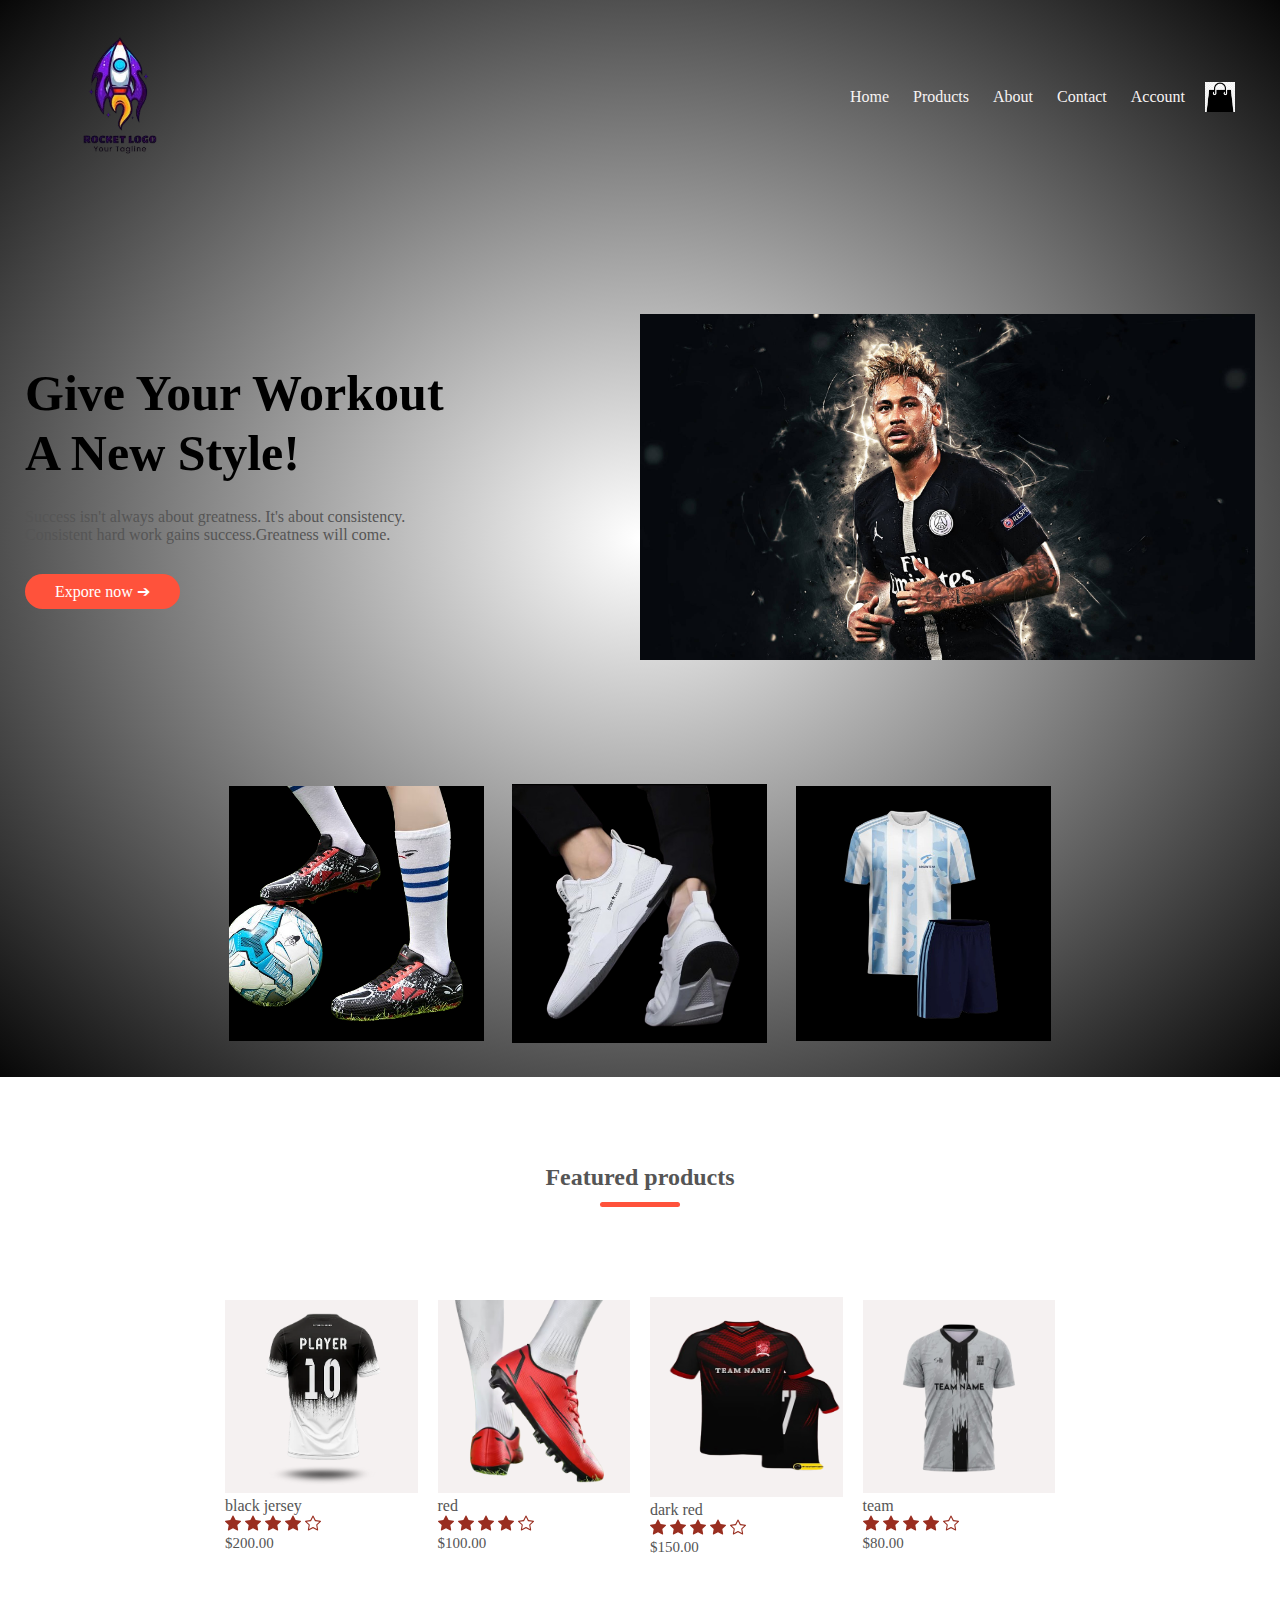
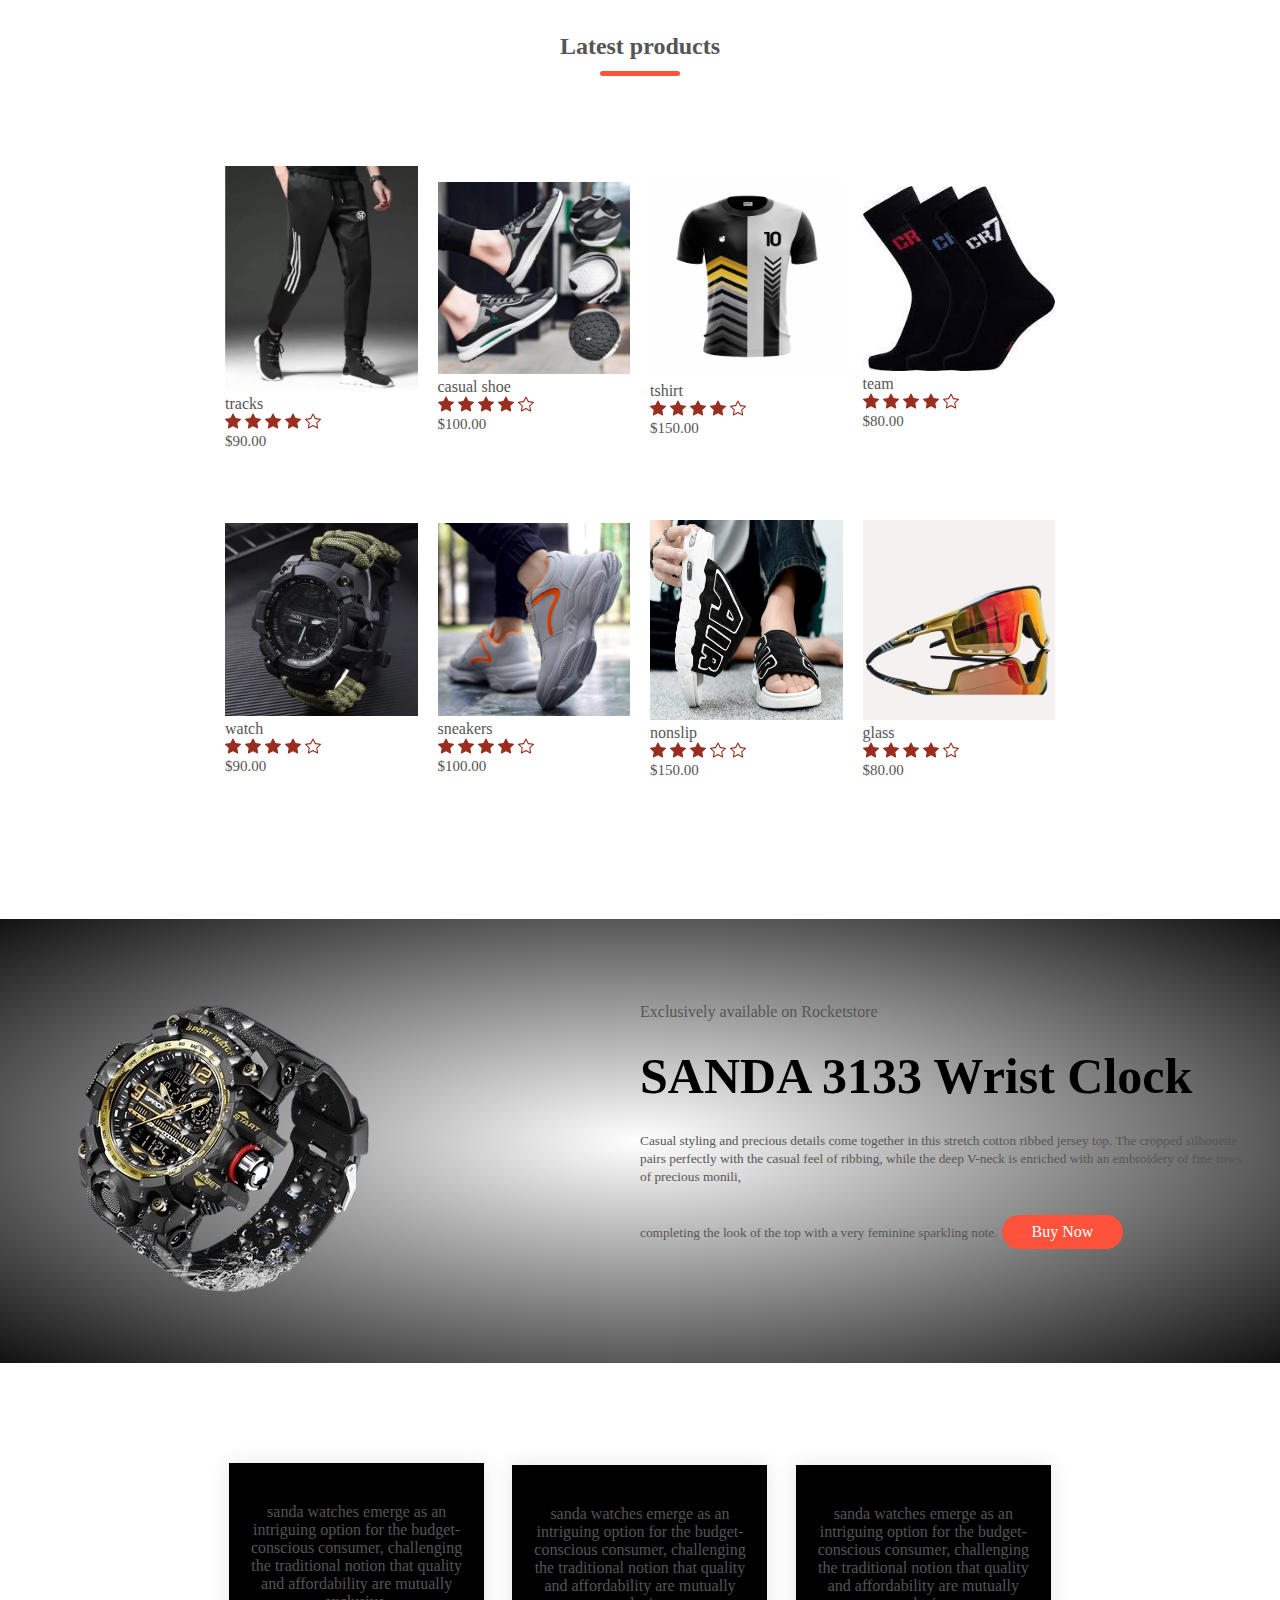
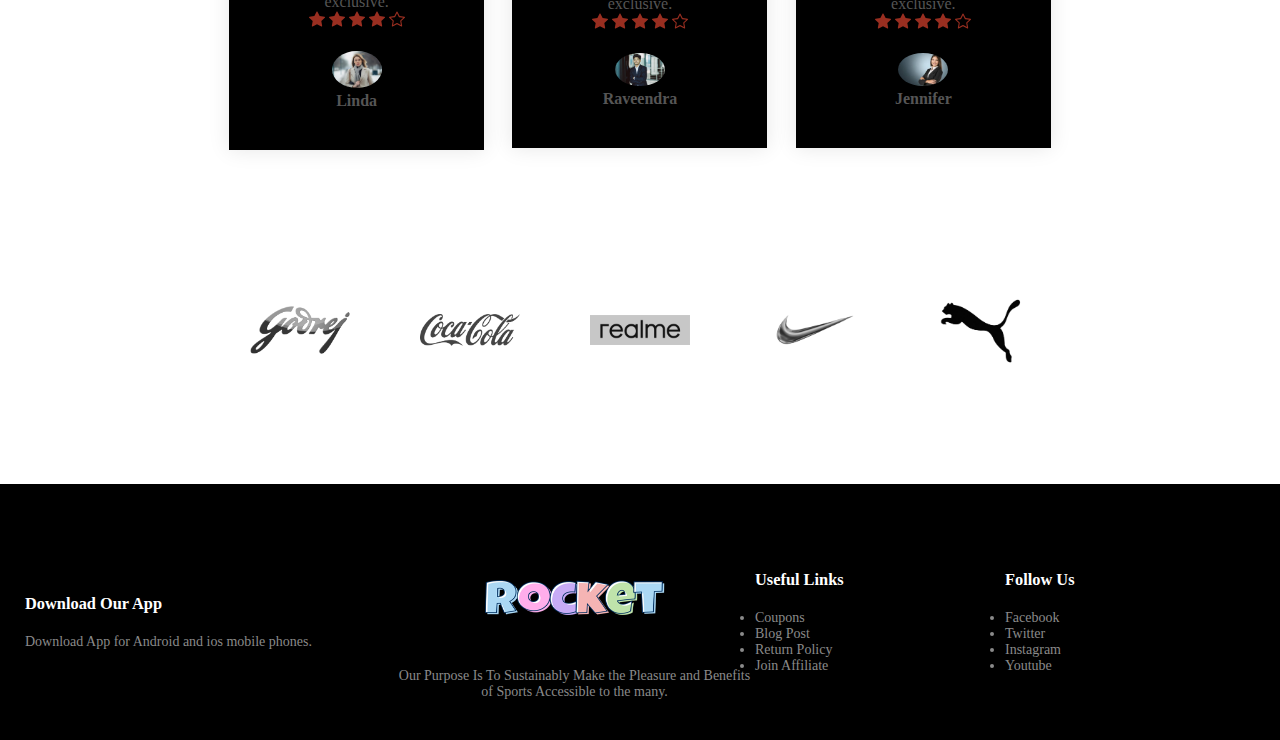
<file: arun sakthi/arunsakthi/index.html>
<!DOCTYPE html>
<html>
    <head>
    <title>Rocket store</title>
    <link rel="stylesheet" href="ecommerance.css ">
    <!--<link rel="stylesheet" href="https://cdnjs.cloudflare.com/ajax/libs/font-awesome/6.7.2/css/all.min.css" integrity="sha512-Evv84Mr4kqVGRNSgIGL/F/aIDqQb7xQ2vcrdIwxfjThSH8CSR7PBEakCr51Ck+w+/U6swU2Im1vVX0SVk9ABhg==" crossorigin="anonymous" referrerpolicy="no-referrer" />
    <link href="https://cdn.jsdelivr.net/npm/bootstrap@5.3.3/dist/css/bootstrap.min.css" rel="stylesheet" integrity="sha384-QWTKZyjpPEjISv5WaRU9OFeRpok6YctnYmDr5pNlyT2bRjXh0JMhjY6hW+ALEwIH" crossorigin="anonymous">
    <script src="https://cdn.jsdelivr.net/npm/bootstrap@5.3.3/dist/js/bootstrap.bundle.min.js" integrity="sha384-YvpcrYf0tY3lHB60NNkmXc5s9fDVZLESaAA55NDzOxhy9GkcIdslK1eN7N6jIeHz" crossorigin="anonymous"></script>-->    </head>
    <body>
        <div class="header">
        <div class="container">
            <div class="navbar">
                <div class="logo">
                   <a href="" ><img src="rocket.png"width="150px" height="150px"></a>
            </div>
            <nav>
                <ul>
                    <li><a href="#">Home</a></li>
                    <li><a href="#">Products</a></li>
                    <li><a href="#">About</a></li>
                    <li><a href="#">Contact</a></li>
                    <li><a href="#">Account</a></li>
                </ul>
            </nav>
            <img src="bag.png" width="30px" height="30px" >
            </div>
             <div class="row">
                <div class="col-2">
                    <h1>Give Your Workout<br> A New Style!</h1>
                    <p>
                        Success isn't always about greatness. It's about consistency.<br> Consistent hard work gains success.Greatness will come.
                    </p>
                    <a href=""class="btn">Expore now &#10132;</a>

                </div>
                <div class="col-2">
                    <img src="neymer.jpg">

                </div>
             </div>   
            </div>

            <!------- featured categories-------->
        <div class="categories">
            <div class="small-container">
                <div class="row">
                    <div class="col-3">
                      <img src="ball.png">
                    </div>
                    <div class="col-3">
                      <img src="shoee.png">
                    </div>
                    <div class="col-3">
                      <img src="shrt.png">
                    </div>
                </div>

            </div>
           
        </div>

    </div>
   <!------- featured products-------->
<div class="small-container">
    <h2 class="title">Featured products</h2>
    <div class="row">
        <div class="col-4">
            <img src="black.webp">
            <h4>black jersey</h4>
            <div class="rating">

                <svg xmlns="http://www.w3.org/2000/svg" width="16" height="16" fill="currentColor" class="bi bi-star-fill" viewBox="0 0 16 16">
                    <path d="M3.612 15.443c-.386.198-.824-.149-.746-.592l.83-4.73L.173 6.765c-.329-.314-.158-.888.283-.95l4.898-.696L7.538.792c.197-.39.73-.39.927 0l2.184 4.327 4.898.696c.441.062.612.636.282.95l-3.522 3.356.83 4.73c.078.443-.36.79-.746.592L8 13.187l-4.389 2.256z"/>
                  </svg>
                  <svg xmlns="http://www.w3.org/2000/svg" width="16" height="16" fill="currentColor" class="bi bi-star-fill" viewBox="0 0 16 16">
                    <path d="M3.612 15.443c-.386.198-.824-.149-.746-.592l.83-4.73L.173 6.765c-.329-.314-.158-.888.283-.95l4.898-.696L7.538.792c.197-.39.73-.39.927 0l2.184 4.327 4.898.696c.441.062.612.636.282.95l-3.522 3.356.83 4.73c.078.443-.36.79-.746.592L8 13.187l-4.389 2.256z"/>
                  </svg>
                  <svg xmlns="http://www.w3.org/2000/svg" width="16" height="16" fill="currentColor" class="bi bi-star-fill" viewBox="0 0 16 16">
                    <path d="M3.612 15.443c-.386.198-.824-.149-.746-.592l.83-4.73L.173 6.765c-.329-.314-.158-.888.283-.95l4.898-.696L7.538.792c.197-.39.73-.39.927 0l2.184 4.327 4.898.696c.441.062.612.636.282.95l-3.522 3.356.83 4.73c.078.443-.36.79-.746.592L8 13.187l-4.389 2.256z"/>
                  </svg>
                  <svg xmlns="http://www.w3.org/2000/svg" width="16" height="16" fill="currentColor" class="bi bi-star-fill" viewBox="0 0 16 16">
                    <path d="M3.612 15.443c-.386.198-.824-.149-.746-.592l.83-4.73L.173 6.765c-.329-.314-.158-.888.283-.95l4.898-.696L7.538.792c.197-.39.73-.39.927 0l2.184 4.327 4.898.696c.441.062.612.636.282.95l-3.522 3.356.83 4.73c.078.443-.36.79-.746.592L8 13.187l-4.389 2.256z"/>
                  </svg>
                  <svg xmlns="http://www.w3.org/2000/svg" width="16" height="16" fill="currentColor" class="bi bi-star" viewBox="0 0 16 16">
                    <path d="M2.866 14.85c-.078.444.36.791.746.593l4.39-2.256 4.389 2.256c.386.198.824-.149.746-.592l-.83-4.73 3.522-3.356c.33-.314.16-.888-.282-.95l-4.898-.696L8.465.792a.513.513 0 0 0-.927 0L5.354 5.12l-4.898.696c-.441.062-.612.636-.283.95l3.523 3.356-.83 4.73zm4.905-2.767-3.686 1.894.694-3.957a.56.56 0 0 0-.163-.505L1.71 6.745l4.052-.576a.53.53 0 0 0 .393-.288L8 2.223l1.847 3.658a.53.53 0 0 0 .393.288l4.052.575-2.906 2.77a.56.56 0 0 0-.163.506l.694 3.957-3.686-1.894a.5.5 0 0 0-.461 0z"/>
                  </svg>

            </div>
            <p>$200.00</p>
        </div>
        <div class="col-4">
            <img src="re.png">
            <h4>red</h4>
            <div class="rating">

                <svg xmlns="http://www.w3.org/2000/svg" width="16" height="16" fill="currentColor" class="bi bi-star-fill" viewBox="0 0 16 16">
                    <path d="M3.612 15.443c-.386.198-.824-.149-.746-.592l.83-4.73L.173 6.765c-.329-.314-.158-.888.283-.95l4.898-.696L7.538.792c.197-.39.73-.39.927 0l2.184 4.327 4.898.696c.441.062.612.636.282.95l-3.522 3.356.83 4.73c.078.443-.36.79-.746.592L8 13.187l-4.389 2.256z"/>
                  </svg>
                  <svg xmlns="http://www.w3.org/2000/svg" width="16" height="16" fill="currentColor" class="bi bi-star-fill" viewBox="0 0 16 16">
                    <path d="M3.612 15.443c-.386.198-.824-.149-.746-.592l.83-4.73L.173 6.765c-.329-.314-.158-.888.283-.95l4.898-.696L7.538.792c.197-.39.73-.39.927 0l2.184 4.327 4.898.696c.441.062.612.636.282.95l-3.522 3.356.83 4.73c.078.443-.36.79-.746.592L8 13.187l-4.389 2.256z"/>
                  </svg>
                  <svg xmlns="http://www.w3.org/2000/svg" width="16" height="16" fill="currentColor" class="bi bi-star-fill" viewBox="0 0 16 16">
                    <path d="M3.612 15.443c-.386.198-.824-.149-.746-.592l.83-4.73L.173 6.765c-.329-.314-.158-.888.283-.95l4.898-.696L7.538.792c.197-.39.73-.39.927 0l2.184 4.327 4.898.696c.441.062.612.636.282.95l-3.522 3.356.83 4.73c.078.443-.36.79-.746.592L8 13.187l-4.389 2.256z"/>
                  </svg>
                  <svg xmlns="http://www.w3.org/2000/svg" width="16" height="16" fill="currentColor" class="bi bi-star-fill" viewBox="0 0 16 16">
                    <path d="M3.612 15.443c-.386.198-.824-.149-.746-.592l.83-4.73L.173 6.765c-.329-.314-.158-.888.283-.95l4.898-.696L7.538.792c.197-.39.73-.39.927 0l2.184 4.327 4.898.696c.441.062.612.636.282.95l-3.522 3.356.83 4.73c.078.443-.36.79-.746.592L8 13.187l-4.389 2.256z"/>
                  </svg>
                  <svg xmlns="http://www.w3.org/2000/svg" width="16" height="16" fill="currentColor" class="bi bi-star" viewBox="0 0 16 16">
                    <path d="M2.866 14.85c-.078.444.36.791.746.593l4.39-2.256 4.389 2.256c.386.198.824-.149.746-.592l-.83-4.73 3.522-3.356c.33-.314.16-.888-.282-.95l-4.898-.696L8.465.792a.513.513 0 0 0-.927 0L5.354 5.12l-4.898.696c-.441.062-.612.636-.283.95l3.523 3.356-.83 4.73zm4.905-2.767-3.686 1.894.694-3.957a.56.56 0 0 0-.163-.505L1.71 6.745l4.052-.576a.53.53 0 0 0 .393-.288L8 2.223l1.847 3.658a.53.53 0 0 0 .393.288l4.052.575-2.906 2.77a.56.56 0 0 0-.163.506l.694 3.957-3.686-1.894a.5.5 0 0 0-.461 0z"/>
                  </svg>

            </div>
            <p>$100.00</p>
       </div>
    <div class="col-4">
        <img src="eee.png"  width="50px"  height="200px" >
        <h4>dark red</h4>
        <div class="rating">

            <svg xmlns="http://www.w3.org/2000/svg" width="16" height="16" fill="currentColor" class="bi bi-star-fill" viewBox="0 0 16 16">
                <path d="M3.612 15.443c-.386.198-.824-.149-.746-.592l.83-4.73L.173 6.765c-.329-.314-.158-.888.283-.95l4.898-.696L7.538.792c.197-.39.73-.39.927 0l2.184 4.327 4.898.696c.441.062.612.636.282.95l-3.522 3.356.83 4.73c.078.443-.36.79-.746.592L8 13.187l-4.389 2.256z"/>
              </svg>
              <svg xmlns="http://www.w3.org/2000/svg" width="16" height="16" fill="currentColor" class="bi bi-star-fill" viewBox="0 0 16 16">
                <path d="M3.612 15.443c-.386.198-.824-.149-.746-.592l.83-4.73L.173 6.765c-.329-.314-.158-.888.283-.95l4.898-.696L7.538.792c.197-.39.73-.39.927 0l2.184 4.327 4.898.696c.441.062.612.636.282.95l-3.522 3.356.83 4.73c.078.443-.36.79-.746.592L8 13.187l-4.389 2.256z"/>
              </svg>
              <svg xmlns="http://www.w3.org/2000/svg" width="16" height="16" fill="currentColor" class="bi bi-star-fill" viewBox="0 0 16 16">
                <path d="M3.612 15.443c-.386.198-.824-.149-.746-.592l.83-4.73L.173 6.765c-.329-.314-.158-.888.283-.95l4.898-.696L7.538.792c.197-.39.73-.39.927 0l2.184 4.327 4.898.696c.441.062.612.636.282.95l-3.522 3.356.83 4.73c.078.443-.36.79-.746.592L8 13.187l-4.389 2.256z"/>
              </svg>
              <svg xmlns="http://www.w3.org/2000/svg" width="16" height="16" fill="currentColor" class="bi bi-star-fill" viewBox="0 0 16 16">
                <path d="M3.612 15.443c-.386.198-.824-.149-.746-.592l.83-4.73L.173 6.765c-.329-.314-.158-.888.283-.95l4.898-.696L7.538.792c.197-.39.73-.39.927 0l2.184 4.327 4.898.696c.441.062.612.636.282.95l-3.522 3.356.83 4.73c.078.443-.36.79-.746.592L8 13.187l-4.389 2.256z"/>
              </svg>
              <svg xmlns="http://www.w3.org/2000/svg" width="16" height="16" fill="currentColor" class="bi bi-star" viewBox="0 0 16 16">
                <path d="M2.866 14.85c-.078.444.36.791.746.593l4.39-2.256 4.389 2.256c.386.198.824-.149.746-.592l-.83-4.73 3.522-3.356c.33-.314.16-.888-.282-.95l-4.898-.696L8.465.792a.513.513 0 0 0-.927 0L5.354 5.12l-4.898.696c-.441.062-.612.636-.283.95l3.523 3.356-.83 4.73zm4.905-2.767-3.686 1.894.694-3.957a.56.56 0 0 0-.163-.505L1.71 6.745l4.052-.576a.53.53 0 0 0 .393-.288L8 2.223l1.847 3.658a.53.53 0 0 0 .393.288l4.052.575-2.906 2.77a.56.56 0 0 0-.163.506l.694 3.957-3.686-1.894a.5.5 0 0 0-.461 0z"/>
              </svg>

        </div>
        <p>$150.00</p>
    </div>
   <div class="col-4">
    <img src="teamm.png">
    <h4>team</h4>
    <div class="rating">

        <svg xmlns="http://www.w3.org/2000/svg" width="16" height="16" fill="currentColor" class="bi bi-star-fill" viewBox="0 0 16 16">
            <path d="M3.612 15.443c-.386.198-.824-.149-.746-.592l.83-4.73L.173 6.765c-.329-.314-.158-.888.283-.95l4.898-.696L7.538.792c.197-.39.73-.39.927 0l2.184 4.327 4.898.696c.441.062.612.636.282.95l-3.522 3.356.83 4.73c.078.443-.36.79-.746.592L8 13.187l-4.389 2.256z"/>
          </svg>
          <svg xmlns="http://www.w3.org/2000/svg" width="16" height="16" fill="currentColor" class="bi bi-star-fill" viewBox="0 0 16 16">
            <path d="M3.612 15.443c-.386.198-.824-.149-.746-.592l.83-4.73L.173 6.765c-.329-.314-.158-.888.283-.95l4.898-.696L7.538.792c.197-.39.73-.39.927 0l2.184 4.327 4.898.696c.441.062.612.636.282.95l-3.522 3.356.83 4.73c.078.443-.36.79-.746.592L8 13.187l-4.389 2.256z"/>
          </svg>
          <svg xmlns="http://www.w3.org/2000/svg" width="16" height="16" fill="currentColor" class="bi bi-star-fill" viewBox="0 0 16 16">
            <path d="M3.612 15.443c-.386.198-.824-.149-.746-.592l.83-4.73L.173 6.765c-.329-.314-.158-.888.283-.95l4.898-.696L7.538.792c.197-.39.73-.39.927 0l2.184 4.327 4.898.696c.441.062.612.636.282.95l-3.522 3.356.83 4.73c.078.443-.36.79-.746.592L8 13.187l-4.389 2.256z"/>
          </svg>
          <svg xmlns="http://www.w3.org/2000/svg" width="16" height="16" fill="currentColor" class="bi bi-star-fill" viewBox="0 0 16 16">
            <path d="M3.612 15.443c-.386.198-.824-.149-.746-.592l.83-4.73L.173 6.765c-.329-.314-.158-.888.283-.95l4.898-.696L7.538.792c.197-.39.73-.39.927 0l2.184 4.327 4.898.696c.441.062.612.636.282.95l-3.522 3.356.83 4.73c.078.443-.36.79-.746.592L8 13.187l-4.389 2.256z"/>
          </svg>
          <svg xmlns="http://www.w3.org/2000/svg" width="16" height="16" fill="currentColor" class="bi bi-star" viewBox="0 0 16 16">
            <path d="M2.866 14.85c-.078.444.36.791.746.593l4.39-2.256 4.389 2.256c.386.198.824-.149.746-.592l-.83-4.73 3.522-3.356c.33-.314.16-.888-.282-.95l-4.898-.696L8.465.792a.513.513 0 0 0-.927 0L5.354 5.12l-4.898.696c-.441.062-.612.636-.283.95l3.523 3.356-.83 4.73zm4.905-2.767-3.686 1.894.694-3.957a.56.56 0 0 0-.163-.505L1.71 6.745l4.052-.576a.53.53 0 0 0 .393-.288L8 2.223l1.847 3.658a.53.53 0 0 0 .393.288l4.052.575-2.906 2.77a.56.56 0 0 0-.163.506l.694 3.957-3.686-1.894a.5.5 0 0 0-.461 0z"/>
          </svg>

    </div>
    <p>$80.00</p>
    </div>
    </div>
    <h2 class="title">Latest products</h2>
    <div class="row">
      <div class="col-4">
          <img src="tracks.webp">
          <h4>tracks</h4>
          <div class="rating">

              <svg xmlns="http://www.w3.org/2000/svg" width="16" height="16" fill="currentColor" class="bi bi-star-fill" viewBox="0 0 16 16">
                  <path d="M3.612 15.443c-.386.198-.824-.149-.746-.592l.83-4.73L.173 6.765c-.329-.314-.158-.888.283-.95l4.898-.696L7.538.792c.197-.39.73-.39.927 0l2.184 4.327 4.898.696c.441.062.612.636.282.95l-3.522 3.356.83 4.73c.078.443-.36.79-.746.592L8 13.187l-4.389 2.256z"/>
                </svg>
                <svg xmlns="http://www.w3.org/2000/svg" width="16" height="16" fill="currentColor" class="bi bi-star-fill" viewBox="0 0 16 16">
                  <path d="M3.612 15.443c-.386.198-.824-.149-.746-.592l.83-4.73L.173 6.765c-.329-.314-.158-.888.283-.95l4.898-.696L7.538.792c.197-.39.73-.39.927 0l2.184 4.327 4.898.696c.441.062.612.636.282.95l-3.522 3.356.83 4.73c.078.443-.36.79-.746.592L8 13.187l-4.389 2.256z"/>
                </svg>
                <svg xmlns="http://www.w3.org/2000/svg" width="16" height="16" fill="currentColor" class="bi bi-star-fill" viewBox="0 0 16 16">
                  <path d="M3.612 15.443c-.386.198-.824-.149-.746-.592l.83-4.73L.173 6.765c-.329-.314-.158-.888.283-.95l4.898-.696L7.538.792c.197-.39.73-.39.927 0l2.184 4.327 4.898.696c.441.062.612.636.282.95l-3.522 3.356.83 4.73c.078.443-.36.79-.746.592L8 13.187l-4.389 2.256z"/>
                </svg>
                <svg xmlns="http://www.w3.org/2000/svg" width="16" height="16" fill="currentColor" class="bi bi-star-fill" viewBox="0 0 16 16">
                  <path d="M3.612 15.443c-.386.198-.824-.149-.746-.592l.83-4.73L.173 6.765c-.329-.314-.158-.888.283-.95l4.898-.696L7.538.792c.197-.39.73-.39.927 0l2.184 4.327 4.898.696c.441.062.612.636.282.95l-3.522 3.356.83 4.73c.078.443-.36.79-.746.592L8 13.187l-4.389 2.256z"/>
                </svg>
                <svg xmlns="http://www.w3.org/2000/svg" width="16" height="16" fill="currentColor" class="bi bi-star" viewBox="0 0 16 16">
                  <path d="M2.866 14.85c-.078.444.36.791.746.593l4.39-2.256 4.389 2.256c.386.198.824-.149.746-.592l-.83-4.73 3.522-3.356c.33-.314.16-.888-.282-.95l-4.898-.696L8.465.792a.513.513 0 0 0-.927 0L5.354 5.12l-4.898.696c-.441.062-.612.636-.283.95l3.523 3.356-.83 4.73zm4.905-2.767-3.686 1.894.694-3.957a.56.56 0 0 0-.163-.505L1.71 6.745l4.052-.576a.53.53 0 0 0 .393-.288L8 2.223l1.847 3.658a.53.53 0 0 0 .393.288l4.052.575-2.906 2.77a.56.56 0 0 0-.163.506l.694 3.957-3.686-1.894a.5.5 0 0 0-.461 0z"/>
                </svg>

          </div>
          <p>$90.00</p>
      </div>
      <div class="col-4">
          <img src="casuals.webp">
          <h4>casual shoe</h4>
          <div class="rating">

              <svg xmlns="http://www.w3.org/2000/svg" width="16" height="16" fill="currentColor" class="bi bi-star-fill" viewBox="0 0 16 16">
                  <path d="M3.612 15.443c-.386.198-.824-.149-.746-.592l.83-4.73L.173 6.765c-.329-.314-.158-.888.283-.95l4.898-.696L7.538.792c.197-.39.73-.39.927 0l2.184 4.327 4.898.696c.441.062.612.636.282.95l-3.522 3.356.83 4.73c.078.443-.36.79-.746.592L8 13.187l-4.389 2.256z"/>
                </svg>
                <svg xmlns="http://www.w3.org/2000/svg" width="16" height="16" fill="currentColor" class="bi bi-star-fill" viewBox="0 0 16 16">
                  <path d="M3.612 15.443c-.386.198-.824-.149-.746-.592l.83-4.73L.173 6.765c-.329-.314-.158-.888.283-.95l4.898-.696L7.538.792c.197-.39.73-.39.927 0l2.184 4.327 4.898.696c.441.062.612.636.282.95l-3.522 3.356.83 4.73c.078.443-.36.79-.746.592L8 13.187l-4.389 2.256z"/>
                </svg>
                <svg xmlns="http://www.w3.org/2000/svg" width="16" height="16" fill="currentColor" class="bi bi-star-fill" viewBox="0 0 16 16">
                  <path d="M3.612 15.443c-.386.198-.824-.149-.746-.592l.83-4.73L.173 6.765c-.329-.314-.158-.888.283-.95l4.898-.696L7.538.792c.197-.39.73-.39.927 0l2.184 4.327 4.898.696c.441.062.612.636.282.95l-3.522 3.356.83 4.73c.078.443-.36.79-.746.592L8 13.187l-4.389 2.256z"/>
                </svg>
                <svg xmlns="http://www.w3.org/2000/svg" width="16" height="16" fill="currentColor" class="bi bi-star-fill" viewBox="0 0 16 16">
                  <path d="M3.612 15.443c-.386.198-.824-.149-.746-.592l.83-4.73L.173 6.765c-.329-.314-.158-.888.283-.95l4.898-.696L7.538.792c.197-.39.73-.39.927 0l2.184 4.327 4.898.696c.441.062.612.636.282.95l-3.522 3.356.83 4.73c.078.443-.36.79-.746.592L8 13.187l-4.389 2.256z"/>
                </svg>
                <svg xmlns="http://www.w3.org/2000/svg" width="16" height="16" fill="currentColor" class="bi bi-star" viewBox="0 0 16 16">
                  <path d="M2.866 14.85c-.078.444.36.791.746.593l4.39-2.256 4.389 2.256c.386.198.824-.149.746-.592l-.83-4.73 3.522-3.356c.33-.314.16-.888-.282-.95l-4.898-.696L8.465.792a.513.513 0 0 0-.927 0L5.354 5.12l-4.898.696c-.441.062-.612.636-.283.95l3.523 3.356-.83 4.73zm4.905-2.767-3.686 1.894.694-3.957a.56.56 0 0 0-.163-.505L1.71 6.745l4.052-.576a.53.53 0 0 0 .393-.288L8 2.223l1.847 3.658a.53.53 0 0 0 .393.288l4.052.575-2.906 2.77a.56.56 0 0 0-.163.506l.694 3.957-3.686-1.894a.5.5 0 0 0-.461 0z"/>
                </svg>

          </div>
          <p>$100.00</p>
  </div>
  <div class="col-4">
      <img src="aaa.webp"  width="50px"  height="200px" >
      <h4>tshirt</h4>
      <div class="rating">

          <svg xmlns="http://www.w3.org/2000/svg" width="16" height="16" fill="currentColor" class="bi bi-star-fill" viewBox="0 0 16 16">
              <path d="M3.612 15.443c-.386.198-.824-.149-.746-.592l.83-4.73L.173 6.765c-.329-.314-.158-.888.283-.95l4.898-.696L7.538.792c.197-.39.73-.39.927 0l2.184 4.327 4.898.696c.441.062.612.636.282.95l-3.522 3.356.83 4.73c.078.443-.36.79-.746.592L8 13.187l-4.389 2.256z"/>
            </svg>
            <svg xmlns="http://www.w3.org/2000/svg" width="16" height="16" fill="currentColor" class="bi bi-star-fill" viewBox="0 0 16 16">
              <path d="M3.612 15.443c-.386.198-.824-.149-.746-.592l.83-4.73L.173 6.765c-.329-.314-.158-.888.283-.95l4.898-.696L7.538.792c.197-.39.73-.39.927 0l2.184 4.327 4.898.696c.441.062.612.636.282.95l-3.522 3.356.83 4.73c.078.443-.36.79-.746.592L8 13.187l-4.389 2.256z"/>
            </svg>
            <svg xmlns="http://www.w3.org/2000/svg" width="16" height="16" fill="currentColor" class="bi bi-star-fill" viewBox="0 0 16 16">
              <path d="M3.612 15.443c-.386.198-.824-.149-.746-.592l.83-4.73L.173 6.765c-.329-.314-.158-.888.283-.95l4.898-.696L7.538.792c.197-.39.73-.39.927 0l2.184 4.327 4.898.696c.441.062.612.636.282.95l-3.522 3.356.83 4.73c.078.443-.36.79-.746.592L8 13.187l-4.389 2.256z"/>
            </svg>
            <svg xmlns="http://www.w3.org/2000/svg" width="16" height="16" fill="currentColor" class="bi bi-star-fill" viewBox="0 0 16 16">
              <path d="M3.612 15.443c-.386.198-.824-.149-.746-.592l.83-4.73L.173 6.765c-.329-.314-.158-.888.283-.95l4.898-.696L7.538.792c.197-.39.73-.39.927 0l2.184 4.327 4.898.696c.441.062.612.636.282.95l-3.522 3.356.83 4.73c.078.443-.36.79-.746.592L8 13.187l-4.389 2.256z"/>
            </svg>
            <svg xmlns="http://www.w3.org/2000/svg" width="16" height="16" fill="currentColor" class="bi bi-star" viewBox="0 0 16 16">
              <path d="M2.866 14.85c-.078.444.36.791.746.593l4.39-2.256 4.389 2.256c.386.198.824-.149.746-.592l-.83-4.73 3.522-3.356c.33-.314.16-.888-.282-.95l-4.898-.696L8.465.792a.513.513 0 0 0-.927 0L5.354 5.12l-4.898.696c-.441.062-.612.636-.283.95l3.523 3.356-.83 4.73zm4.905-2.767-3.686 1.894.694-3.957a.56.56 0 0 0-.163-.505L1.71 6.745l4.052-.576a.53.53 0 0 0 .393-.288L8 2.223l1.847 3.658a.53.53 0 0 0 .393.288l4.052.575-2.906 2.77a.56.56 0 0 0-.163.506l.694 3.957-3.686-1.894a.5.5 0 0 0-.461 0z"/>
            </svg>

      </div>
      <p>$150.00</p>
 </div>
 <div class="col-4">
  <img src="socks.jpeg">
  <h4>team</h4>
  <div class="rating">

      <svg xmlns="http://www.w3.org/2000/svg" width="16" height="16" fill="currentColor" class="bi bi-star-fill" viewBox="0 0 16 16">
          <path d="M3.612 15.443c-.386.198-.824-.149-.746-.592l.83-4.73L.173 6.765c-.329-.314-.158-.888.283-.95l4.898-.696L7.538.792c.197-.39.73-.39.927 0l2.184 4.327 4.898.696c.441.062.612.636.282.95l-3.522 3.356.83 4.73c.078.443-.36.79-.746.592L8 13.187l-4.389 2.256z"/>
        </svg>
        <svg xmlns="http://www.w3.org/2000/svg" width="16" height="16" fill="currentColor" class="bi bi-star-fill" viewBox="0 0 16 16">
          <path d="M3.612 15.443c-.386.198-.824-.149-.746-.592l.83-4.73L.173 6.765c-.329-.314-.158-.888.283-.95l4.898-.696L7.538.792c.197-.39.73-.39.927 0l2.184 4.327 4.898.696c.441.062.612.636.282.95l-3.522 3.356.83 4.73c.078.443-.36.79-.746.592L8 13.187l-4.389 2.256z"/>
        </svg>
        <svg xmlns="http://www.w3.org/2000/svg" width="16" height="16" fill="currentColor" class="bi bi-star-fill" viewBox="0 0 16 16">
          <path d="M3.612 15.443c-.386.198-.824-.149-.746-.592l.83-4.73L.173 6.765c-.329-.314-.158-.888.283-.95l4.898-.696L7.538.792c.197-.39.73-.39.927 0l2.184 4.327 4.898.696c.441.062.612.636.282.95l-3.522 3.356.83 4.73c.078.443-.36.79-.746.592L8 13.187l-4.389 2.256z"/>
        </svg>
        <svg xmlns="http://www.w3.org/2000/svg" width="16" height="16" fill="currentColor" class="bi bi-star-fill" viewBox="0 0 16 16">
          <path d="M3.612 15.443c-.386.198-.824-.149-.746-.592l.83-4.73L.173 6.765c-.329-.314-.158-.888.283-.95l4.898-.696L7.538.792c.197-.39.73-.39.927 0l2.184 4.327 4.898.696c.441.062.612.636.282.95l-3.522 3.356.83 4.73c.078.443-.36.79-.746.592L8 13.187l-4.389 2.256z"/>
        </svg>
        <svg xmlns="http://www.w3.org/2000/svg" width="16" height="16" fill="currentColor" class="bi bi-star" viewBox="0 0 16 16">
          <path d="M2.866 14.85c-.078.444.36.791.746.593l4.39-2.256 4.389 2.256c.386.198.824-.149.746-.592l-.83-4.73 3.522-3.356c.33-.314.16-.888-.282-.95l-4.898-.696L8.465.792a.513.513 0 0 0-.927 0L5.354 5.12l-4.898.696c-.441.062-.612.636-.283.95l3.523 3.356-.83 4.73zm4.905-2.767-3.686 1.894.694-3.957a.56.56 0 0 0-.163-.505L1.71 6.745l4.052-.576a.53.53 0 0 0 .393-.288L8 2.223l1.847 3.658a.53.53 0 0 0 .393.288l4.052.575-2.906 2.77a.56.56 0 0 0-.163.506l.694 3.957-3.686-1.894a.5.5 0 0 0-.461 0z"/>
        </svg>

  </div>
  <p>$80.00</p>
  </div>
    </div>
    <div class="row">
      <div class="col-4">
          <img src="watch.webp">
          <h4>watch</h4>
          <div class="rating">
  
              <svg xmlns="http://www.w3.org/2000/svg" width="16" height="16" fill="currentColor" class="bi bi-star-fill" viewBox="0 0 16 16">
                  <path d="M3.612 15.443c-.386.198-.824-.149-.746-.592l.83-4.73L.173 6.765c-.329-.314-.158-.888.283-.95l4.898-.696L7.538.792c.197-.39.73-.39.927 0l2.184 4.327 4.898.696c.441.062.612.636.282.95l-3.522 3.356.83 4.73c.078.443-.36.79-.746.592L8 13.187l-4.389 2.256z"/>
                </svg>
                <svg xmlns="http://www.w3.org/2000/svg" width="16" height="16" fill="currentColor" class="bi bi-star-fill" viewBox="0 0 16 16">
                  <path d="M3.612 15.443c-.386.198-.824-.149-.746-.592l.83-4.73L.173 6.765c-.329-.314-.158-.888.283-.95l4.898-.696L7.538.792c.197-.39.73-.39.927 0l2.184 4.327 4.898.696c.441.062.612.636.282.95l-3.522 3.356.83 4.73c.078.443-.36.79-.746.592L8 13.187l-4.389 2.256z"/>
                </svg>
                <svg xmlns="http://www.w3.org/2000/svg" width="16" height="16" fill="currentColor" class="bi bi-star-fill" viewBox="0 0 16 16">
                  <path d="M3.612 15.443c-.386.198-.824-.149-.746-.592l.83-4.73L.173 6.765c-.329-.314-.158-.888.283-.95l4.898-.696L7.538.792c.197-.39.73-.39.927 0l2.184 4.327 4.898.696c.441.062.612.636.282.95l-3.522 3.356.83 4.73c.078.443-.36.79-.746.592L8 13.187l-4.389 2.256z"/>
                </svg>
                <svg xmlns="http://www.w3.org/2000/svg" width="16" height="16" fill="currentColor" class="bi bi-star-fill" viewBox="0 0 16 16">
                  <path d="M3.612 15.443c-.386.198-.824-.149-.746-.592l.83-4.73L.173 6.765c-.329-.314-.158-.888.283-.95l4.898-.696L7.538.792c.197-.39.73-.39.927 0l2.184 4.327 4.898.696c.441.062.612.636.282.95l-3.522 3.356.83 4.73c.078.443-.36.79-.746.592L8 13.187l-4.389 2.256z"/>
                </svg>
                <svg xmlns="http://www.w3.org/2000/svg" width="16" height="16" fill="currentColor" class="bi bi-star" viewBox="0 0 16 16">
                  <path d="M2.866 14.85c-.078.444.36.791.746.593l4.39-2.256 4.389 2.256c.386.198.824-.149.746-.592l-.83-4.73 3.522-3.356c.33-.314.16-.888-.282-.95l-4.898-.696L8.465.792a.513.513 0 0 0-.927 0L5.354 5.12l-4.898.696c-.441.062-.612.636-.283.95l3.523 3.356-.83 4.73zm4.905-2.767-3.686 1.894.694-3.957a.56.56 0 0 0-.163-.505L1.71 6.745l4.052-.576a.53.53 0 0 0 .393-.288L8 2.223l1.847 3.658a.53.53 0 0 0 .393.288l4.052.575-2.906 2.77a.56.56 0 0 0-.163.506l.694 3.957-3.686-1.894a.5.5 0 0 0-.461 0z"/>
                </svg>
  
          </div>
          <p>$90.00</p>
      </div>
      <div class="col-4">
          <img src="shoeee.webp">
          <h4>sneakers</h4>
          <div class="rating">
  
              <svg xmlns="http://www.w3.org/2000/svg" width="16" height="16" fill="currentColor" class="bi bi-star-fill" viewBox="0 0 16 16">
                  <path d="M3.612 15.443c-.386.198-.824-.149-.746-.592l.83-4.73L.173 6.765c-.329-.314-.158-.888.283-.95l4.898-.696L7.538.792c.197-.39.73-.39.927 0l2.184 4.327 4.898.696c.441.062.612.636.282.95l-3.522 3.356.83 4.73c.078.443-.36.79-.746.592L8 13.187l-4.389 2.256z"/>
                </svg>
                <svg xmlns="http://www.w3.org/2000/svg" width="16" height="16" fill="currentColor" class="bi bi-star-fill" viewBox="0 0 16 16">
                  <path d="M3.612 15.443c-.386.198-.824-.149-.746-.592l.83-4.73L.173 6.765c-.329-.314-.158-.888.283-.95l4.898-.696L7.538.792c.197-.39.73-.39.927 0l2.184 4.327 4.898.696c.441.062.612.636.282.95l-3.522 3.356.83 4.73c.078.443-.36.79-.746.592L8 13.187l-4.389 2.256z"/>
                </svg>
                <svg xmlns="http://www.w3.org/2000/svg" width="16" height="16" fill="currentColor" class="bi bi-star-fill" viewBox="0 0 16 16">
                  <path d="M3.612 15.443c-.386.198-.824-.149-.746-.592l.83-4.73L.173 6.765c-.329-.314-.158-.888.283-.95l4.898-.696L7.538.792c.197-.39.73-.39.927 0l2.184 4.327 4.898.696c.441.062.612.636.282.95l-3.522 3.356.83 4.73c.078.443-.36.79-.746.592L8 13.187l-4.389 2.256z"/>
                </svg>
                <svg xmlns="http://www.w3.org/2000/svg" width="16" height="16" fill="currentColor" class="bi bi-star-fill" viewBox="0 0 16 16">
                  <path d="M3.612 15.443c-.386.198-.824-.149-.746-.592l.83-4.73L.173 6.765c-.329-.314-.158-.888.283-.95l4.898-.696L7.538.792c.197-.39.73-.39.927 0l2.184 4.327 4.898.696c.441.062.612.636.282.95l-3.522 3.356.83 4.73c.078.443-.36.79-.746.592L8 13.187l-4.389 2.256z"/>
                </svg>
                <svg xmlns="http://www.w3.org/2000/svg" width="16" height="16" fill="currentColor" class="bi bi-star" viewBox="0 0 16 16">
                  <path d="M2.866 14.85c-.078.444.36.791.746.593l4.39-2.256 4.389 2.256c.386.198.824-.149.746-.592l-.83-4.73 3.522-3.356c.33-.314.16-.888-.282-.95l-4.898-.696L8.465.792a.513.513 0 0 0-.927 0L5.354 5.12l-4.898.696c-.441.062-.612.636-.283.95l3.523 3.356-.83 4.73zm4.905-2.767-3.686 1.894.694-3.957a.56.56 0 0 0-.163-.505L1.71 6.745l4.052-.576a.53.53 0 0 0 .393-.288L8 2.223l1.847 3.658a.53.53 0 0 0 .393.288l4.052.575-2.906 2.77a.56.56 0 0 0-.163.506l.694 3.957-3.686-1.894a.5.5 0 0 0-.461 0z"/>
                </svg>
  
          </div>
          <p>$100.00</p>
  </div>
  <div class="col-4">
      <img src="SLIPP.jpg"  width="50px"  height="200px" >
      <h4>nonslip</h4>
      <div class="rating">
  
          <svg xmlns="http://www.w3.org/2000/svg" width="16" height="16" fill="currentColor" class="bi bi-star-fill" viewBox="0 0 16 16">
              <path d="M3.612 15.443c-.386.198-.824-.149-.746-.592l.83-4.73L.173 6.765c-.329-.314-.158-.888.283-.95l4.898-.696L7.538.792c.197-.39.73-.39.927 0l2.184 4.327 4.898.696c.441.062.612.636.282.95l-3.522 3.356.83 4.73c.078.443-.36.79-.746.592L8 13.187l-4.389 2.256z"/>
            </svg>
            <svg xmlns="http://www.w3.org/2000/svg" width="16" height="16" fill="currentColor" class="bi bi-star-fill" viewBox="0 0 16 16">
              <path d="M3.612 15.443c-.386.198-.824-.149-.746-.592l.83-4.73L.173 6.765c-.329-.314-.158-.888.283-.95l4.898-.696L7.538.792c.197-.39.73-.39.927 0l2.184 4.327 4.898.696c.441.062.612.636.282.95l-3.522 3.356.83 4.73c.078.443-.36.79-.746.592L8 13.187l-4.389 2.256z"/>
            </svg>
            <svg xmlns="http://www.w3.org/2000/svg" width="16" height="16" fill="currentColor" class="bi bi-star-fill" viewBox="0 0 16 16">
              <path d="M3.612 15.443c-.386.198-.824-.149-.746-.592l.83-4.73L.173 6.765c-.329-.314-.158-.888.283-.95l4.898-.696L7.538.792c.197-.39.73-.39.927 0l2.184 4.327 4.898.696c.441.062.612.636.282.95l-3.522 3.356.83 4.73c.078.443-.36.79-.746.592L8 13.187l-4.389 2.256z"/>
            </svg>
            <svg xmlns="http://www.w3.org/2000/svg" width="16" height="16" fill="currentColor" class="bi bi-star" viewBox="0 0 16 16">
              <path d="M2.866 14.85c-.078.444.36.791.746.593l4.39-2.256 4.389 2.256c.386.198.824-.149.746-.592l-.83-4.73 3.522-3.356c.33-.314.16-.888-.282-.95l-4.898-.696L8.465.792a.513.513 0 0 0-.927 0L5.354 5.12l-4.898.696c-.441.062-.612.636-.283.95l3.523 3.356-.83 4.73zm4.905-2.767-3.686 1.894.694-3.957a.56.56 0 0 0-.163-.505L1.71 6.745l4.052-.576a.53.53 0 0 0 .393-.288L8 2.223l1.847 3.658a.53.53 0 0 0 .393.288l4.052.575-2.906 2.77a.56.56 0 0 0-.163.506l.694 3.957-3.686-1.894a.5.5 0 0 0-.461 0z"/>
            </svg>
            
            <svg xmlns="http://www.w3.org/2000/svg" width="16" height="16" fill="currentColor" class="bi bi-star" viewBox="0 0 16 16">
              <path d="M2.866 14.85c-.078.444.36.791.746.593l4.39-2.256 4.389 2.256c.386.198.824-.149.746-.592l-.83-4.73 3.522-3.356c.33-.314.16-.888-.282-.95l-4.898-.696L8.465.792a.513.513 0 0 0-.927 0L5.354 5.12l-4.898.696c-.441.062-.612.636-.283.95l3.523 3.356-.83 4.73zm4.905-2.767-3.686 1.894.694-3.957a.56.56 0 0 0-.163-.505L1.71 6.745l4.052-.576a.53.53 0 0 0 .393-.288L8 2.223l1.847 3.658a.53.53 0 0 0 .393.288l4.052.575-2.906 2.77a.56.56 0 0 0-.163.506l.694 3.957-3.686-1.894a.5.5 0 0 0-.461 0z"/>
            </svg>
  
      </div>
      <p>$150.00</p>
  </div>
  <div class="col-4">
  <img src="coolers.png" width="50px"  height="200px">
  <h4>glass</h4>
  <div class="rating">
  
      <svg xmlns="http://www.w3.org/2000/svg" width="16" height="16" fill="currentColor" class="bi bi-star-fill" viewBox="0 0 16 16">
          <path d="M3.612 15.443c-.386.198-.824-.149-.746-.592l.83-4.73L.173 6.765c-.329-.314-.158-.888.283-.95l4.898-.696L7.538.792c.197-.39.73-.39.927 0l2.184 4.327 4.898.696c.441.062.612.636.282.95l-3.522 3.356.83 4.73c.078.443-.36.79-.746.592L8 13.187l-4.389 2.256z"/>
        </svg>
        <svg xmlns="http://www.w3.org/2000/svg" width="16" height="16" fill="currentColor" class="bi bi-star-fill" viewBox="0 0 16 16">
          <path d="M3.612 15.443c-.386.198-.824-.149-.746-.592l.83-4.73L.173 6.765c-.329-.314-.158-.888.283-.95l4.898-.696L7.538.792c.197-.39.73-.39.927 0l2.184 4.327 4.898.696c.441.062.612.636.282.95l-3.522 3.356.83 4.73c.078.443-.36.79-.746.592L8 13.187l-4.389 2.256z"/>
        </svg>
        <svg xmlns="http://www.w3.org/2000/svg" width="16" height="16" fill="currentColor" class="bi bi-star-fill" viewBox="0 0 16 16">
          <path d="M3.612 15.443c-.386.198-.824-.149-.746-.592l.83-4.73L.173 6.765c-.329-.314-.158-.888.283-.95l4.898-.696L7.538.792c.197-.39.73-.39.927 0l2.184 4.327 4.898.696c.441.062.612.636.282.95l-3.522 3.356.83 4.73c.078.443-.36.79-.746.592L8 13.187l-4.389 2.256z"/>
        </svg>
        <svg xmlns="http://www.w3.org/2000/svg" width="16" height="16" fill="currentColor" class="bi bi-star-fill" viewBox="0 0 16 16">
          <path d="M3.612 15.443c-.386.198-.824-.149-.746-.592l.83-4.73L.173 6.765c-.329-.314-.158-.888.283-.95l4.898-.696L7.538.792c.197-.39.73-.39.927 0l2.184 4.327 4.898.696c.441.062.612.636.282.95l-3.522 3.356.83 4.73c.078.443-.36.79-.746.592L8 13.187l-4.389 2.256z"/>
        </svg>
        <svg xmlns="http://www.w3.org/2000/svg" width="16" height="16" fill="currentColor" class="bi bi-star" viewBox="0 0 16 16">
          <path d="M2.866 14.85c-.078.444.36.791.746.593l4.39-2.256 4.389 2.256c.386.198.824-.149.746-.592l-.83-4.73 3.522-3.356c.33-.314.16-.888-.282-.95l-4.898-.696L8.465.792a.513.513 0 0 0-.927 0L5.354 5.12l-4.898.696c-.441.062-.612.636-.283.95l3.523 3.356-.83 4.73zm4.905-2.767-3.686 1.894.694-3.957a.56.56 0 0 0-.163-.505L1.71 6.745l4.052-.576a.53.53 0 0 0 .393-.288L8 2.223l1.847 3.658a.53.53 0 0 0 .393.288l4.052.575-2.906 2.77a.56.56 0 0 0-.163.506l.694 3.957-3.686-1.894a.5.5 0 0 0-.461 0z"/>
        </svg>
  
  </div>
  <p>$80.00</p>
  </div>
  </div>
</div>
  
 
<!----------------offer-------------->
<div class="offer">
  <div class="container">
    <div class="row">
      <div class="col-2">
        <img src="exclusivee.png" class="offer-img">
      </div>
      <div class="col-2">
        <p>Exclusively available on Rocketstore</p>
        <h1>SANDA 3133 Wrist Clock</h1>
        <small>Casual styling and precious details come together in this stretch cotton ribbed jersey top. The cropped silhouette pairs perfectly with the casual feel of ribbing, while the deep V-neck is enriched with an embroidery of fine rows of precious monili,<br> completing the look of the top with a very feminine sparkling note.</small>
        <a href="" class="btn">Buy Now </a>
      </div>
    </div>
  </div>
</div>
 <!------------testimonial----------->
 <div class="testimonial">
  <div class="small-container">
    <div class="row">
      <div class="col-3">
        <p>sanda watches emerge as an intriguing option for the budget-conscious consumer, challenging the traditional notion that quality and affordability are mutually exclusive.</p>
        <div class="rating">

          <svg xmlns="http://www.w3.org/2000/svg" width="16" height="16" fill="currentColor" class="bi bi-star-fill" viewBox="0 0 16 16">
              <path d="M3.612 15.443c-.386.198-.824-.149-.746-.592l.83-4.73L.173 6.765c-.329-.314-.158-.888.283-.95l4.898-.696L7.538.792c.197-.39.73-.39.927 0l2.184 4.327 4.898.696c.441.062.612.636.282.95l-3.522 3.356.83 4.73c.078.443-.36.79-.746.592L8 13.187l-4.389 2.256z"/>
            </svg>
            <svg xmlns="http://www.w3.org/2000/svg" width="16" height="16" fill="currentColor" class="bi bi-star-fill" viewBox="0 0 16 16">
              <path d="M3.612 15.443c-.386.198-.824-.149-.746-.592l.83-4.73L.173 6.765c-.329-.314-.158-.888.283-.95l4.898-.696L7.538.792c.197-.39.73-.39.927 0l2.184 4.327 4.898.696c.441.062.612.636.282.95l-3.522 3.356.83 4.73c.078.443-.36.79-.746.592L8 13.187l-4.389 2.256z"/>
            </svg>
            <svg xmlns="http://www.w3.org/2000/svg" width="16" height="16" fill="currentColor" class="bi bi-star-fill" viewBox="0 0 16 16">
              <path d="M3.612 15.443c-.386.198-.824-.149-.746-.592l.83-4.73L.173 6.765c-.329-.314-.158-.888.283-.95l4.898-.696L7.538.792c.197-.39.73-.39.927 0l2.184 4.327 4.898.696c.441.062.612.636.282.95l-3.522 3.356.83 4.73c.078.443-.36.79-.746.592L8 13.187l-4.389 2.256z"/>
            </svg>
            <svg xmlns="http://www.w3.org/2000/svg" width="16" height="16" fill="currentColor" class="bi bi-star-fill" viewBox="0 0 16 16">
              <path d="M3.612 15.443c-.386.198-.824-.149-.746-.592l.83-4.73L.173 6.765c-.329-.314-.158-.888.283-.95l4.898-.696L7.538.792c.197-.39.73-.39.927 0l2.184 4.327 4.898.696c.441.062.612.636.282.95l-3.522 3.356.83 4.73c.078.443-.36.79-.746.592L8 13.187l-4.389 2.256z"/>
            </svg>
            <svg xmlns="http://www.w3.org/2000/svg" width="16" height="16" fill="currentColor" class="bi bi-star" viewBox="0 0 16 16">
              <path d="M2.866 14.85c-.078.444.36.791.746.593l4.39-2.256 4.389 2.256c.386.198.824-.149.746-.592l-.83-4.73 3.522-3.356c.33-.314.16-.888-.282-.95l-4.898-.696L8.465.792a.513.513 0 0 0-.927 0L5.354 5.12l-4.898.696c-.441.062-.612.636-.283.95l3.523 3.356-.83 4.73zm4.905-2.767-3.686 1.894.694-3.957a.56.56 0 0 0-.163-.505L1.71 6.745l4.052-.576a.53.53 0 0 0 .393-.288L8 2.223l1.847 3.658a.53.53 0 0 0 .393.288l4.052.575-2.906 2.77a.56.56 0 0 0-.163.506l.694 3.957-3.686-1.894a.5.5 0 0 0-.461 0z"/>
            </svg>
      
      </div>
      <img src="linda.jpeg" widt>
      <h3>Linda</h3>
      </div>
      <div class="col-3">
        <p>sanda watches emerge as an intriguing option for the budget-conscious consumer, challenging the traditional notion that quality and affordability are mutually exclusive.</p>
        <div class="rating">

          <svg xmlns="http://www.w3.org/2000/svg" width="16" height="16" fill="currentColor" class="bi bi-star-fill" viewBox="0 0 16 16">
              <path d="M3.612 15.443c-.386.198-.824-.149-.746-.592l.83-4.73L.173 6.765c-.329-.314-.158-.888.283-.95l4.898-.696L7.538.792c.197-.39.73-.39.927 0l2.184 4.327 4.898.696c.441.062.612.636.282.95l-3.522 3.356.83 4.73c.078.443-.36.79-.746.592L8 13.187l-4.389 2.256z"/>
            </svg>
            <svg xmlns="http://www.w3.org/2000/svg" width="16" height="16" fill="currentColor" class="bi bi-star-fill" viewBox="0 0 16 16">
              <path d="M3.612 15.443c-.386.198-.824-.149-.746-.592l.83-4.73L.173 6.765c-.329-.314-.158-.888.283-.95l4.898-.696L7.538.792c.197-.39.73-.39.927 0l2.184 4.327 4.898.696c.441.062.612.636.282.95l-3.522 3.356.83 4.73c.078.443-.36.79-.746.592L8 13.187l-4.389 2.256z"/>
            </svg>
            <svg xmlns="http://www.w3.org/2000/svg" width="16" height="16" fill="currentColor" class="bi bi-star-fill" viewBox="0 0 16 16">
              <path d="M3.612 15.443c-.386.198-.824-.149-.746-.592l.83-4.73L.173 6.765c-.329-.314-.158-.888.283-.95l4.898-.696L7.538.792c.197-.39.73-.39.927 0l2.184 4.327 4.898.696c.441.062.612.636.282.95l-3.522 3.356.83 4.73c.078.443-.36.79-.746.592L8 13.187l-4.389 2.256z"/>
            </svg>
            <svg xmlns="http://www.w3.org/2000/svg" width="16" height="16" fill="currentColor" class="bi bi-star-fill" viewBox="0 0 16 16">
              <path d="M3.612 15.443c-.386.198-.824-.149-.746-.592l.83-4.73L.173 6.765c-.329-.314-.158-.888.283-.95l4.898-.696L7.538.792c.197-.39.73-.39.927 0l2.184 4.327 4.898.696c.441.062.612.636.282.95l-3.522 3.356.83 4.73c.078.443-.36.79-.746.592L8 13.187l-4.389 2.256z"/>
            </svg>
            <svg xmlns="http://www.w3.org/2000/svg" width="16" height="16" fill="currentColor" class="bi bi-star" viewBox="0 0 16 16">
              <path d="M2.866 14.85c-.078.444.36.791.746.593l4.39-2.256 4.389 2.256c.386.198.824-.149.746-.592l-.83-4.73 3.522-3.356c.33-.314.16-.888-.282-.95l-4.898-.696L8.465.792a.513.513 0 0 0-.927 0L5.354 5.12l-4.898.696c-.441.062-.612.636-.283.95l3.523 3.356-.83 4.73zm4.905-2.767-3.686 1.894.694-3.957a.56.56 0 0 0-.163-.505L1.71 6.745l4.052-.576a.53.53 0 0 0 .393-.288L8 2.223l1.847 3.658a.53.53 0 0 0 .393.288l4.052.575-2.906 2.77a.56.56 0 0 0-.163.506l.694 3.957-3.686-1.894a.5.5 0 0 0-.461 0z"/>
            </svg>
      
      </div>
      <img src="kkk.avif" >
      <h3>Raveendra</h3>
      </div>
      <div class="col-3">
        <p>sanda watches emerge as an intriguing option for the budget-conscious consumer, challenging the traditional notion that quality and affordability are mutually exclusive.</p>
        <div class="rating">

          <svg xmlns="http://www.w3.org/2000/svg" width="16" height="16" fill="currentColor" class="bi bi-star-fill" viewBox="0 0 16 16">
              <path d="M3.612 15.443c-.386.198-.824-.149-.746-.592l.83-4.73L.173 6.765c-.329-.314-.158-.888.283-.95l4.898-.696L7.538.792c.197-.39.73-.39.927 0l2.184 4.327 4.898.696c.441.062.612.636.282.95l-3.522 3.356.83 4.73c.078.443-.36.79-.746.592L8 13.187l-4.389 2.256z"/>
            </svg>
            <svg xmlns="http://www.w3.org/2000/svg" width="16" height="16" fill="currentColor" class="bi bi-star-fill" viewBox="0 0 16 16">
              <path d="M3.612 15.443c-.386.198-.824-.149-.746-.592l.83-4.73L.173 6.765c-.329-.314-.158-.888.283-.95l4.898-.696L7.538.792c.197-.39.73-.39.927 0l2.184 4.327 4.898.696c.441.062.612.636.282.95l-3.522 3.356.83 4.73c.078.443-.36.79-.746.592L8 13.187l-4.389 2.256z"/>
            </svg>
            <svg xmlns="http://www.w3.org/2000/svg" width="16" height="16" fill="currentColor" class="bi bi-star-fill" viewBox="0 0 16 16">
              <path d="M3.612 15.443c-.386.198-.824-.149-.746-.592l.83-4.73L.173 6.765c-.329-.314-.158-.888.283-.95l4.898-.696L7.538.792c.197-.39.73-.39.927 0l2.184 4.327 4.898.696c.441.062.612.636.282.95l-3.522 3.356.83 4.73c.078.443-.36.79-.746.592L8 13.187l-4.389 2.256z"/>
            </svg>
            <svg xmlns="http://www.w3.org/2000/svg" width="16" height="16" fill="currentColor" class="bi bi-star-fill" viewBox="0 0 16 16">
              <path d="M3.612 15.443c-.386.198-.824-.149-.746-.592l.83-4.73L.173 6.765c-.329-.314-.158-.888.283-.95l4.898-.696L7.538.792c.197-.39.73-.39.927 0l2.184 4.327 4.898.696c.441.062.612.636.282.95l-3.522 3.356.83 4.73c.078.443-.36.79-.746.592L8 13.187l-4.389 2.256z"/>
            </svg>
            <svg xmlns="http://www.w3.org/2000/svg" width="16" height="16" fill="currentColor" class="bi bi-star" viewBox="0 0 16 16">
              <path d="M2.866 14.85c-.078.444.36.791.746.593l4.39-2.256 4.389 2.256c.386.198.824-.149.746-.592l-.83-4.73 3.522-3.356c.33-.314.16-.888-.282-.95l-4.898-.696L8.465.792a.513.513 0 0 0-.927 0L5.354 5.12l-4.898.696c-.441.062-.612.636-.283.95l3.523 3.356-.83 4.73zm4.905-2.767-3.686 1.894.694-3.957a.56.56 0 0 0-.163-.505L1.71 6.745l4.052-.576a.53.53 0 0 0 .393-.288L8 2.223l1.847 3.658a.53.53 0 0 0 .393.288l4.052.575-2.906 2.77a.56.56 0 0 0-.163.506l.694 3.957-3.686-1.894a.5.5 0 0 0-.461 0z"/>
            </svg>
      
      </div>
      <img src="j.jpeg">
      <h3>Jennifer</h3>
      </div>
    </div>
  </div>
 </div> 
 <!---------brands---------->
 <div class="brands">
  <div class="small-container">
    <div class="row">
      <div class="col-5">
        <img src="goorej.png ">
      </div>
      <div class="col-5">
        <img src="coke.png ">
      </div>
      <div class="col-5">
        <img src="reall.png">
      </div>
      <div class="col-5">
        <img src="nike.png ">
      </div>
      <div class="col-5">
        <img src="pummma.png ">
      </div>
    
    </div>
  </div>
 </div> 
 <!------footer-------> 
 <div class="footer">
  <div class="container">
    <div class="row">
      <div class="footer-col-1">
        <h3>Download Our App</h3>
        <p>
          Download App for Android and ios mobile phones.
        </p>

      </div>
      <div class="footer-col-2">
        <img src="rockett.png" width="100px" height="100px">
       
        <p>
          Our Purpose Is To Sustainably Make the Pleasure and Benefits of Sports Accessible to the many.
        </p>

      </div>
      <div class="footer-col-3">
        <h3>Useful Links</h3>
        <ul>
          <li>Coupons</li>
          <li>Blog Post</li>
          <li>Return Policy</li>
          <li>Join Affiliate</li>
        </ul>
       </div>
       <div class="footer-col-4">
        <h3>Follow Us</h3>
        <ul>
          <li>Facebook</li>
          <li>Twitter</li>
          <li>Instagram</li>
          <li>Youtube</li>
        </ul>
       </div>
    </div>
  </div>
 </div>
     </body>
</html>
</file>
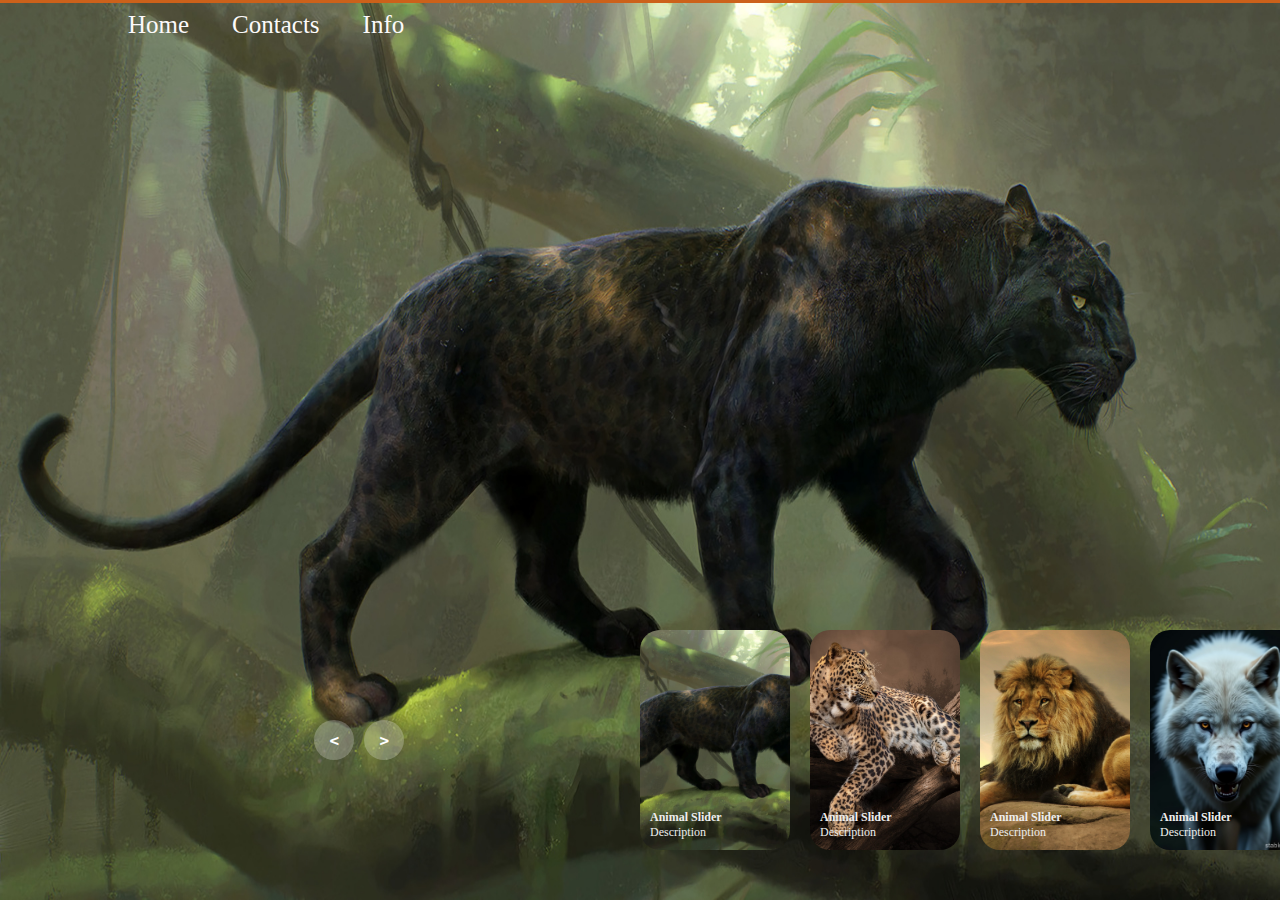
<file: arun sakthi/slide.html>
<!DOCTYPE html>
<html>

<head>
    <title>Animal Documents</title>
    <link rel="stylesheet" href="slide.css">
</head>

<body>
    <!-----header----->
    <header>
        <nav>
            <a href="">Home</a>
            <a href="">Contacts</a>
            <a href="">Info</a>
        </nav>
    </header>
    <!-------carousel------>
    <div class="carousel">
        <!------list item------>
        <div class="list">
            <div class="item">
                <img src="black1.jpg" width="100%" height="100%">
                <div class="content">
                    <div class="author">ARUNSAKTHI</div>
                    <div class="title">DESIGN SLIDER</div>
                    <div class="topic">ANIMAL</div>
                    <div class="des">
                        He is both the great ascetic and the master of fertility, and he is the master of both poison
                        and medicine, through his ambivalent power over snakes.As Lord of Cattle (Pashupata), he is the
                        benevolent herdsman—or, at times, the merciless slaughterer of the “beasts” that are the human
                        souls in his care.
                    </div>
                    <div class="buttons">
                        <button>SEE MORE</button>
                        <button>SUBSCRIBE</button>
                    </div>
                </div>
            </div>
            <div class="item">
                <img src="tiger3.jpg" width="100%" height="100%">
                <div class="content">
                    <div class="author">ARUNSAKTHI</div>
                    <div class="title">DESIGN SLIDER</div>
                    <div class="topic">ANIMAL</div>
                    <div class="des">
                        He is both the great ascetic and the master of fertility, and he is the master of both poison
                        and medicine, through his ambivalent power over snakes. As Lord of Cattle (Pashupata), he is the
                        benevolent herdsman—or, at times, the merciless slaughterer of the “beasts” that are the human
                        souls in his care.
                    </div>
                    <div class="buttons">
                        <button>SEE MORE</button>
                        <button>SUBSCRIBE</button>
                    </div>
                </div>
            </div>
            <div class="item">
                <img src="lion3.jpg" width="100%" height="100%">
                <div class="content">
                    <div class="author">ARUNSAKTHI</div>
                    <div class="title">DESIGN SLIDER</div>
                    <div class="topic">ANIMAL</div>
                    <div class="des">
                        He is both the great ascetic and the master of fertility, and he is the master of both poison
                        and medicine, through his ambivalent power over snakes. As Lord of Cattle (Pashupata), he is the
                        benevolent herdsman—or, at times, the merciless slaughterer of the “beasts” that are the human
                        souls in his care.
                    </div>
                    <div class="buttons">
                        <button>SEE MORE</button>
                        <button>SUBSCRIBE</button>
                    </div>
                </div>
            </div>
            <div class="item">
                <img src="wolf6.jpg" width="100%" height="100%">
                <div class="content">
                    <div class="author">ARUNSAKTHI</div>
                    <div class="title">DESIGN SLIDER</div>
                    <div class="topic">ANIMAL</div>
                    <div class="des">
                        He is both the great ascetic and the master of fertility, and he is the master of both poison
                        and medicine, through his ambivalent power over snakes. As Lord of Cattle (Pashupata), he is the
                        benevolent herdsman—or, at times, the merciless slaughterer of the “beasts” that are the human
                        souls in his care.
                    </div>
                    <div class="buttons">
                        <button>SEE MORE</button>
                        <button>SUBSCRIBE</button>
                    </div>
                </div>
            </div>
        </div>
        <!------thumbnail------>
        <div class="thumbnail">
            <div class="item">
                <img src="black1.jpg">
                <div class="content">
                    <div class="title">
                        Animal Slider
                    </div>
                    <div class="des">
                        Description
                    </div>
                </div>

            </div>
            <div class="item">
                <img src="tiger3.jpg">
                <div class="content">
                    <div class="title">
                        Animal Slider
                    </div>
                    <div class="des">
                        Description
                    </div>
                </div>

            </div>
            <div class="item">
                <img src="lion3.jpg">
                <div class="content">
                    <div class="title">
                        Animal Slider
                    </div>
                    <div class="des">
                        Description
                    </div>
                </div>

            </div>
            <div class="item">
                <img src="wolf6.jpg">
                <div class="content">
                    <div class="title">
                        Animal Slider
                    </div>
                    <div class="des">
                        Description
                    </div>
                </div>

            </div>
        </div>
        <!------arrows----->
        <div class="arrows">
            <button id="prev"><</button>
            <button id="next">></button>
        </div>
        <div class="time"></div>
    </div>
    <script src="slide.js"> 

    </script>
</body>

</html>
</file>
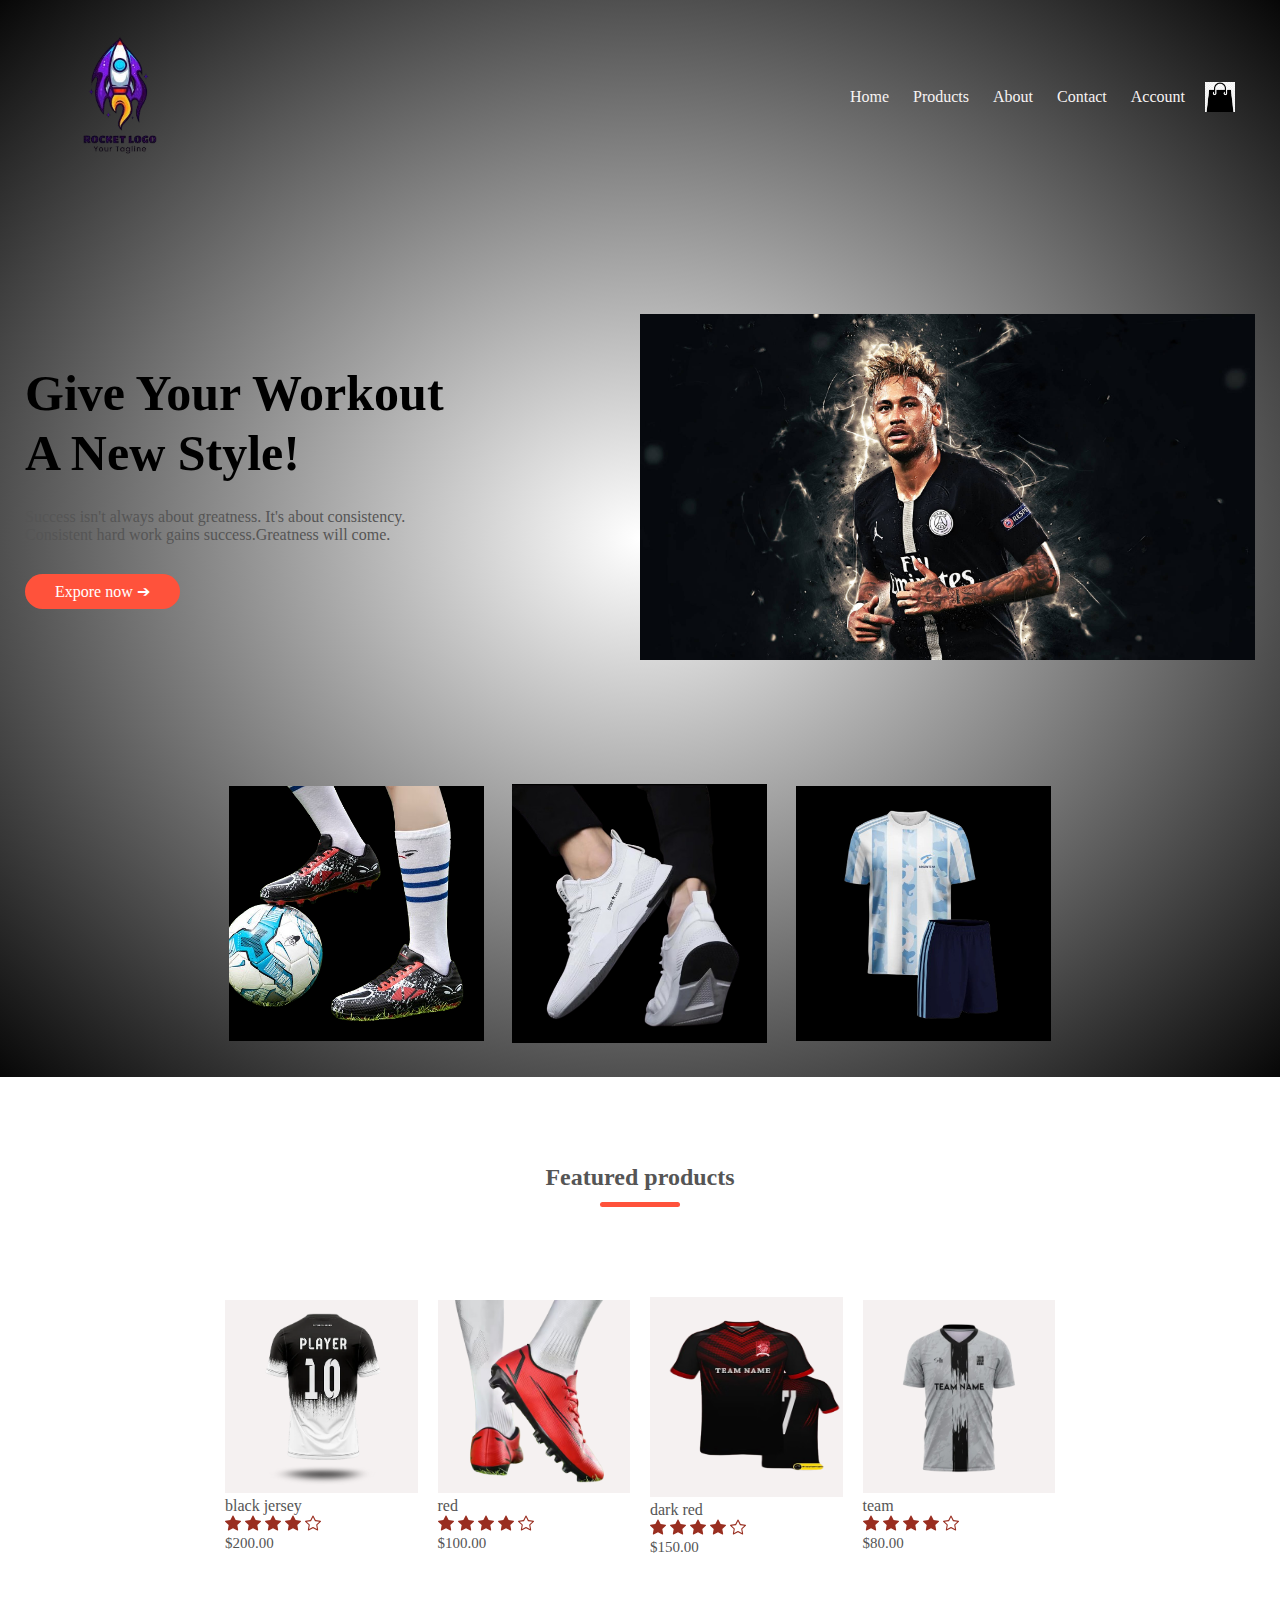
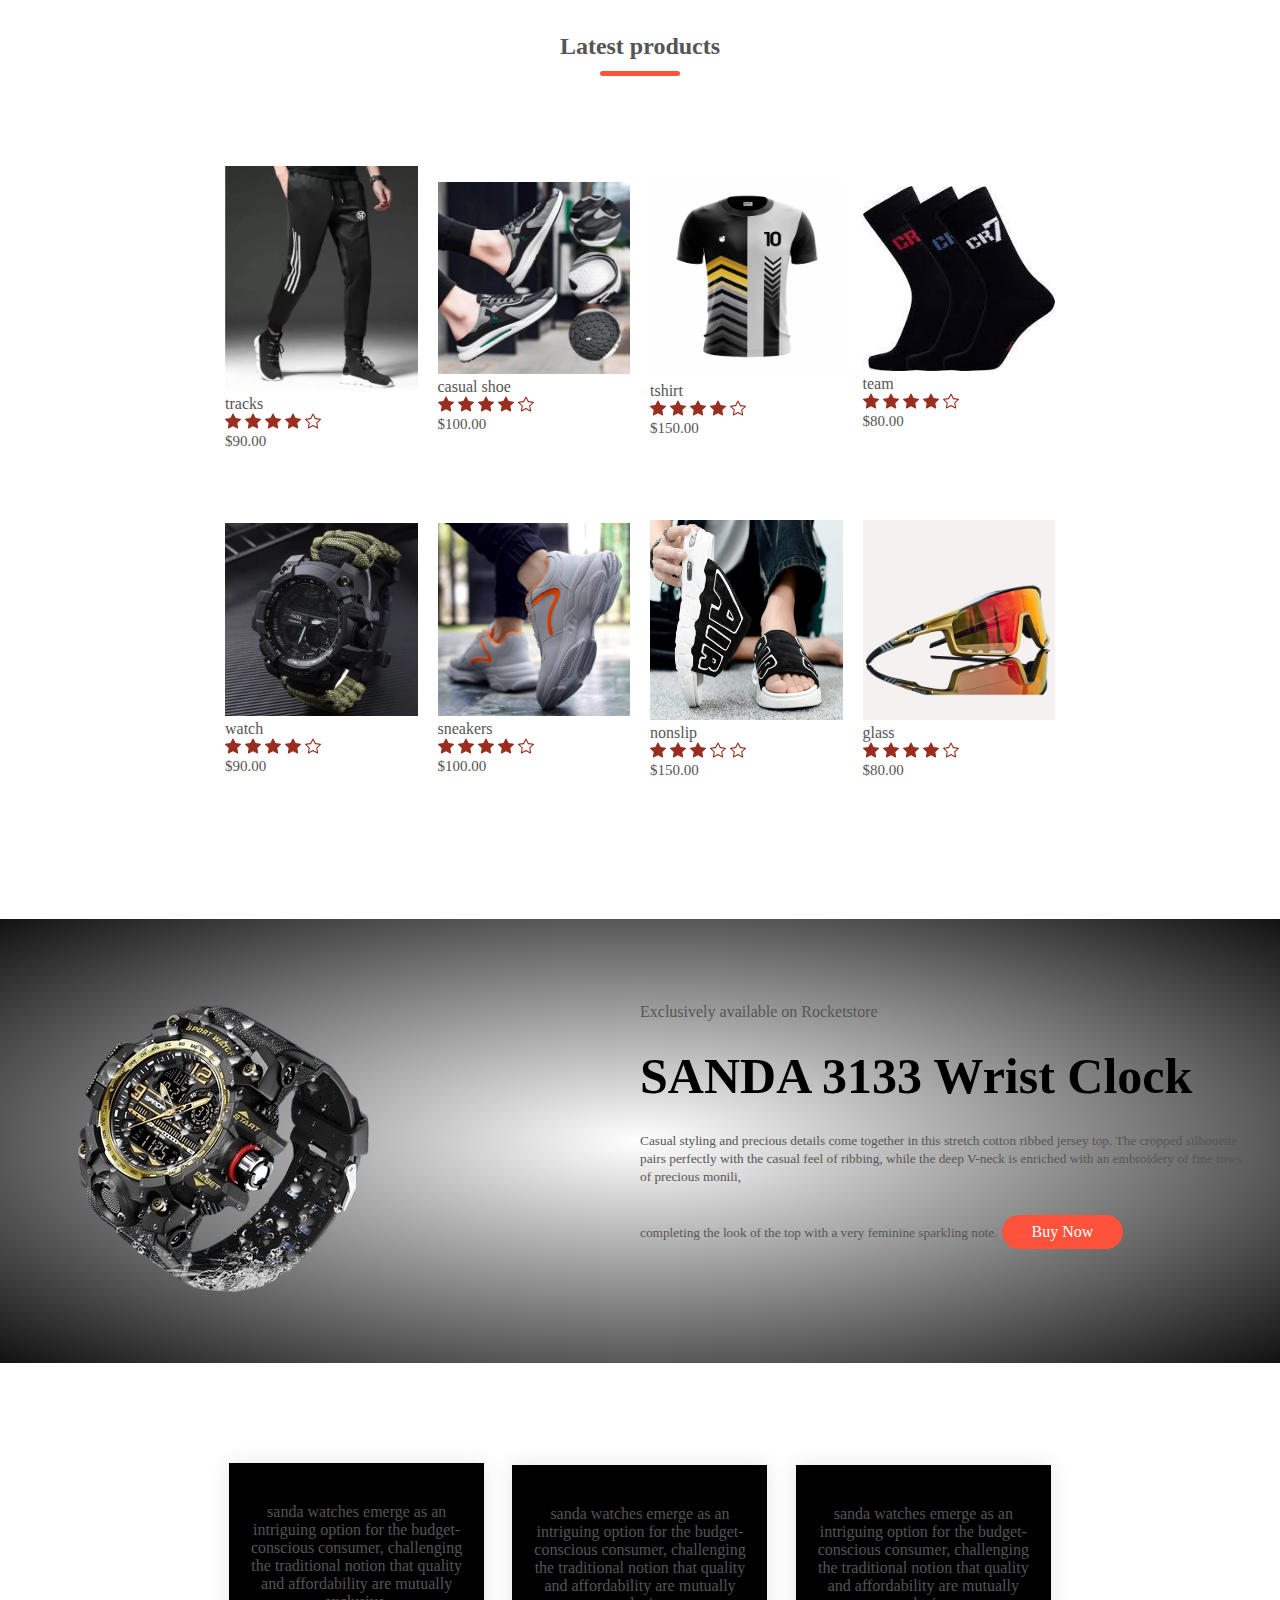
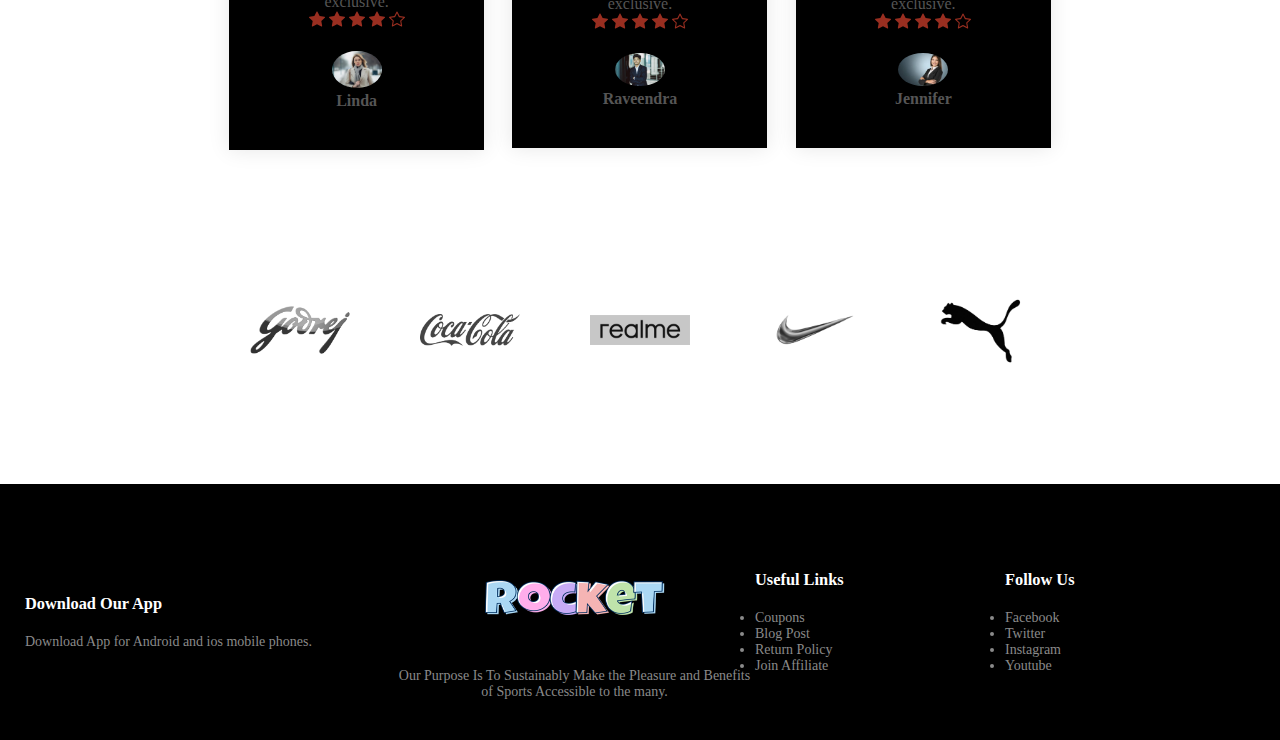
<file: arun sakthi/arunsakthi/ecommerance.html>
<!DOCTYPE html>
<html>
    <head>
    <title>Rocket store</title>
    <link rel="stylesheet" href="ecommerance.css ">
    <!--<link rel="stylesheet" href="https://cdnjs.cloudflare.com/ajax/libs/font-awesome/6.7.2/css/all.min.css" integrity="sha512-Evv84Mr4kqVGRNSgIGL/F/aIDqQb7xQ2vcrdIwxfjThSH8CSR7PBEakCr51Ck+w+/U6swU2Im1vVX0SVk9ABhg==" crossorigin="anonymous" referrerpolicy="no-referrer" />
    <link href="https://cdn.jsdelivr.net/npm/bootstrap@5.3.3/dist/css/bootstrap.min.css" rel="stylesheet" integrity="sha384-QWTKZyjpPEjISv5WaRU9OFeRpok6YctnYmDr5pNlyT2bRjXh0JMhjY6hW+ALEwIH" crossorigin="anonymous">
    <script src="https://cdn.jsdelivr.net/npm/bootstrap@5.3.3/dist/js/bootstrap.bundle.min.js" integrity="sha384-YvpcrYf0tY3lHB60NNkmXc5s9fDVZLESaAA55NDzOxhy9GkcIdslK1eN7N6jIeHz" crossorigin="anonymous"></script>-->    </head>
    <body>
        <div class="header">
        <div class="container">
            <div class="navbar">
                <div class="logo">
                   <a href="" ><img src="rocket.png"width="150px" height="150px"></a>
            </div>
            <nav>
                <ul>
                    <li><a href="#">Home</a></li>
                    <li><a href="#">Products</a></li>
                    <li><a href="#">About</a></li>
                    <li><a href="#">Contact</a></li>
                    <li><a href="#">Account</a></li>
                </ul>
            </nav>
            <img src="bag.png" width="30px" height="30px" >
            </div>
             <div class="row">
                <div class="col-2">
                    <h1>Give Your Workout<br> A New Style!</h1>
                    <p>
                        Success isn't always about greatness. It's about consistency.<br> Consistent hard work gains success.Greatness will come.
                    </p>
                    <a href=""class="btn">Expore now &#10132;</a>

                </div>
                <div class="col-2">
                    <img src="neymer.jpg">

                </div>
             </div>   
            </div>

            <!------- featured categories-------->
        <div class="categories">
            <div class="small-container">
                <div class="row">
                    <div class="col-3">
                      <img src="ball.png">
                    </div>
                    <div class="col-3">
                      <img src="shoee.png">
                    </div>
                    <div class="col-3">
                      <img src="shrt.png">
                    </div>
                </div>

            </div>
           
        </div>

    </div>
   <!------- featured products-------->
<div class="small-container">
    <h2 class="title">Featured products</h2>
    <div class="row">
        <div class="col-4">
            <img src="black.webp">
            <h4>black jersey</h4>
            <div class="rating">

                <svg xmlns="http://www.w3.org/2000/svg" width="16" height="16" fill="currentColor" class="bi bi-star-fill" viewBox="0 0 16 16">
                    <path d="M3.612 15.443c-.386.198-.824-.149-.746-.592l.83-4.73L.173 6.765c-.329-.314-.158-.888.283-.95l4.898-.696L7.538.792c.197-.39.73-.39.927 0l2.184 4.327 4.898.696c.441.062.612.636.282.95l-3.522 3.356.83 4.73c.078.443-.36.79-.746.592L8 13.187l-4.389 2.256z"/>
                  </svg>
                  <svg xmlns="http://www.w3.org/2000/svg" width="16" height="16" fill="currentColor" class="bi bi-star-fill" viewBox="0 0 16 16">
                    <path d="M3.612 15.443c-.386.198-.824-.149-.746-.592l.83-4.73L.173 6.765c-.329-.314-.158-.888.283-.95l4.898-.696L7.538.792c.197-.39.73-.39.927 0l2.184 4.327 4.898.696c.441.062.612.636.282.95l-3.522 3.356.83 4.73c.078.443-.36.79-.746.592L8 13.187l-4.389 2.256z"/>
                  </svg>
                  <svg xmlns="http://www.w3.org/2000/svg" width="16" height="16" fill="currentColor" class="bi bi-star-fill" viewBox="0 0 16 16">
                    <path d="M3.612 15.443c-.386.198-.824-.149-.746-.592l.83-4.73L.173 6.765c-.329-.314-.158-.888.283-.95l4.898-.696L7.538.792c.197-.39.73-.39.927 0l2.184 4.327 4.898.696c.441.062.612.636.282.95l-3.522 3.356.83 4.73c.078.443-.36.79-.746.592L8 13.187l-4.389 2.256z"/>
                  </svg>
                  <svg xmlns="http://www.w3.org/2000/svg" width="16" height="16" fill="currentColor" class="bi bi-star-fill" viewBox="0 0 16 16">
                    <path d="M3.612 15.443c-.386.198-.824-.149-.746-.592l.83-4.73L.173 6.765c-.329-.314-.158-.888.283-.95l4.898-.696L7.538.792c.197-.39.73-.39.927 0l2.184 4.327 4.898.696c.441.062.612.636.282.95l-3.522 3.356.83 4.73c.078.443-.36.79-.746.592L8 13.187l-4.389 2.256z"/>
                  </svg>
                  <svg xmlns="http://www.w3.org/2000/svg" width="16" height="16" fill="currentColor" class="bi bi-star" viewBox="0 0 16 16">
                    <path d="M2.866 14.85c-.078.444.36.791.746.593l4.39-2.256 4.389 2.256c.386.198.824-.149.746-.592l-.83-4.73 3.522-3.356c.33-.314.16-.888-.282-.95l-4.898-.696L8.465.792a.513.513 0 0 0-.927 0L5.354 5.12l-4.898.696c-.441.062-.612.636-.283.95l3.523 3.356-.83 4.73zm4.905-2.767-3.686 1.894.694-3.957a.56.56 0 0 0-.163-.505L1.71 6.745l4.052-.576a.53.53 0 0 0 .393-.288L8 2.223l1.847 3.658a.53.53 0 0 0 .393.288l4.052.575-2.906 2.77a.56.56 0 0 0-.163.506l.694 3.957-3.686-1.894a.5.5 0 0 0-.461 0z"/>
                  </svg>

            </div>
            <p>$200.00</p>
        </div>
        <div class="col-4">
            <img src="re.png">
            <h4>red</h4>
            <div class="rating">

                <svg xmlns="http://www.w3.org/2000/svg" width="16" height="16" fill="currentColor" class="bi bi-star-fill" viewBox="0 0 16 16">
                    <path d="M3.612 15.443c-.386.198-.824-.149-.746-.592l.83-4.73L.173 6.765c-.329-.314-.158-.888.283-.95l4.898-.696L7.538.792c.197-.39.73-.39.927 0l2.184 4.327 4.898.696c.441.062.612.636.282.95l-3.522 3.356.83 4.73c.078.443-.36.79-.746.592L8 13.187l-4.389 2.256z"/>
                  </svg>
                  <svg xmlns="http://www.w3.org/2000/svg" width="16" height="16" fill="currentColor" class="bi bi-star-fill" viewBox="0 0 16 16">
                    <path d="M3.612 15.443c-.386.198-.824-.149-.746-.592l.83-4.73L.173 6.765c-.329-.314-.158-.888.283-.95l4.898-.696L7.538.792c.197-.39.73-.39.927 0l2.184 4.327 4.898.696c.441.062.612.636.282.95l-3.522 3.356.83 4.73c.078.443-.36.79-.746.592L8 13.187l-4.389 2.256z"/>
                  </svg>
                  <svg xmlns="http://www.w3.org/2000/svg" width="16" height="16" fill="currentColor" class="bi bi-star-fill" viewBox="0 0 16 16">
                    <path d="M3.612 15.443c-.386.198-.824-.149-.746-.592l.83-4.73L.173 6.765c-.329-.314-.158-.888.283-.95l4.898-.696L7.538.792c.197-.39.73-.39.927 0l2.184 4.327 4.898.696c.441.062.612.636.282.95l-3.522 3.356.83 4.73c.078.443-.36.79-.746.592L8 13.187l-4.389 2.256z"/>
                  </svg>
                  <svg xmlns="http://www.w3.org/2000/svg" width="16" height="16" fill="currentColor" class="bi bi-star-fill" viewBox="0 0 16 16">
                    <path d="M3.612 15.443c-.386.198-.824-.149-.746-.592l.83-4.73L.173 6.765c-.329-.314-.158-.888.283-.95l4.898-.696L7.538.792c.197-.39.73-.39.927 0l2.184 4.327 4.898.696c.441.062.612.636.282.95l-3.522 3.356.83 4.73c.078.443-.36.79-.746.592L8 13.187l-4.389 2.256z"/>
                  </svg>
                  <svg xmlns="http://www.w3.org/2000/svg" width="16" height="16" fill="currentColor" class="bi bi-star" viewBox="0 0 16 16">
                    <path d="M2.866 14.85c-.078.444.36.791.746.593l4.39-2.256 4.389 2.256c.386.198.824-.149.746-.592l-.83-4.73 3.522-3.356c.33-.314.16-.888-.282-.95l-4.898-.696L8.465.792a.513.513 0 0 0-.927 0L5.354 5.12l-4.898.696c-.441.062-.612.636-.283.95l3.523 3.356-.83 4.73zm4.905-2.767-3.686 1.894.694-3.957a.56.56 0 0 0-.163-.505L1.71 6.745l4.052-.576a.53.53 0 0 0 .393-.288L8 2.223l1.847 3.658a.53.53 0 0 0 .393.288l4.052.575-2.906 2.77a.56.56 0 0 0-.163.506l.694 3.957-3.686-1.894a.5.5 0 0 0-.461 0z"/>
                  </svg>

            </div>
            <p>$100.00</p>
       </div>
    <div class="col-4">
        <img src="eee.png"  width="50px"  height="200px" >
        <h4>dark red</h4>
        <div class="rating">

            <svg xmlns="http://www.w3.org/2000/svg" width="16" height="16" fill="currentColor" class="bi bi-star-fill" viewBox="0 0 16 16">
                <path d="M3.612 15.443c-.386.198-.824-.149-.746-.592l.83-4.73L.173 6.765c-.329-.314-.158-.888.283-.95l4.898-.696L7.538.792c.197-.39.73-.39.927 0l2.184 4.327 4.898.696c.441.062.612.636.282.95l-3.522 3.356.83 4.73c.078.443-.36.79-.746.592L8 13.187l-4.389 2.256z"/>
              </svg>
              <svg xmlns="http://www.w3.org/2000/svg" width="16" height="16" fill="currentColor" class="bi bi-star-fill" viewBox="0 0 16 16">
                <path d="M3.612 15.443c-.386.198-.824-.149-.746-.592l.83-4.73L.173 6.765c-.329-.314-.158-.888.283-.95l4.898-.696L7.538.792c.197-.39.73-.39.927 0l2.184 4.327 4.898.696c.441.062.612.636.282.95l-3.522 3.356.83 4.73c.078.443-.36.79-.746.592L8 13.187l-4.389 2.256z"/>
              </svg>
              <svg xmlns="http://www.w3.org/2000/svg" width="16" height="16" fill="currentColor" class="bi bi-star-fill" viewBox="0 0 16 16">
                <path d="M3.612 15.443c-.386.198-.824-.149-.746-.592l.83-4.73L.173 6.765c-.329-.314-.158-.888.283-.95l4.898-.696L7.538.792c.197-.39.73-.39.927 0l2.184 4.327 4.898.696c.441.062.612.636.282.95l-3.522 3.356.83 4.73c.078.443-.36.79-.746.592L8 13.187l-4.389 2.256z"/>
              </svg>
              <svg xmlns="http://www.w3.org/2000/svg" width="16" height="16" fill="currentColor" class="bi bi-star-fill" viewBox="0 0 16 16">
                <path d="M3.612 15.443c-.386.198-.824-.149-.746-.592l.83-4.73L.173 6.765c-.329-.314-.158-.888.283-.95l4.898-.696L7.538.792c.197-.39.73-.39.927 0l2.184 4.327 4.898.696c.441.062.612.636.282.95l-3.522 3.356.83 4.73c.078.443-.36.79-.746.592L8 13.187l-4.389 2.256z"/>
              </svg>
              <svg xmlns="http://www.w3.org/2000/svg" width="16" height="16" fill="currentColor" class="bi bi-star" viewBox="0 0 16 16">
                <path d="M2.866 14.85c-.078.444.36.791.746.593l4.39-2.256 4.389 2.256c.386.198.824-.149.746-.592l-.83-4.73 3.522-3.356c.33-.314.16-.888-.282-.95l-4.898-.696L8.465.792a.513.513 0 0 0-.927 0L5.354 5.12l-4.898.696c-.441.062-.612.636-.283.95l3.523 3.356-.83 4.73zm4.905-2.767-3.686 1.894.694-3.957a.56.56 0 0 0-.163-.505L1.71 6.745l4.052-.576a.53.53 0 0 0 .393-.288L8 2.223l1.847 3.658a.53.53 0 0 0 .393.288l4.052.575-2.906 2.77a.56.56 0 0 0-.163.506l.694 3.957-3.686-1.894a.5.5 0 0 0-.461 0z"/>
              </svg>

        </div>
        <p>$150.00</p>
    </div>
   <div class="col-4">
    <img src="teamm.png">
    <h4>team</h4>
    <div class="rating">

        <svg xmlns="http://www.w3.org/2000/svg" width="16" height="16" fill="currentColor" class="bi bi-star-fill" viewBox="0 0 16 16">
            <path d="M3.612 15.443c-.386.198-.824-.149-.746-.592l.83-4.73L.173 6.765c-.329-.314-.158-.888.283-.95l4.898-.696L7.538.792c.197-.39.73-.39.927 0l2.184 4.327 4.898.696c.441.062.612.636.282.95l-3.522 3.356.83 4.73c.078.443-.36.79-.746.592L8 13.187l-4.389 2.256z"/>
          </svg>
          <svg xmlns="http://www.w3.org/2000/svg" width="16" height="16" fill="currentColor" class="bi bi-star-fill" viewBox="0 0 16 16">
            <path d="M3.612 15.443c-.386.198-.824-.149-.746-.592l.83-4.73L.173 6.765c-.329-.314-.158-.888.283-.95l4.898-.696L7.538.792c.197-.39.73-.39.927 0l2.184 4.327 4.898.696c.441.062.612.636.282.95l-3.522 3.356.83 4.73c.078.443-.36.79-.746.592L8 13.187l-4.389 2.256z"/>
          </svg>
          <svg xmlns="http://www.w3.org/2000/svg" width="16" height="16" fill="currentColor" class="bi bi-star-fill" viewBox="0 0 16 16">
            <path d="M3.612 15.443c-.386.198-.824-.149-.746-.592l.83-4.73L.173 6.765c-.329-.314-.158-.888.283-.95l4.898-.696L7.538.792c.197-.39.73-.39.927 0l2.184 4.327 4.898.696c.441.062.612.636.282.95l-3.522 3.356.83 4.73c.078.443-.36.79-.746.592L8 13.187l-4.389 2.256z"/>
          </svg>
          <svg xmlns="http://www.w3.org/2000/svg" width="16" height="16" fill="currentColor" class="bi bi-star-fill" viewBox="0 0 16 16">
            <path d="M3.612 15.443c-.386.198-.824-.149-.746-.592l.83-4.73L.173 6.765c-.329-.314-.158-.888.283-.95l4.898-.696L7.538.792c.197-.39.73-.39.927 0l2.184 4.327 4.898.696c.441.062.612.636.282.95l-3.522 3.356.83 4.73c.078.443-.36.79-.746.592L8 13.187l-4.389 2.256z"/>
          </svg>
          <svg xmlns="http://www.w3.org/2000/svg" width="16" height="16" fill="currentColor" class="bi bi-star" viewBox="0 0 16 16">
            <path d="M2.866 14.85c-.078.444.36.791.746.593l4.39-2.256 4.389 2.256c.386.198.824-.149.746-.592l-.83-4.73 3.522-3.356c.33-.314.16-.888-.282-.95l-4.898-.696L8.465.792a.513.513 0 0 0-.927 0L5.354 5.12l-4.898.696c-.441.062-.612.636-.283.95l3.523 3.356-.83 4.73zm4.905-2.767-3.686 1.894.694-3.957a.56.56 0 0 0-.163-.505L1.71 6.745l4.052-.576a.53.53 0 0 0 .393-.288L8 2.223l1.847 3.658a.53.53 0 0 0 .393.288l4.052.575-2.906 2.77a.56.56 0 0 0-.163.506l.694 3.957-3.686-1.894a.5.5 0 0 0-.461 0z"/>
          </svg>

    </div>
    <p>$80.00</p>
    </div>
    </div>
    <h2 class="title">Latest products</h2>
    <div class="row">
      <div class="col-4">
          <img src="tracks.webp">
          <h4>tracks</h4>
          <div class="rating">

              <svg xmlns="http://www.w3.org/2000/svg" width="16" height="16" fill="currentColor" class="bi bi-star-fill" viewBox="0 0 16 16">
                  <path d="M3.612 15.443c-.386.198-.824-.149-.746-.592l.83-4.73L.173 6.765c-.329-.314-.158-.888.283-.95l4.898-.696L7.538.792c.197-.39.73-.39.927 0l2.184 4.327 4.898.696c.441.062.612.636.282.95l-3.522 3.356.83 4.73c.078.443-.36.79-.746.592L8 13.187l-4.389 2.256z"/>
                </svg>
                <svg xmlns="http://www.w3.org/2000/svg" width="16" height="16" fill="currentColor" class="bi bi-star-fill" viewBox="0 0 16 16">
                  <path d="M3.612 15.443c-.386.198-.824-.149-.746-.592l.83-4.73L.173 6.765c-.329-.314-.158-.888.283-.95l4.898-.696L7.538.792c.197-.39.73-.39.927 0l2.184 4.327 4.898.696c.441.062.612.636.282.95l-3.522 3.356.83 4.73c.078.443-.36.79-.746.592L8 13.187l-4.389 2.256z"/>
                </svg>
                <svg xmlns="http://www.w3.org/2000/svg" width="16" height="16" fill="currentColor" class="bi bi-star-fill" viewBox="0 0 16 16">
                  <path d="M3.612 15.443c-.386.198-.824-.149-.746-.592l.83-4.73L.173 6.765c-.329-.314-.158-.888.283-.95l4.898-.696L7.538.792c.197-.39.73-.39.927 0l2.184 4.327 4.898.696c.441.062.612.636.282.95l-3.522 3.356.83 4.73c.078.443-.36.79-.746.592L8 13.187l-4.389 2.256z"/>
                </svg>
                <svg xmlns="http://www.w3.org/2000/svg" width="16" height="16" fill="currentColor" class="bi bi-star-fill" viewBox="0 0 16 16">
                  <path d="M3.612 15.443c-.386.198-.824-.149-.746-.592l.83-4.73L.173 6.765c-.329-.314-.158-.888.283-.95l4.898-.696L7.538.792c.197-.39.73-.39.927 0l2.184 4.327 4.898.696c.441.062.612.636.282.95l-3.522 3.356.83 4.73c.078.443-.36.79-.746.592L8 13.187l-4.389 2.256z"/>
                </svg>
                <svg xmlns="http://www.w3.org/2000/svg" width="16" height="16" fill="currentColor" class="bi bi-star" viewBox="0 0 16 16">
                  <path d="M2.866 14.85c-.078.444.36.791.746.593l4.39-2.256 4.389 2.256c.386.198.824-.149.746-.592l-.83-4.73 3.522-3.356c.33-.314.16-.888-.282-.95l-4.898-.696L8.465.792a.513.513 0 0 0-.927 0L5.354 5.12l-4.898.696c-.441.062-.612.636-.283.95l3.523 3.356-.83 4.73zm4.905-2.767-3.686 1.894.694-3.957a.56.56 0 0 0-.163-.505L1.71 6.745l4.052-.576a.53.53 0 0 0 .393-.288L8 2.223l1.847 3.658a.53.53 0 0 0 .393.288l4.052.575-2.906 2.77a.56.56 0 0 0-.163.506l.694 3.957-3.686-1.894a.5.5 0 0 0-.461 0z"/>
                </svg>

          </div>
          <p>$90.00</p>
      </div>
      <div class="col-4">
          <img src="casuals.webp">
          <h4>casual shoe</h4>
          <div class="rating">

              <svg xmlns="http://www.w3.org/2000/svg" width="16" height="16" fill="currentColor" class="bi bi-star-fill" viewBox="0 0 16 16">
                  <path d="M3.612 15.443c-.386.198-.824-.149-.746-.592l.83-4.73L.173 6.765c-.329-.314-.158-.888.283-.95l4.898-.696L7.538.792c.197-.39.73-.39.927 0l2.184 4.327 4.898.696c.441.062.612.636.282.95l-3.522 3.356.83 4.73c.078.443-.36.79-.746.592L8 13.187l-4.389 2.256z"/>
                </svg>
                <svg xmlns="http://www.w3.org/2000/svg" width="16" height="16" fill="currentColor" class="bi bi-star-fill" viewBox="0 0 16 16">
                  <path d="M3.612 15.443c-.386.198-.824-.149-.746-.592l.83-4.73L.173 6.765c-.329-.314-.158-.888.283-.95l4.898-.696L7.538.792c.197-.39.73-.39.927 0l2.184 4.327 4.898.696c.441.062.612.636.282.95l-3.522 3.356.83 4.73c.078.443-.36.79-.746.592L8 13.187l-4.389 2.256z"/>
                </svg>
                <svg xmlns="http://www.w3.org/2000/svg" width="16" height="16" fill="currentColor" class="bi bi-star-fill" viewBox="0 0 16 16">
                  <path d="M3.612 15.443c-.386.198-.824-.149-.746-.592l.83-4.73L.173 6.765c-.329-.314-.158-.888.283-.95l4.898-.696L7.538.792c.197-.39.73-.39.927 0l2.184 4.327 4.898.696c.441.062.612.636.282.95l-3.522 3.356.83 4.73c.078.443-.36.79-.746.592L8 13.187l-4.389 2.256z"/>
                </svg>
                <svg xmlns="http://www.w3.org/2000/svg" width="16" height="16" fill="currentColor" class="bi bi-star-fill" viewBox="0 0 16 16">
                  <path d="M3.612 15.443c-.386.198-.824-.149-.746-.592l.83-4.73L.173 6.765c-.329-.314-.158-.888.283-.95l4.898-.696L7.538.792c.197-.39.73-.39.927 0l2.184 4.327 4.898.696c.441.062.612.636.282.95l-3.522 3.356.83 4.73c.078.443-.36.79-.746.592L8 13.187l-4.389 2.256z"/>
                </svg>
                <svg xmlns="http://www.w3.org/2000/svg" width="16" height="16" fill="currentColor" class="bi bi-star" viewBox="0 0 16 16">
                  <path d="M2.866 14.85c-.078.444.36.791.746.593l4.39-2.256 4.389 2.256c.386.198.824-.149.746-.592l-.83-4.73 3.522-3.356c.33-.314.16-.888-.282-.95l-4.898-.696L8.465.792a.513.513 0 0 0-.927 0L5.354 5.12l-4.898.696c-.441.062-.612.636-.283.95l3.523 3.356-.83 4.73zm4.905-2.767-3.686 1.894.694-3.957a.56.56 0 0 0-.163-.505L1.71 6.745l4.052-.576a.53.53 0 0 0 .393-.288L8 2.223l1.847 3.658a.53.53 0 0 0 .393.288l4.052.575-2.906 2.77a.56.56 0 0 0-.163.506l.694 3.957-3.686-1.894a.5.5 0 0 0-.461 0z"/>
                </svg>

          </div>
          <p>$100.00</p>
  </div>
  <div class="col-4">
      <img src="aaa.webp"  width="50px"  height="200px" >
      <h4>tshirt</h4>
      <div class="rating">

          <svg xmlns="http://www.w3.org/2000/svg" width="16" height="16" fill="currentColor" class="bi bi-star-fill" viewBox="0 0 16 16">
              <path d="M3.612 15.443c-.386.198-.824-.149-.746-.592l.83-4.73L.173 6.765c-.329-.314-.158-.888.283-.95l4.898-.696L7.538.792c.197-.39.73-.39.927 0l2.184 4.327 4.898.696c.441.062.612.636.282.95l-3.522 3.356.83 4.73c.078.443-.36.79-.746.592L8 13.187l-4.389 2.256z"/>
            </svg>
            <svg xmlns="http://www.w3.org/2000/svg" width="16" height="16" fill="currentColor" class="bi bi-star-fill" viewBox="0 0 16 16">
              <path d="M3.612 15.443c-.386.198-.824-.149-.746-.592l.83-4.73L.173 6.765c-.329-.314-.158-.888.283-.95l4.898-.696L7.538.792c.197-.39.73-.39.927 0l2.184 4.327 4.898.696c.441.062.612.636.282.95l-3.522 3.356.83 4.73c.078.443-.36.79-.746.592L8 13.187l-4.389 2.256z"/>
            </svg>
            <svg xmlns="http://www.w3.org/2000/svg" width="16" height="16" fill="currentColor" class="bi bi-star-fill" viewBox="0 0 16 16">
              <path d="M3.612 15.443c-.386.198-.824-.149-.746-.592l.83-4.73L.173 6.765c-.329-.314-.158-.888.283-.95l4.898-.696L7.538.792c.197-.39.73-.39.927 0l2.184 4.327 4.898.696c.441.062.612.636.282.95l-3.522 3.356.83 4.73c.078.443-.36.79-.746.592L8 13.187l-4.389 2.256z"/>
            </svg>
            <svg xmlns="http://www.w3.org/2000/svg" width="16" height="16" fill="currentColor" class="bi bi-star-fill" viewBox="0 0 16 16">
              <path d="M3.612 15.443c-.386.198-.824-.149-.746-.592l.83-4.73L.173 6.765c-.329-.314-.158-.888.283-.95l4.898-.696L7.538.792c.197-.39.73-.39.927 0l2.184 4.327 4.898.696c.441.062.612.636.282.95l-3.522 3.356.83 4.73c.078.443-.36.79-.746.592L8 13.187l-4.389 2.256z"/>
            </svg>
            <svg xmlns="http://www.w3.org/2000/svg" width="16" height="16" fill="currentColor" class="bi bi-star" viewBox="0 0 16 16">
              <path d="M2.866 14.85c-.078.444.36.791.746.593l4.39-2.256 4.389 2.256c.386.198.824-.149.746-.592l-.83-4.73 3.522-3.356c.33-.314.16-.888-.282-.95l-4.898-.696L8.465.792a.513.513 0 0 0-.927 0L5.354 5.12l-4.898.696c-.441.062-.612.636-.283.95l3.523 3.356-.83 4.73zm4.905-2.767-3.686 1.894.694-3.957a.56.56 0 0 0-.163-.505L1.71 6.745l4.052-.576a.53.53 0 0 0 .393-.288L8 2.223l1.847 3.658a.53.53 0 0 0 .393.288l4.052.575-2.906 2.77a.56.56 0 0 0-.163.506l.694 3.957-3.686-1.894a.5.5 0 0 0-.461 0z"/>
            </svg>

      </div>
      <p>$150.00</p>
 </div>
 <div class="col-4">
  <img src="socks.jpeg">
  <h4>team</h4>
  <div class="rating">

      <svg xmlns="http://www.w3.org/2000/svg" width="16" height="16" fill="currentColor" class="bi bi-star-fill" viewBox="0 0 16 16">
          <path d="M3.612 15.443c-.386.198-.824-.149-.746-.592l.83-4.73L.173 6.765c-.329-.314-.158-.888.283-.95l4.898-.696L7.538.792c.197-.39.73-.39.927 0l2.184 4.327 4.898.696c.441.062.612.636.282.95l-3.522 3.356.83 4.73c.078.443-.36.79-.746.592L8 13.187l-4.389 2.256z"/>
        </svg>
        <svg xmlns="http://www.w3.org/2000/svg" width="16" height="16" fill="currentColor" class="bi bi-star-fill" viewBox="0 0 16 16">
          <path d="M3.612 15.443c-.386.198-.824-.149-.746-.592l.83-4.73L.173 6.765c-.329-.314-.158-.888.283-.95l4.898-.696L7.538.792c.197-.39.73-.39.927 0l2.184 4.327 4.898.696c.441.062.612.636.282.95l-3.522 3.356.83 4.73c.078.443-.36.79-.746.592L8 13.187l-4.389 2.256z"/>
        </svg>
        <svg xmlns="http://www.w3.org/2000/svg" width="16" height="16" fill="currentColor" class="bi bi-star-fill" viewBox="0 0 16 16">
          <path d="M3.612 15.443c-.386.198-.824-.149-.746-.592l.83-4.73L.173 6.765c-.329-.314-.158-.888.283-.95l4.898-.696L7.538.792c.197-.39.73-.39.927 0l2.184 4.327 4.898.696c.441.062.612.636.282.95l-3.522 3.356.83 4.73c.078.443-.36.79-.746.592L8 13.187l-4.389 2.256z"/>
        </svg>
        <svg xmlns="http://www.w3.org/2000/svg" width="16" height="16" fill="currentColor" class="bi bi-star-fill" viewBox="0 0 16 16">
          <path d="M3.612 15.443c-.386.198-.824-.149-.746-.592l.83-4.73L.173 6.765c-.329-.314-.158-.888.283-.95l4.898-.696L7.538.792c.197-.39.73-.39.927 0l2.184 4.327 4.898.696c.441.062.612.636.282.95l-3.522 3.356.83 4.73c.078.443-.36.79-.746.592L8 13.187l-4.389 2.256z"/>
        </svg>
        <svg xmlns="http://www.w3.org/2000/svg" width="16" height="16" fill="currentColor" class="bi bi-star" viewBox="0 0 16 16">
          <path d="M2.866 14.85c-.078.444.36.791.746.593l4.39-2.256 4.389 2.256c.386.198.824-.149.746-.592l-.83-4.73 3.522-3.356c.33-.314.16-.888-.282-.95l-4.898-.696L8.465.792a.513.513 0 0 0-.927 0L5.354 5.12l-4.898.696c-.441.062-.612.636-.283.95l3.523 3.356-.83 4.73zm4.905-2.767-3.686 1.894.694-3.957a.56.56 0 0 0-.163-.505L1.71 6.745l4.052-.576a.53.53 0 0 0 .393-.288L8 2.223l1.847 3.658a.53.53 0 0 0 .393.288l4.052.575-2.906 2.77a.56.56 0 0 0-.163.506l.694 3.957-3.686-1.894a.5.5 0 0 0-.461 0z"/>
        </svg>

  </div>
  <p>$80.00</p>
  </div>
    </div>
    <div class="row">
      <div class="col-4">
          <img src="watch.webp">
          <h4>watch</h4>
          <div class="rating">
  
              <svg xmlns="http://www.w3.org/2000/svg" width="16" height="16" fill="currentColor" class="bi bi-star-fill" viewBox="0 0 16 16">
                  <path d="M3.612 15.443c-.386.198-.824-.149-.746-.592l.83-4.73L.173 6.765c-.329-.314-.158-.888.283-.95l4.898-.696L7.538.792c.197-.39.73-.39.927 0l2.184 4.327 4.898.696c.441.062.612.636.282.95l-3.522 3.356.83 4.73c.078.443-.36.79-.746.592L8 13.187l-4.389 2.256z"/>
                </svg>
                <svg xmlns="http://www.w3.org/2000/svg" width="16" height="16" fill="currentColor" class="bi bi-star-fill" viewBox="0 0 16 16">
                  <path d="M3.612 15.443c-.386.198-.824-.149-.746-.592l.83-4.73L.173 6.765c-.329-.314-.158-.888.283-.95l4.898-.696L7.538.792c.197-.39.73-.39.927 0l2.184 4.327 4.898.696c.441.062.612.636.282.95l-3.522 3.356.83 4.73c.078.443-.36.79-.746.592L8 13.187l-4.389 2.256z"/>
                </svg>
                <svg xmlns="http://www.w3.org/2000/svg" width="16" height="16" fill="currentColor" class="bi bi-star-fill" viewBox="0 0 16 16">
                  <path d="M3.612 15.443c-.386.198-.824-.149-.746-.592l.83-4.73L.173 6.765c-.329-.314-.158-.888.283-.95l4.898-.696L7.538.792c.197-.39.73-.39.927 0l2.184 4.327 4.898.696c.441.062.612.636.282.95l-3.522 3.356.83 4.73c.078.443-.36.79-.746.592L8 13.187l-4.389 2.256z"/>
                </svg>
                <svg xmlns="http://www.w3.org/2000/svg" width="16" height="16" fill="currentColor" class="bi bi-star-fill" viewBox="0 0 16 16">
                  <path d="M3.612 15.443c-.386.198-.824-.149-.746-.592l.83-4.73L.173 6.765c-.329-.314-.158-.888.283-.95l4.898-.696L7.538.792c.197-.39.73-.39.927 0l2.184 4.327 4.898.696c.441.062.612.636.282.95l-3.522 3.356.83 4.73c.078.443-.36.79-.746.592L8 13.187l-4.389 2.256z"/>
                </svg>
                <svg xmlns="http://www.w3.org/2000/svg" width="16" height="16" fill="currentColor" class="bi bi-star" viewBox="0 0 16 16">
                  <path d="M2.866 14.85c-.078.444.36.791.746.593l4.39-2.256 4.389 2.256c.386.198.824-.149.746-.592l-.83-4.73 3.522-3.356c.33-.314.16-.888-.282-.95l-4.898-.696L8.465.792a.513.513 0 0 0-.927 0L5.354 5.12l-4.898.696c-.441.062-.612.636-.283.95l3.523 3.356-.83 4.73zm4.905-2.767-3.686 1.894.694-3.957a.56.56 0 0 0-.163-.505L1.71 6.745l4.052-.576a.53.53 0 0 0 .393-.288L8 2.223l1.847 3.658a.53.53 0 0 0 .393.288l4.052.575-2.906 2.77a.56.56 0 0 0-.163.506l.694 3.957-3.686-1.894a.5.5 0 0 0-.461 0z"/>
                </svg>
  
          </div>
          <p>$90.00</p>
      </div>
      <div class="col-4">
          <img src="shoeee.webp">
          <h4>sneakers</h4>
          <div class="rating">
  
              <svg xmlns="http://www.w3.org/2000/svg" width="16" height="16" fill="currentColor" class="bi bi-star-fill" viewBox="0 0 16 16">
                  <path d="M3.612 15.443c-.386.198-.824-.149-.746-.592l.83-4.73L.173 6.765c-.329-.314-.158-.888.283-.95l4.898-.696L7.538.792c.197-.39.73-.39.927 0l2.184 4.327 4.898.696c.441.062.612.636.282.95l-3.522 3.356.83 4.73c.078.443-.36.79-.746.592L8 13.187l-4.389 2.256z"/>
                </svg>
                <svg xmlns="http://www.w3.org/2000/svg" width="16" height="16" fill="currentColor" class="bi bi-star-fill" viewBox="0 0 16 16">
                  <path d="M3.612 15.443c-.386.198-.824-.149-.746-.592l.83-4.73L.173 6.765c-.329-.314-.158-.888.283-.95l4.898-.696L7.538.792c.197-.39.73-.39.927 0l2.184 4.327 4.898.696c.441.062.612.636.282.95l-3.522 3.356.83 4.73c.078.443-.36.79-.746.592L8 13.187l-4.389 2.256z"/>
                </svg>
                <svg xmlns="http://www.w3.org/2000/svg" width="16" height="16" fill="currentColor" class="bi bi-star-fill" viewBox="0 0 16 16">
                  <path d="M3.612 15.443c-.386.198-.824-.149-.746-.592l.83-4.73L.173 6.765c-.329-.314-.158-.888.283-.95l4.898-.696L7.538.792c.197-.39.73-.39.927 0l2.184 4.327 4.898.696c.441.062.612.636.282.95l-3.522 3.356.83 4.73c.078.443-.36.79-.746.592L8 13.187l-4.389 2.256z"/>
                </svg>
                <svg xmlns="http://www.w3.org/2000/svg" width="16" height="16" fill="currentColor" class="bi bi-star-fill" viewBox="0 0 16 16">
                  <path d="M3.612 15.443c-.386.198-.824-.149-.746-.592l.83-4.73L.173 6.765c-.329-.314-.158-.888.283-.95l4.898-.696L7.538.792c.197-.39.73-.39.927 0l2.184 4.327 4.898.696c.441.062.612.636.282.95l-3.522 3.356.83 4.73c.078.443-.36.79-.746.592L8 13.187l-4.389 2.256z"/>
                </svg>
                <svg xmlns="http://www.w3.org/2000/svg" width="16" height="16" fill="currentColor" class="bi bi-star" viewBox="0 0 16 16">
                  <path d="M2.866 14.85c-.078.444.36.791.746.593l4.39-2.256 4.389 2.256c.386.198.824-.149.746-.592l-.83-4.73 3.522-3.356c.33-.314.16-.888-.282-.95l-4.898-.696L8.465.792a.513.513 0 0 0-.927 0L5.354 5.12l-4.898.696c-.441.062-.612.636-.283.95l3.523 3.356-.83 4.73zm4.905-2.767-3.686 1.894.694-3.957a.56.56 0 0 0-.163-.505L1.71 6.745l4.052-.576a.53.53 0 0 0 .393-.288L8 2.223l1.847 3.658a.53.53 0 0 0 .393.288l4.052.575-2.906 2.77a.56.56 0 0 0-.163.506l.694 3.957-3.686-1.894a.5.5 0 0 0-.461 0z"/>
                </svg>
  
          </div>
          <p>$100.00</p>
  </div>
  <div class="col-4">
      <img src="SLIPP.jpg"  width="50px"  height="200px" >
      <h4>nonslip</h4>
      <div class="rating">
  
          <svg xmlns="http://www.w3.org/2000/svg" width="16" height="16" fill="currentColor" class="bi bi-star-fill" viewBox="0 0 16 16">
              <path d="M3.612 15.443c-.386.198-.824-.149-.746-.592l.83-4.73L.173 6.765c-.329-.314-.158-.888.283-.95l4.898-.696L7.538.792c.197-.39.73-.39.927 0l2.184 4.327 4.898.696c.441.062.612.636.282.95l-3.522 3.356.83 4.73c.078.443-.36.79-.746.592L8 13.187l-4.389 2.256z"/>
            </svg>
            <svg xmlns="http://www.w3.org/2000/svg" width="16" height="16" fill="currentColor" class="bi bi-star-fill" viewBox="0 0 16 16">
              <path d="M3.612 15.443c-.386.198-.824-.149-.746-.592l.83-4.73L.173 6.765c-.329-.314-.158-.888.283-.95l4.898-.696L7.538.792c.197-.39.73-.39.927 0l2.184 4.327 4.898.696c.441.062.612.636.282.95l-3.522 3.356.83 4.73c.078.443-.36.79-.746.592L8 13.187l-4.389 2.256z"/>
            </svg>
            <svg xmlns="http://www.w3.org/2000/svg" width="16" height="16" fill="currentColor" class="bi bi-star-fill" viewBox="0 0 16 16">
              <path d="M3.612 15.443c-.386.198-.824-.149-.746-.592l.83-4.73L.173 6.765c-.329-.314-.158-.888.283-.95l4.898-.696L7.538.792c.197-.39.73-.39.927 0l2.184 4.327 4.898.696c.441.062.612.636.282.95l-3.522 3.356.83 4.73c.078.443-.36.79-.746.592L8 13.187l-4.389 2.256z"/>
            </svg>
            <svg xmlns="http://www.w3.org/2000/svg" width="16" height="16" fill="currentColor" class="bi bi-star" viewBox="0 0 16 16">
              <path d="M2.866 14.85c-.078.444.36.791.746.593l4.39-2.256 4.389 2.256c.386.198.824-.149.746-.592l-.83-4.73 3.522-3.356c.33-.314.16-.888-.282-.95l-4.898-.696L8.465.792a.513.513 0 0 0-.927 0L5.354 5.12l-4.898.696c-.441.062-.612.636-.283.95l3.523 3.356-.83 4.73zm4.905-2.767-3.686 1.894.694-3.957a.56.56 0 0 0-.163-.505L1.71 6.745l4.052-.576a.53.53 0 0 0 .393-.288L8 2.223l1.847 3.658a.53.53 0 0 0 .393.288l4.052.575-2.906 2.77a.56.56 0 0 0-.163.506l.694 3.957-3.686-1.894a.5.5 0 0 0-.461 0z"/>
            </svg>
            
            <svg xmlns="http://www.w3.org/2000/svg" width="16" height="16" fill="currentColor" class="bi bi-star" viewBox="0 0 16 16">
              <path d="M2.866 14.85c-.078.444.36.791.746.593l4.39-2.256 4.389 2.256c.386.198.824-.149.746-.592l-.83-4.73 3.522-3.356c.33-.314.16-.888-.282-.95l-4.898-.696L8.465.792a.513.513 0 0 0-.927 0L5.354 5.12l-4.898.696c-.441.062-.612.636-.283.95l3.523 3.356-.83 4.73zm4.905-2.767-3.686 1.894.694-3.957a.56.56 0 0 0-.163-.505L1.71 6.745l4.052-.576a.53.53 0 0 0 .393-.288L8 2.223l1.847 3.658a.53.53 0 0 0 .393.288l4.052.575-2.906 2.77a.56.56 0 0 0-.163.506l.694 3.957-3.686-1.894a.5.5 0 0 0-.461 0z"/>
            </svg>
  
      </div>
      <p>$150.00</p>
  </div>
  <div class="col-4">
  <img src="coolers.png" width="50px"  height="200px">
  <h4>glass</h4>
  <div class="rating">
  
      <svg xmlns="http://www.w3.org/2000/svg" width="16" height="16" fill="currentColor" class="bi bi-star-fill" viewBox="0 0 16 16">
          <path d="M3.612 15.443c-.386.198-.824-.149-.746-.592l.83-4.73L.173 6.765c-.329-.314-.158-.888.283-.95l4.898-.696L7.538.792c.197-.39.73-.39.927 0l2.184 4.327 4.898.696c.441.062.612.636.282.95l-3.522 3.356.83 4.73c.078.443-.36.79-.746.592L8 13.187l-4.389 2.256z"/>
        </svg>
        <svg xmlns="http://www.w3.org/2000/svg" width="16" height="16" fill="currentColor" class="bi bi-star-fill" viewBox="0 0 16 16">
          <path d="M3.612 15.443c-.386.198-.824-.149-.746-.592l.83-4.73L.173 6.765c-.329-.314-.158-.888.283-.95l4.898-.696L7.538.792c.197-.39.73-.39.927 0l2.184 4.327 4.898.696c.441.062.612.636.282.95l-3.522 3.356.83 4.73c.078.443-.36.79-.746.592L8 13.187l-4.389 2.256z"/>
        </svg>
        <svg xmlns="http://www.w3.org/2000/svg" width="16" height="16" fill="currentColor" class="bi bi-star-fill" viewBox="0 0 16 16">
          <path d="M3.612 15.443c-.386.198-.824-.149-.746-.592l.83-4.73L.173 6.765c-.329-.314-.158-.888.283-.95l4.898-.696L7.538.792c.197-.39.73-.39.927 0l2.184 4.327 4.898.696c.441.062.612.636.282.95l-3.522 3.356.83 4.73c.078.443-.36.79-.746.592L8 13.187l-4.389 2.256z"/>
        </svg>
        <svg xmlns="http://www.w3.org/2000/svg" width="16" height="16" fill="currentColor" class="bi bi-star-fill" viewBox="0 0 16 16">
          <path d="M3.612 15.443c-.386.198-.824-.149-.746-.592l.83-4.73L.173 6.765c-.329-.314-.158-.888.283-.95l4.898-.696L7.538.792c.197-.39.73-.39.927 0l2.184 4.327 4.898.696c.441.062.612.636.282.95l-3.522 3.356.83 4.73c.078.443-.36.79-.746.592L8 13.187l-4.389 2.256z"/>
        </svg>
        <svg xmlns="http://www.w3.org/2000/svg" width="16" height="16" fill="currentColor" class="bi bi-star" viewBox="0 0 16 16">
          <path d="M2.866 14.85c-.078.444.36.791.746.593l4.39-2.256 4.389 2.256c.386.198.824-.149.746-.592l-.83-4.73 3.522-3.356c.33-.314.16-.888-.282-.95l-4.898-.696L8.465.792a.513.513 0 0 0-.927 0L5.354 5.12l-4.898.696c-.441.062-.612.636-.283.95l3.523 3.356-.83 4.73zm4.905-2.767-3.686 1.894.694-3.957a.56.56 0 0 0-.163-.505L1.71 6.745l4.052-.576a.53.53 0 0 0 .393-.288L8 2.223l1.847 3.658a.53.53 0 0 0 .393.288l4.052.575-2.906 2.77a.56.56 0 0 0-.163.506l.694 3.957-3.686-1.894a.5.5 0 0 0-.461 0z"/>
        </svg>
  
  </div>
  <p>$80.00</p>
  </div>
  </div>
</div>
  
 
<!----------------offer-------------->
<div class="offer">
  <div class="container">
    <div class="row">
      <div class="col-2">
        <img src="exclusivee.png" class="offer-img">
      </div>
      <div class="col-2">
        <p>Exclusively available on Rocketstore</p>
        <h1>SANDA 3133 Wrist Clock</h1>
        <small>Casual styling and precious details come together in this stretch cotton ribbed jersey top. The cropped silhouette pairs perfectly with the casual feel of ribbing, while the deep V-neck is enriched with an embroidery of fine rows of precious monili,<br> completing the look of the top with a very feminine sparkling note.</small>
        <a href="" class="btn">Buy Now </a>
      </div>
    </div>
  </div>
</div>
 <!------------testimonial----------->
 <div class="testimonial">
  <div class="small-container">
    <div class="row">
      <div class="col-3">
        <p>sanda watches emerge as an intriguing option for the budget-conscious consumer, challenging the traditional notion that quality and affordability are mutually exclusive.</p>
        <div class="rating">

          <svg xmlns="http://www.w3.org/2000/svg" width="16" height="16" fill="currentColor" class="bi bi-star-fill" viewBox="0 0 16 16">
              <path d="M3.612 15.443c-.386.198-.824-.149-.746-.592l.83-4.73L.173 6.765c-.329-.314-.158-.888.283-.95l4.898-.696L7.538.792c.197-.39.73-.39.927 0l2.184 4.327 4.898.696c.441.062.612.636.282.95l-3.522 3.356.83 4.73c.078.443-.36.79-.746.592L8 13.187l-4.389 2.256z"/>
            </svg>
            <svg xmlns="http://www.w3.org/2000/svg" width="16" height="16" fill="currentColor" class="bi bi-star-fill" viewBox="0 0 16 16">
              <path d="M3.612 15.443c-.386.198-.824-.149-.746-.592l.83-4.73L.173 6.765c-.329-.314-.158-.888.283-.95l4.898-.696L7.538.792c.197-.39.73-.39.927 0l2.184 4.327 4.898.696c.441.062.612.636.282.95l-3.522 3.356.83 4.73c.078.443-.36.79-.746.592L8 13.187l-4.389 2.256z"/>
            </svg>
            <svg xmlns="http://www.w3.org/2000/svg" width="16" height="16" fill="currentColor" class="bi bi-star-fill" viewBox="0 0 16 16">
              <path d="M3.612 15.443c-.386.198-.824-.149-.746-.592l.83-4.73L.173 6.765c-.329-.314-.158-.888.283-.95l4.898-.696L7.538.792c.197-.39.73-.39.927 0l2.184 4.327 4.898.696c.441.062.612.636.282.95l-3.522 3.356.83 4.73c.078.443-.36.79-.746.592L8 13.187l-4.389 2.256z"/>
            </svg>
            <svg xmlns="http://www.w3.org/2000/svg" width="16" height="16" fill="currentColor" class="bi bi-star-fill" viewBox="0 0 16 16">
              <path d="M3.612 15.443c-.386.198-.824-.149-.746-.592l.83-4.73L.173 6.765c-.329-.314-.158-.888.283-.95l4.898-.696L7.538.792c.197-.39.73-.39.927 0l2.184 4.327 4.898.696c.441.062.612.636.282.95l-3.522 3.356.83 4.73c.078.443-.36.79-.746.592L8 13.187l-4.389 2.256z"/>
            </svg>
            <svg xmlns="http://www.w3.org/2000/svg" width="16" height="16" fill="currentColor" class="bi bi-star" viewBox="0 0 16 16">
              <path d="M2.866 14.85c-.078.444.36.791.746.593l4.39-2.256 4.389 2.256c.386.198.824-.149.746-.592l-.83-4.73 3.522-3.356c.33-.314.16-.888-.282-.95l-4.898-.696L8.465.792a.513.513 0 0 0-.927 0L5.354 5.12l-4.898.696c-.441.062-.612.636-.283.95l3.523 3.356-.83 4.73zm4.905-2.767-3.686 1.894.694-3.957a.56.56 0 0 0-.163-.505L1.71 6.745l4.052-.576a.53.53 0 0 0 .393-.288L8 2.223l1.847 3.658a.53.53 0 0 0 .393.288l4.052.575-2.906 2.77a.56.56 0 0 0-.163.506l.694 3.957-3.686-1.894a.5.5 0 0 0-.461 0z"/>
            </svg>
      
      </div>
      <img src="linda.jpeg" widt>
      <h3>Linda</h3>
      </div>
      <div class="col-3">
        <p>sanda watches emerge as an intriguing option for the budget-conscious consumer, challenging the traditional notion that quality and affordability are mutually exclusive.</p>
        <div class="rating">

          <svg xmlns="http://www.w3.org/2000/svg" width="16" height="16" fill="currentColor" class="bi bi-star-fill" viewBox="0 0 16 16">
              <path d="M3.612 15.443c-.386.198-.824-.149-.746-.592l.83-4.73L.173 6.765c-.329-.314-.158-.888.283-.95l4.898-.696L7.538.792c.197-.39.73-.39.927 0l2.184 4.327 4.898.696c.441.062.612.636.282.95l-3.522 3.356.83 4.73c.078.443-.36.79-.746.592L8 13.187l-4.389 2.256z"/>
            </svg>
            <svg xmlns="http://www.w3.org/2000/svg" width="16" height="16" fill="currentColor" class="bi bi-star-fill" viewBox="0 0 16 16">
              <path d="M3.612 15.443c-.386.198-.824-.149-.746-.592l.83-4.73L.173 6.765c-.329-.314-.158-.888.283-.95l4.898-.696L7.538.792c.197-.39.73-.39.927 0l2.184 4.327 4.898.696c.441.062.612.636.282.95l-3.522 3.356.83 4.73c.078.443-.36.79-.746.592L8 13.187l-4.389 2.256z"/>
            </svg>
            <svg xmlns="http://www.w3.org/2000/svg" width="16" height="16" fill="currentColor" class="bi bi-star-fill" viewBox="0 0 16 16">
              <path d="M3.612 15.443c-.386.198-.824-.149-.746-.592l.83-4.73L.173 6.765c-.329-.314-.158-.888.283-.95l4.898-.696L7.538.792c.197-.39.73-.39.927 0l2.184 4.327 4.898.696c.441.062.612.636.282.95l-3.522 3.356.83 4.73c.078.443-.36.79-.746.592L8 13.187l-4.389 2.256z"/>
            </svg>
            <svg xmlns="http://www.w3.org/2000/svg" width="16" height="16" fill="currentColor" class="bi bi-star-fill" viewBox="0 0 16 16">
              <path d="M3.612 15.443c-.386.198-.824-.149-.746-.592l.83-4.73L.173 6.765c-.329-.314-.158-.888.283-.95l4.898-.696L7.538.792c.197-.39.73-.39.927 0l2.184 4.327 4.898.696c.441.062.612.636.282.95l-3.522 3.356.83 4.73c.078.443-.36.79-.746.592L8 13.187l-4.389 2.256z"/>
            </svg>
            <svg xmlns="http://www.w3.org/2000/svg" width="16" height="16" fill="currentColor" class="bi bi-star" viewBox="0 0 16 16">
              <path d="M2.866 14.85c-.078.444.36.791.746.593l4.39-2.256 4.389 2.256c.386.198.824-.149.746-.592l-.83-4.73 3.522-3.356c.33-.314.16-.888-.282-.95l-4.898-.696L8.465.792a.513.513 0 0 0-.927 0L5.354 5.12l-4.898.696c-.441.062-.612.636-.283.95l3.523 3.356-.83 4.73zm4.905-2.767-3.686 1.894.694-3.957a.56.56 0 0 0-.163-.505L1.71 6.745l4.052-.576a.53.53 0 0 0 .393-.288L8 2.223l1.847 3.658a.53.53 0 0 0 .393.288l4.052.575-2.906 2.77a.56.56 0 0 0-.163.506l.694 3.957-3.686-1.894a.5.5 0 0 0-.461 0z"/>
            </svg>
      
      </div>
      <img src="kkk.avif" >
      <h3>Raveendra</h3>
      </div>
      <div class="col-3">
        <p>sanda watches emerge as an intriguing option for the budget-conscious consumer, challenging the traditional notion that quality and affordability are mutually exclusive.</p>
        <div class="rating">

          <svg xmlns="http://www.w3.org/2000/svg" width="16" height="16" fill="currentColor" class="bi bi-star-fill" viewBox="0 0 16 16">
              <path d="M3.612 15.443c-.386.198-.824-.149-.746-.592l.83-4.73L.173 6.765c-.329-.314-.158-.888.283-.95l4.898-.696L7.538.792c.197-.39.73-.39.927 0l2.184 4.327 4.898.696c.441.062.612.636.282.95l-3.522 3.356.83 4.73c.078.443-.36.79-.746.592L8 13.187l-4.389 2.256z"/>
            </svg>
            <svg xmlns="http://www.w3.org/2000/svg" width="16" height="16" fill="currentColor" class="bi bi-star-fill" viewBox="0 0 16 16">
              <path d="M3.612 15.443c-.386.198-.824-.149-.746-.592l.83-4.73L.173 6.765c-.329-.314-.158-.888.283-.95l4.898-.696L7.538.792c.197-.39.73-.39.927 0l2.184 4.327 4.898.696c.441.062.612.636.282.95l-3.522 3.356.83 4.73c.078.443-.36.79-.746.592L8 13.187l-4.389 2.256z"/>
            </svg>
            <svg xmlns="http://www.w3.org/2000/svg" width="16" height="16" fill="currentColor" class="bi bi-star-fill" viewBox="0 0 16 16">
              <path d="M3.612 15.443c-.386.198-.824-.149-.746-.592l.83-4.73L.173 6.765c-.329-.314-.158-.888.283-.95l4.898-.696L7.538.792c.197-.39.73-.39.927 0l2.184 4.327 4.898.696c.441.062.612.636.282.95l-3.522 3.356.83 4.73c.078.443-.36.79-.746.592L8 13.187l-4.389 2.256z"/>
            </svg>
            <svg xmlns="http://www.w3.org/2000/svg" width="16" height="16" fill="currentColor" class="bi bi-star-fill" viewBox="0 0 16 16">
              <path d="M3.612 15.443c-.386.198-.824-.149-.746-.592l.83-4.73L.173 6.765c-.329-.314-.158-.888.283-.95l4.898-.696L7.538.792c.197-.39.73-.39.927 0l2.184 4.327 4.898.696c.441.062.612.636.282.95l-3.522 3.356.83 4.73c.078.443-.36.79-.746.592L8 13.187l-4.389 2.256z"/>
            </svg>
            <svg xmlns="http://www.w3.org/2000/svg" width="16" height="16" fill="currentColor" class="bi bi-star" viewBox="0 0 16 16">
              <path d="M2.866 14.85c-.078.444.36.791.746.593l4.39-2.256 4.389 2.256c.386.198.824-.149.746-.592l-.83-4.73 3.522-3.356c.33-.314.16-.888-.282-.95l-4.898-.696L8.465.792a.513.513 0 0 0-.927 0L5.354 5.12l-4.898.696c-.441.062-.612.636-.283.95l3.523 3.356-.83 4.73zm4.905-2.767-3.686 1.894.694-3.957a.56.56 0 0 0-.163-.505L1.71 6.745l4.052-.576a.53.53 0 0 0 .393-.288L8 2.223l1.847 3.658a.53.53 0 0 0 .393.288l4.052.575-2.906 2.77a.56.56 0 0 0-.163.506l.694 3.957-3.686-1.894a.5.5 0 0 0-.461 0z"/>
            </svg>
      
      </div>
      <img src="j.jpeg">
      <h3>Jennifer</h3>
      </div>
    </div>
  </div>
 </div> 
 <!---------brands---------->
 <div class="brands">
  <div class="small-container">
    <div class="row">
      <div class="col-5">
        <img src="goorej.png ">
      </div>
      <div class="col-5">
        <img src="coke.png ">
      </div>
      <div class="col-5">
        <img src="reall.png">
      </div>
      <div class="col-5">
        <img src="nike.png ">
      </div>
      <div class="col-5">
        <img src="pummma.png ">
      </div>
    
    </div>
  </div>
 </div> 
 <!------footer-------> 
 <div class="footer">
  <div class="container">
    <div class="row">
      <div class="footer-col-1">
        <h3>Download Our App</h3>
        <p>
          Download App for Android and ios mobile phones.
        </p>

      </div>
      <div class="footer-col-2">
        <img src="rockett.png" width="100px" height="100px">
       
        <p>
          Our Purpose Is To Sustainably Make the Pleasure and Benefits of Sports Accessible to the many.
        </p>

      </div>
      <div class="footer-col-3">
        <h3>Useful Links</h3>
        <ul>
          <li>Coupons</li>
          <li>Blog Post</li>
          <li>Return Policy</li>
          <li>Join Affiliate</li>
        </ul>
       </div>
       <div class="footer-col-4">
        <h3>Follow Us</h3>
        <ul>
          <li>Facebook</li>
          <li>Twitter</li>
          <li>Instagram</li>
          <li>Youtube</li>
        </ul>
       </div>
    </div>
  </div>
 </div>
     </body>
</html>
</file>
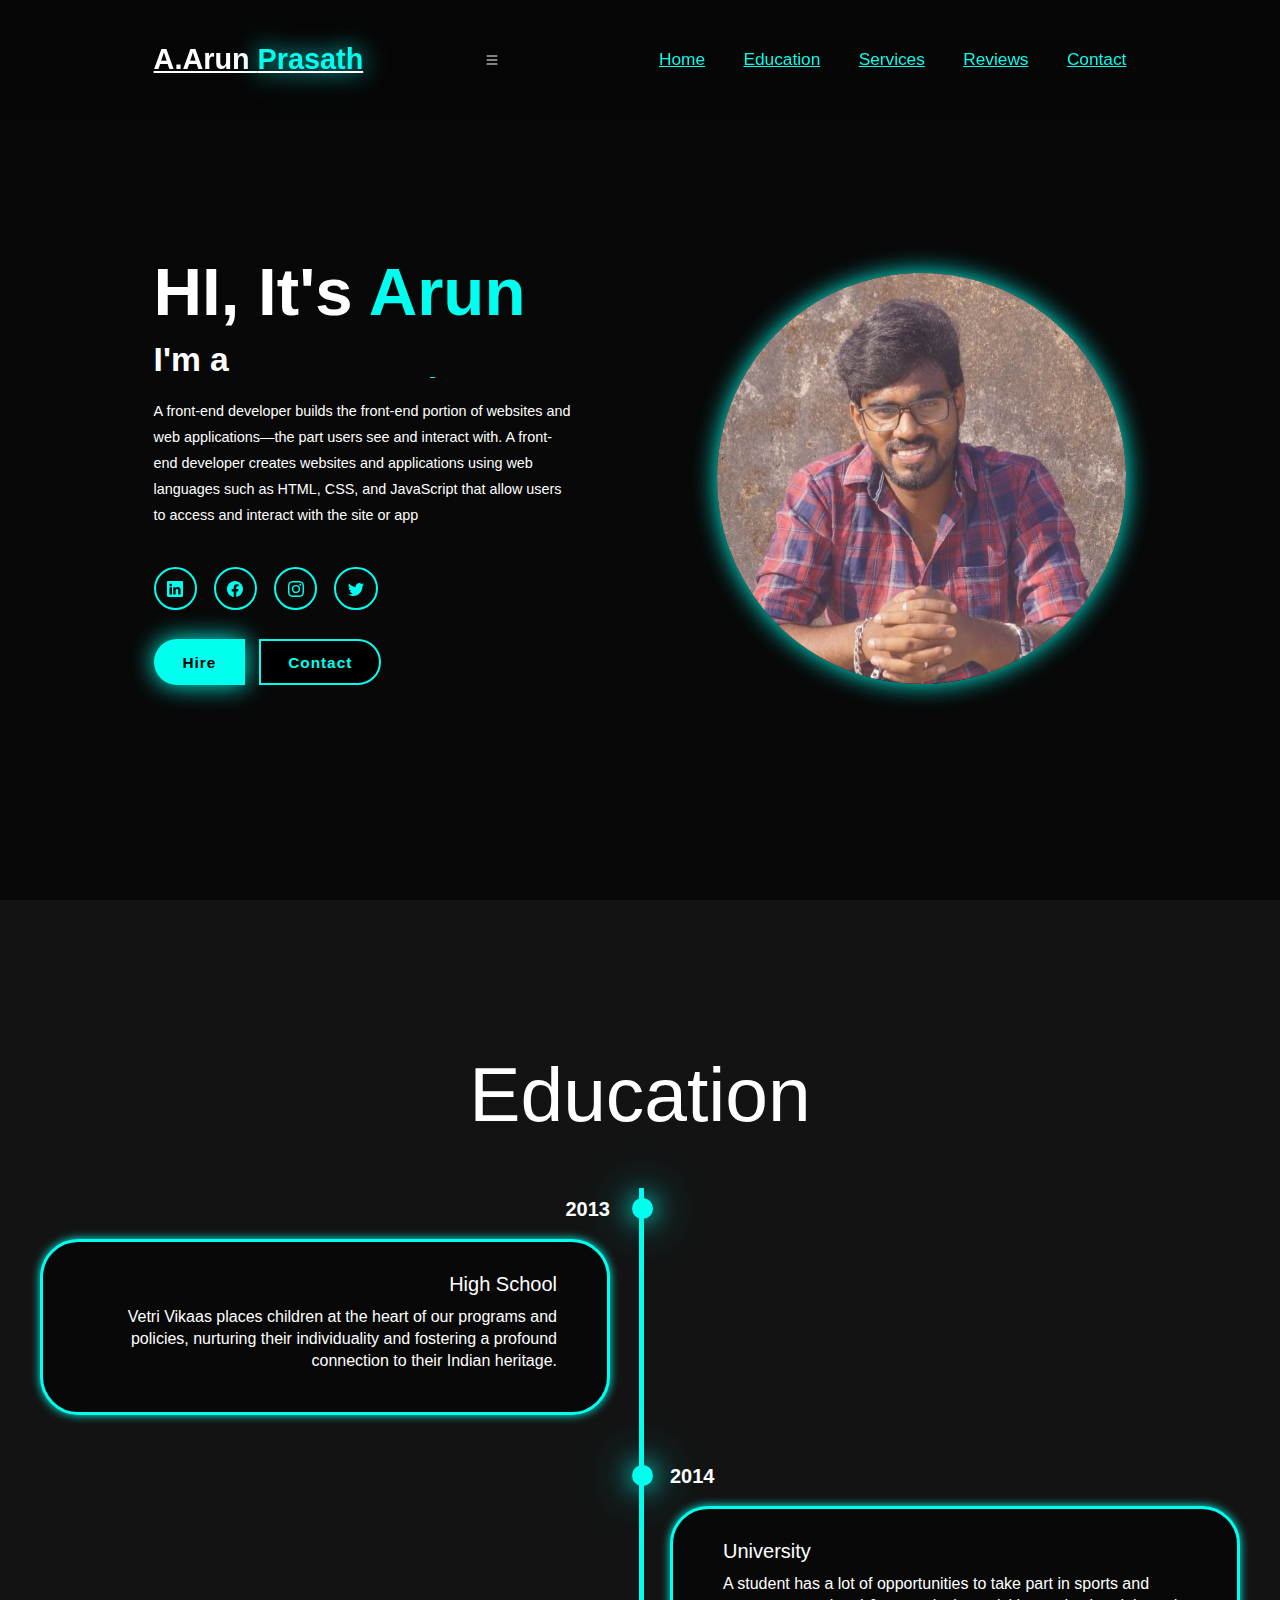
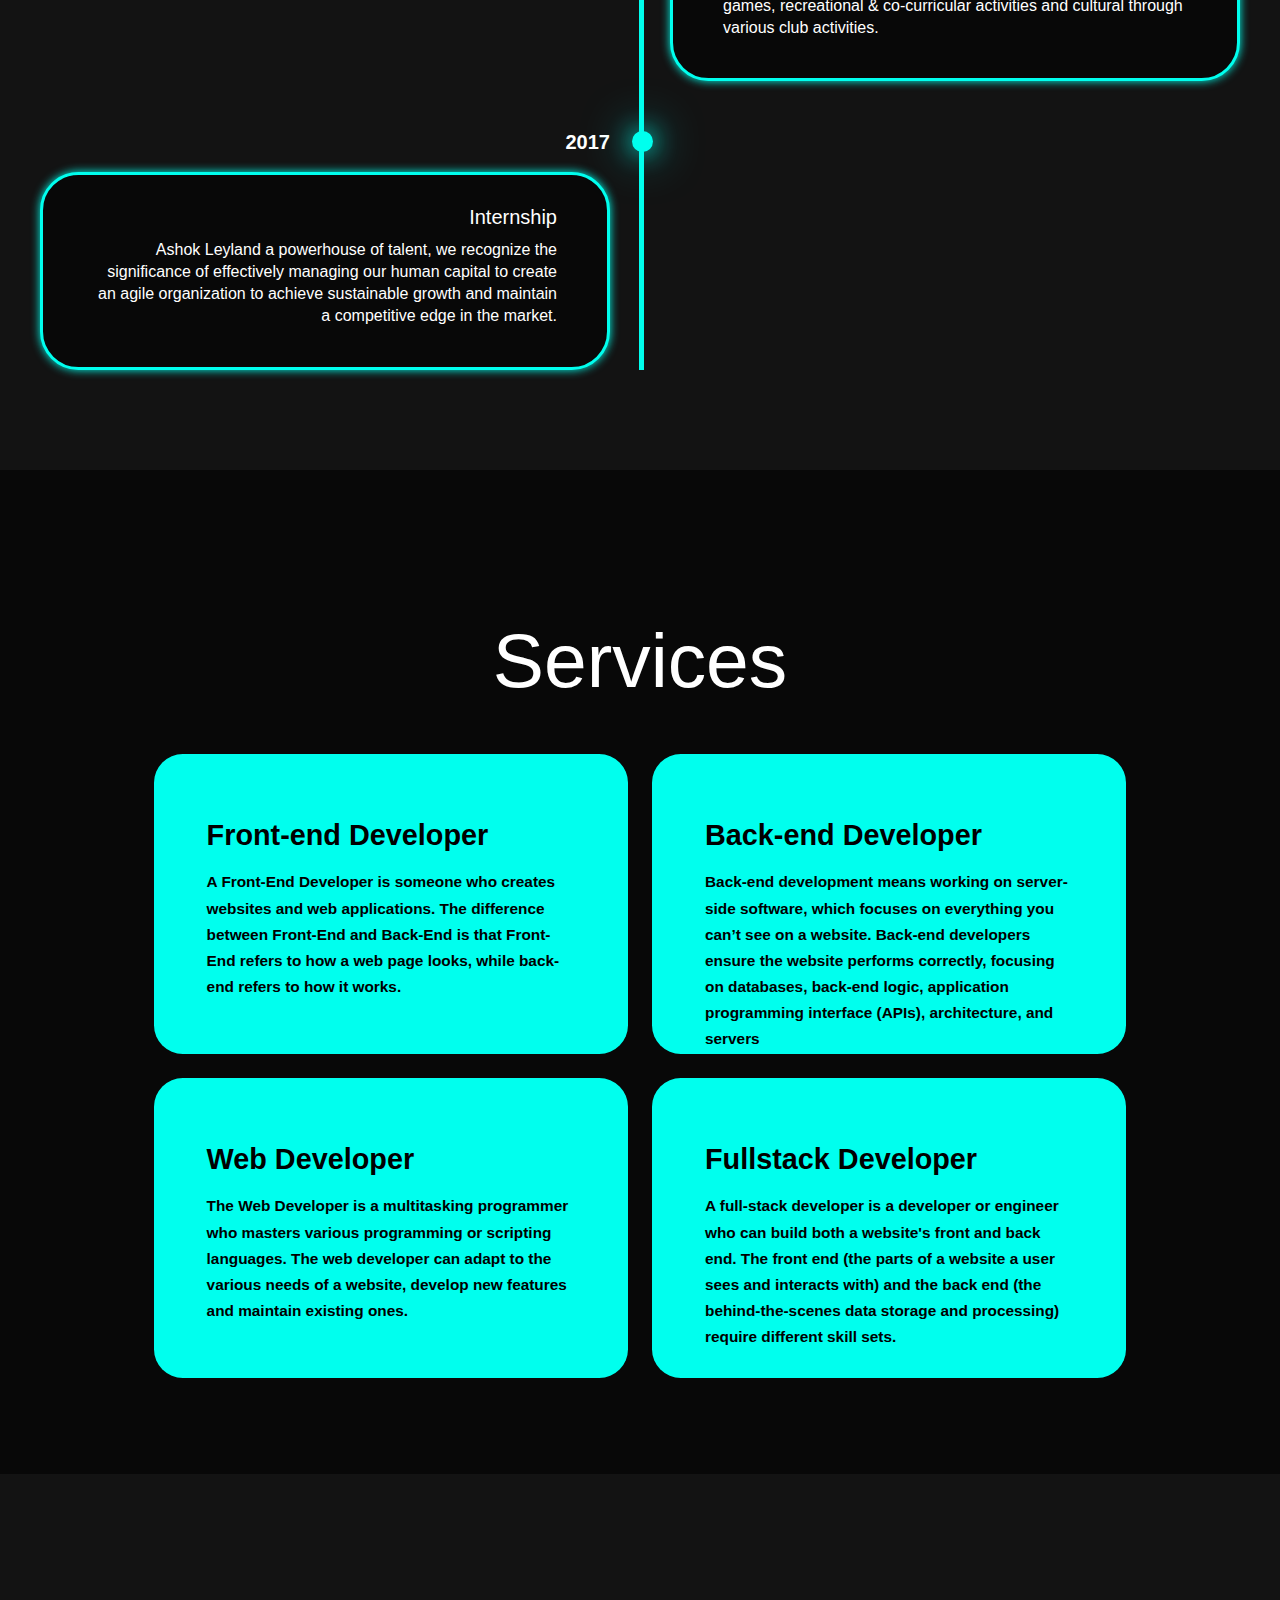
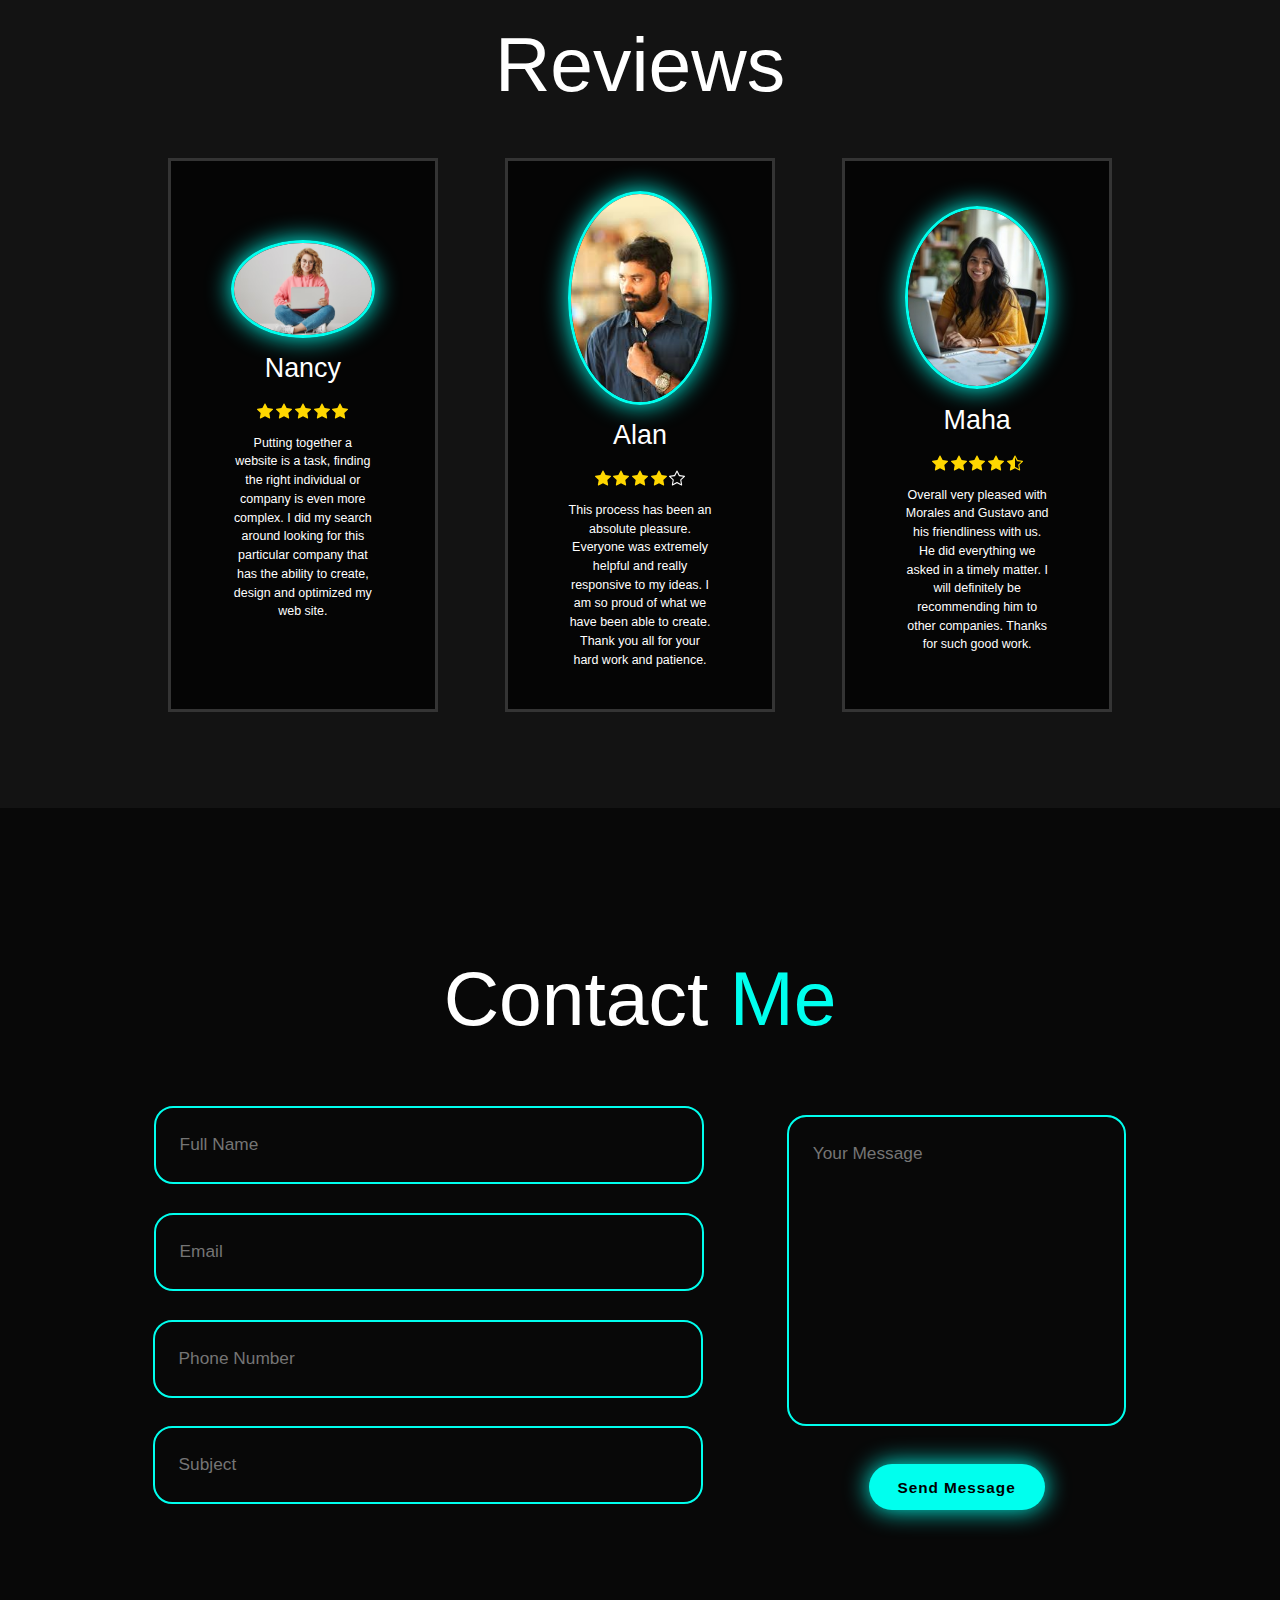
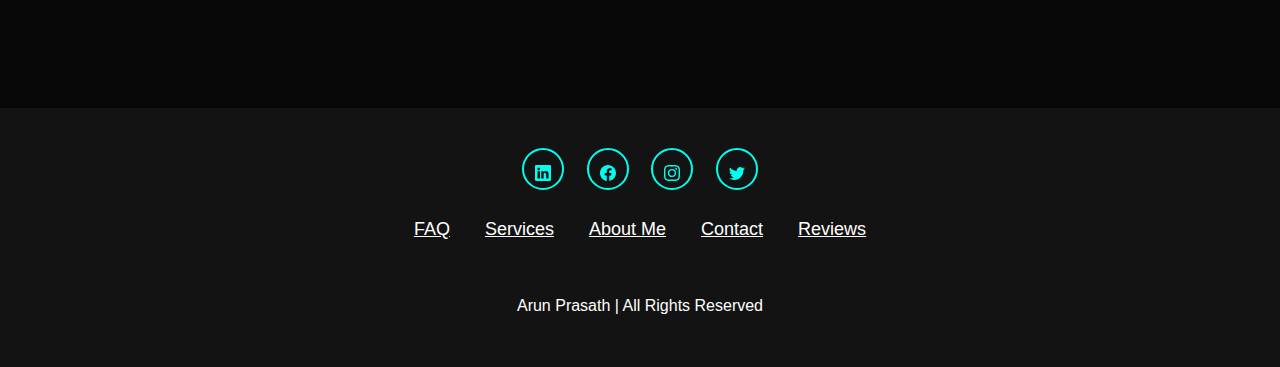
<file: arun sakthi/my port/doc.html>
<!DOCTYPE html>
<html>

<head>
    <title>My Document</title>
    <link href="https://cdn.jsdelivr.net/npm/bootstrap@5.3.3/dist/css/bootstrap.min.css" rel="stylesheet"
        integrity="sha384-QWTKZyjpPEjISv5WaRU9OFeRpok6YctnYmDr5pNlyT2bRjXh0JMhjY6hW+ALEwIH" crossorigin="anonymous">
    <script src="https://cdn.jsdelivr.net/npm/bootstrap@5.3.3/dist/js/bootstrap.bundle.min.js"
        integrity="sha384-YvpcrYf0tY3lHB60NNkmXc5s9fDVZLESaAA55NDzOxhy9GkcIdslK1eN7N6jIeHz"
        crossorigin="anonymous"></script>
    <link rel="stylesheet" href="doc.css">
</head>

<body>
    <header class="header">
        <a href="#home" class="logo">A.Arun <span>Prasath</span></a>
        <svg xmlns="http://www.w3.org/2000/svg" width="16" height="16" fill="currentColor" class="bi bi-list"
            viewBox="0 0 16 16">
            <path fill-rule="evenodd"
                d="M2.5 12a.5.5 0 0 1 .5-.5h10a.5.5 0 0 1 0 1H3a.5.5 0 0 1-.5-.5m0-4a.5.5 0 0 1 .5-.5h10a.5.5 0 0 1 0 1H3a.5.5 0 0 1-.5-.5m0-4a.5.5 0 0 1 .5-.5h10a.5.5 0 0 1 0 1H3a.5.5 0 0 1-.5-.5" />
        </svg>


        <nav class="navbar">
            <a href="#home">Home</a>
            <a href="#education">Education</a>
            <a href="#services">Services</a>
            <a href="#reviews">Reviews</a>
            <a href="#contact">Contact</a>
        </nav>

    </header>
    <section class="home" id="home">
        <div class="home-content">
            <h1>HI, It's <span>Arun</span></h1>
            <h3 class="text-animation">I'm a <span></span></h3>
            <p>A front-end developer builds the front-end portion of websites and web applications—the part users see
                and interact with. A front-end developer creates websites and applications using web languages such as
                HTML, CSS, and JavaScript that allow users to access and interact with the site or app</p>
            <div class="social-icons">
                <a href="#"><svg xmlns="http://www.w3.org/2000/svg" width="16" height="16" fill="currentColor"
                        class="bi bi-linkedin" viewBox="0 0 16 16">
                        <path
                            d="M0 1.146C0 .513.526 0 1.175 0h13.65C15.474 0 16 .513 16 1.146v13.708c0 .633-.526 1.146-1.175 1.146H1.175C.526 16 0 15.487 0 14.854zm4.943 12.248V6.169H2.542v7.225zm-1.2-8.212c.837 0 1.358-.554 1.358-1.248-.015-.709-.52-1.248-1.342-1.248S2.4 3.226 2.4 3.934c0 .694.521 1.248 1.327 1.248zm4.908 8.212V9.359c0-.216.016-.432.08-.586.173-.431.568-.878 1.232-.878.869 0 1.216.662 1.216 1.634v3.865h2.401V9.25c0-2.22-1.184-3.252-2.764-3.252-1.274 0-1.845.7-2.165 1.193v.025h-.016l.016-.025V6.169h-2.4c.03.678 0 7.225 0 7.225z" />
                    </svg></a>
                <a href="#"><svg xmlns="http://www.w3.org/2000/svg" width="16" height="16" fill="currentColor"
                        class="bi bi-facebook" viewBox="0 0 16 16">
                        <path
                            d="M16 8.049c0-4.446-3.582-8.05-8-8.05C3.58 0-.002 3.603-.002 8.05c0 4.017 2.926 7.347 6.75 7.951v-5.625h-2.03V8.05H6.75V6.275c0-2.017 1.195-3.131 3.022-3.131.876 0 1.791.157 1.791.157v1.98h-1.009c-.993 0-1.303.621-1.303 1.258v1.51h2.218l-.354 2.326H9.25V16c3.824-.604 6.75-3.934 6.75-7.951" />
                    </svg></a>
                <a href="#"><svg xmlns="http://www.w3.org/2000/svg" width="16" height="16" fill="currentColor"
                        class="bi bi-instagram" viewBox="0 0 16 16">
                        <path
                            d="M8 0C5.829 0 5.556.01 4.703.048 3.85.088 3.269.222 2.76.42a3.9 3.9 0 0 0-1.417.923A3.9 3.9 0 0 0 .42 2.76C.222 3.268.087 3.85.048 4.7.01 5.555 0 5.827 0 8.001c0 2.172.01 2.444.048 3.297.04.852.174 1.433.372 1.942.205.526.478.972.923 1.417.444.445.89.719 1.416.923.51.198 1.09.333 1.942.372C5.555 15.99 5.827 16 8 16s2.444-.01 3.298-.048c.851-.04 1.434-.174 1.943-.372a3.9 3.9 0 0 0 1.416-.923c.445-.445.718-.891.923-1.417.197-.509.332-1.09.372-1.942C15.99 10.445 16 10.173 16 8s-.01-2.445-.048-3.299c-.04-.851-.175-1.433-.372-1.941a3.9 3.9 0 0 0-.923-1.417A3.9 3.9 0 0 0 13.24.42c-.51-.198-1.092-.333-1.943-.372C10.443.01 10.172 0 7.998 0zm-.717 1.442h.718c2.136 0 2.389.007 3.232.046.78.035 1.204.166 1.486.275.373.145.64.319.92.599s.453.546.598.92c.11.281.24.705.275 1.485.039.843.047 1.096.047 3.231s-.008 2.389-.047 3.232c-.035.78-.166 1.203-.275 1.485a2.5 2.5 0 0 1-.599.919c-.28.28-.546.453-.92.598-.28.11-.704.24-1.485.276-.843.038-1.096.047-3.232.047s-2.39-.009-3.233-.047c-.78-.036-1.203-.166-1.485-.276a2.5 2.5 0 0 1-.92-.598 2.5 2.5 0 0 1-.6-.92c-.109-.281-.24-.705-.275-1.485-.038-.843-.046-1.096-.046-3.233s.008-2.388.046-3.231c.036-.78.166-1.204.276-1.486.145-.373.319-.64.599-.92s.546-.453.92-.598c.282-.11.705-.24 1.485-.276.738-.034 1.024-.044 2.515-.045zm4.988 1.328a.96.96 0 1 0 0 1.92.96.96 0 0 0 0-1.92m-4.27 1.122a4.109 4.109 0 1 0 0 8.217 4.109 4.109 0 0 0 0-8.217m0 1.441a2.667 2.667 0 1 1 0 5.334 2.667 2.667 0 0 1 0-5.334" />
                    </svg></a>
                <a href="#"><svg xmlns="http://www.w3.org/2000/svg" width="16" height="16" fill="currentColor"
                        class="bi bi-twitter" viewBox="0 0 16 16">
                        <path
                            d="M5.026 15c6.038 0 9.341-5.003 9.341-9.334q.002-.211-.006-.422A6.7 6.7 0 0 0 16 3.542a6.7 6.7 0 0 1-1.889.518 3.3 3.3 0 0 0 1.447-1.817 6.5 6.5 0 0 1-2.087.793A3.286 3.286 0 0 0 7.875 6.03a9.32 9.32 0 0 1-6.767-3.429 3.29 3.29 0 0 0 1.018 4.382A3.3 3.3 0 0 1 .64 6.575v.045a3.29 3.29 0 0 0 2.632 3.218 3.2 3.2 0 0 1-.865.115 3 3 0 0 1-.614-.057 3.28 3.28 0 0 0 3.067 2.277A6.6 6.6 0 0 1 .78 13.58a6 6 0 0 1-.78-.045A9.34 9.34 0 0 0 5.026 15" />
                    </svg></a>
            </div>
            <div class="btn-group">
                <a href="#" class="btn">Hire</a>
                <a href="#contact" class="btn">Contact</a>
            </div>
        </div>
        <div class="home-img">
            <img src="sak2.jpg" width="60%" height="60%">
        </div>

    </section>
    <section class="education" id="education">
        <h2 class="heading">Education</h2>
        <div class="timeline-items">
            <div class="timeline-item">
                <div class="timeline-dot"></div>
                <div class="timeline-date">2013</div>
                <div class="timeline-content">
                    <h3>High School</h3>
                    <p>Vetri Vikaas places children at the heart of our programs and policies, nurturing their
                        individuality and fostering a profound connection to their Indian heritage.</p>
                </div>

            </div>
            <div class="timeline-item">
                <div class="timeline-dot"></div>
                <div class="timeline-date">2014</div>
                <div class="timeline-content">
                    <h3>University</h3>
                    <p>A student has a lot of opportunities to take part in sports and games, recreational &
                        co-curricular activities and cultural through various club activities.</p>
                </div>

            </div>
            <div class="timeline-item">
                <div class="timeline-dot"></div>
                <div class="timeline-date">2017</div>
                <div class="timeline-content">
                    <h3>Internship</h3>
                    <p> Ashok Leyland a powerhouse of talent, we recognize the significance of effectively managing our
                        human capital to create an agile organization to achieve sustainable growth and maintain a
                        competitive edge in the market.</p>
                </div>

            </div>
        </div>

    </section>

    <section class="services" id="services">
        <h2 class="heading">Services</h2>

        <div class="services-container">
            <div class="service-box">
                <div class="service-info">
                    <h4>Front-end Developer</h4>
                    <p>A Front-End Developer is someone who creates websites and web applications. The difference
                        between Front-End and Back-End is that Front-End refers to how a web page looks, while back-end
                        refers to how it works.</p>
                </div>
            </div>
            <div class="service-box">
                <div class="service-info">
                    <h4>Back-end Developer</h4>
                    <p>Back-end development means working on server-side software, which focuses on everything you can’t
                        see on a website. Back-end developers ensure the website performs correctly, focusing on
                        databases, back-end logic, application programming interface (APIs), architecture, and servers
                    </p>
                </div>
            </div>
            <div class="service-box">
                <div class="service-info">
                    <h4> Web Developer</h4>
                    <p>The Web Developer is a multitasking programmer who masters various programming or scripting
                        languages. The web developer can adapt to the various needs of a website, develop new features
                        and maintain existing ones.</p>
                </div>
            </div>

            <div class="service-box">
                <div class="service-info">
                    <h4>Fullstack Developer</h4>
                    <p>A full-stack developer is a developer or engineer who can build both a website's front and back
                        end. The front end (the parts of a website a user sees and interacts with) and the back end (the
                        behind-the-scenes data storage and processing) require different skill sets. </p>
                </div>
            </div>
        </div>
    </section>
    <section class="reviews" id="reviews">
        <div class="reviews-box">
            <h2 class="heading">Reviews</h2>
            <div class="wrapper">
                <div class="review-item">
                    <img src="re7.avif">
                    <h2>Nancy</h2>
                    <div class="rating">
                        <svg xmlns="http://www.w3.org/2000/svg" width="16" height="16" fill="currentColor"
                            class="bi bi-star-fill" viewBox="0 0 16 16">
                            <path
                                d="M3.612 15.443c-.386.198-.824-.149-.746-.592l.83-4.73L.173 6.765c-.329-.314-.158-.888.283-.95l4.898-.696L7.538.792c.197-.39.73-.39.927 0l2.184 4.327 4.898.696c.441.062.612.636.282.95l-3.522 3.356.83 4.73c.078.443-.36.79-.746.592L8 13.187l-4.389 2.256z" />
                        </svg>
                        <svg xmlns="http://www.w3.org/2000/svg" width="16" height="16" fill="currentColor"
                            class="bi bi-star-fill" viewBox="0 0 16 16">
                            <path
                                d="M3.612 15.443c-.386.198-.824-.149-.746-.592l.83-4.73L.173 6.765c-.329-.314-.158-.888.283-.95l4.898-.696L7.538.792c.197-.39.73-.39.927 0l2.184 4.327 4.898.696c.441.062.612.636.282.95l-3.522 3.356.83 4.73c.078.443-.36.79-.746.592L8 13.187l-4.389 2.256z" />
                        </svg>
                        <svg xmlns="http://www.w3.org/2000/svg" width="16" height="16" fill="currentColor"
                            class="bi bi-star-fill" viewBox="0 0 16 16">
                            <path
                                d="M3.612 15.443c-.386.198-.824-.149-.746-.592l.83-4.73L.173 6.765c-.329-.314-.158-.888.283-.95l4.898-.696L7.538.792c.197-.39.73-.39.927 0l2.184 4.327 4.898.696c.441.062.612.636.282.95l-3.522 3.356.83 4.73c.078.443-.36.79-.746.592L8 13.187l-4.389 2.256z" />
                        </svg>
                        <svg xmlns="http://www.w3.org/2000/svg" width="16" height="16" fill="currentColor"
                            class="bi bi-star-fill" viewBox="0 0 16 16">
                            <path
                                d="M3.612 15.443c-.386.198-.824-.149-.746-.592l.83-4.73L.173 6.765c-.329-.314-.158-.888.283-.95l4.898-.696L7.538.792c.197-.39.73-.39.927 0l2.184 4.327 4.898.696c.441.062.612.636.282.95l-3.522 3.356.83 4.73c.078.443-.36.79-.746.592L8 13.187l-4.389 2.256z" />
                        </svg>
                        <svg xmlns="http://www.w3.org/2000/svg" width="16" height="16" fill="currentColor"
                            class="bi bi-star-fill" viewBox="0 0 16 16">
                            <path
                                d="M3.612 15.443c-.386.198-.824-.149-.746-.592l.83-4.73L.173 6.765c-.329-.314-.158-.888.283-.95l4.898-.696L7.538.792c.197-.39.73-.39.927 0l2.184 4.327 4.898.696c.441.062.612.636.282.95l-3.522 3.356.83 4.73c.078.443-.36.79-.746.592L8 13.187l-4.389 2.256z" />
                        </svg>

                    </div>
                    <p>Putting together a website is a task, finding the right individual or company is even more
                        complex. I did my search around looking for this particular company that has the ability to
                        create, design and optimized my web site.</p>
                </div>
                <div class="review-item">
                    <img src="re6.jpg">
                    <h2>Alan</h2>
                    <div class="rating">
                        <svg xmlns="http://www.w3.org/2000/svg" width="16" height="16" fill="currentColor"
                            class="bi bi-star-fill" viewBox="0 0 16 16">
                            <path
                                d="M3.612 15.443c-.386.198-.824-.149-.746-.592l.83-4.73L.173 6.765c-.329-.314-.158-.888.283-.95l4.898-.696L7.538.792c.197-.39.73-.39.927 0l2.184 4.327 4.898.696c.441.062.612.636.282.95l-3.522 3.356.83 4.73c.078.443-.36.79-.746.592L8 13.187l-4.389 2.256z" />
                        </svg>
                        <svg xmlns="http://www.w3.org/2000/svg" width="16" height="16" fill="currentColor"
                            class="bi bi-star-fill" viewBox="0 0 16 16">
                            <path
                                d="M3.612 15.443c-.386.198-.824-.149-.746-.592l.83-4.73L.173 6.765c-.329-.314-.158-.888.283-.95l4.898-.696L7.538.792c.197-.39.73-.39.927 0l2.184 4.327 4.898.696c.441.062.612.636.282.95l-3.522 3.356.83 4.73c.078.443-.36.79-.746.592L8 13.187l-4.389 2.256z" />
                        </svg>
                        <svg xmlns="http://www.w3.org/2000/svg" width="16" height="16" fill="currentColor"
                            class="bi bi-star-fill" viewBox="0 0 16 16">
                            <path
                                d="M3.612 15.443c-.386.198-.824-.149-.746-.592l.83-4.73L.173 6.765c-.329-.314-.158-.888.283-.95l4.898-.696L7.538.792c.197-.39.73-.39.927 0l2.184 4.327 4.898.696c.441.062.612.636.282.95l-3.522 3.356.83 4.73c.078.443-.36.79-.746.592L8 13.187l-4.389 2.256z" />
                        </svg>
                        <svg xmlns="http://www.w3.org/2000/svg" width="16" height="16" fill="currentColor"
                            class="bi bi-star-fill" viewBox="0 0 16 16">
                            <path
                                d="M3.612 15.443c-.386.198-.824-.149-.746-.592l.83-4.73L.173 6.765c-.329-.314-.158-.888.283-.95l4.898-.696L7.538.792c.197-.39.73-.39.927 0l2.184 4.327 4.898.696c.441.062.612.636.282.95l-3.522 3.356.83 4.73c.078.443-.36.79-.746.592L8 13.187l-4.389 2.256z" />
                        </svg>
                        <svg xmlns="http://www.w3.org/2000/svg" width="16" height="16" fill="currentColor"
                            class="bi bi-star" viewBox="0 0 16 16">
                            <path
                                d="M2.866 14.85c-.078.444.36.791.746.593l4.39-2.256 4.389 2.256c.386.198.824-.149.746-.592l-.83-4.73 3.522-3.356c.33-.314.16-.888-.282-.95l-4.898-.696L8.465.792a.513.513 0 0 0-.927 0L5.354 5.12l-4.898.696c-.441.062-.612.636-.283.95l3.523 3.356-.83 4.73zm4.905-2.767-3.686 1.894.694-3.957a.56.56 0 0 0-.163-.505L1.71 6.745l4.052-.576a.53.53 0 0 0 .393-.288L8 2.223l1.847 3.658a.53.53 0 0 0 .393.288l4.052.575-2.906 2.77a.56.56 0 0 0-.163.506l.694 3.957-3.686-1.894a.5.5 0 0 0-.461 0z" />
                        </svg>
                    </div>
                    <p>This process has been an absolute pleasure. Everyone was extremely helpful and really responsive
                        to my ideas. I am so proud of what we have been able to create. Thank you all for your hard work
                        and patience.</p>
                </div>
                <div class="review-item">
                    <img src="re3.jpg">
                    <h2>Maha</h2>
                    <div class="rating">
                        <svg xmlns="http://www.w3.org/2000/svg" width="16" height="16" fill="currentColor"
                            class="bi bi-star-fill" viewBox="0 0 16 16">
                            <path
                                d="M3.612 15.443c-.386.198-.824-.149-.746-.592l.83-4.73L.173 6.765c-.329-.314-.158-.888.283-.95l4.898-.696L7.538.792c.197-.39.73-.39.927 0l2.184 4.327 4.898.696c.441.062.612.636.282.95l-3.522 3.356.83 4.73c.078.443-.36.79-.746.592L8 13.187l-4.389 2.256z" />
                        </svg>
                        <svg xmlns="http://www.w3.org/2000/svg" width="16" height="16" fill="currentColor"
                            class="bi bi-star-fill" viewBox="0 0 16 16">
                            <path
                                d="M3.612 15.443c-.386.198-.824-.149-.746-.592l.83-4.73L.173 6.765c-.329-.314-.158-.888.283-.95l4.898-.696L7.538.792c.197-.39.73-.39.927 0l2.184 4.327 4.898.696c.441.062.612.636.282.95l-3.522 3.356.83 4.73c.078.443-.36.79-.746.592L8 13.187l-4.389 2.256z" />
                        </svg>
                        <svg xmlns="http://www.w3.org/2000/svg" width="16" height="16" fill="currentColor"
                            class="bi bi-star-fill" viewBox="0 0 16 16">
                            <path
                                d="M3.612 15.443c-.386.198-.824-.149-.746-.592l.83-4.73L.173 6.765c-.329-.314-.158-.888.283-.95l4.898-.696L7.538.792c.197-.39.73-.39.927 0l2.184 4.327 4.898.696c.441.062.612.636.282.95l-3.522 3.356.83 4.73c.078.443-.36.79-.746.592L8 13.187l-4.389 2.256z" />
                        </svg>
                        <svg xmlns="http://www.w3.org/2000/svg" width="16" height="16" fill="currentColor"
                            class="bi bi-star-fill" viewBox="0 0 16 16">
                            <path
                                d="M3.612 15.443c-.386.198-.824-.149-.746-.592l.83-4.73L.173 6.765c-.329-.314-.158-.888.283-.95l4.898-.696L7.538.792c.197-.39.73-.39.927 0l2.184 4.327 4.898.696c.441.062.612.636.282.95l-3.522 3.356.83 4.73c.078.443-.36.79-.746.592L8 13.187l-4.389 2.256z" />
                        </svg>
                        <svg xmlns="http://www.w3.org/2000/svg" width="16" height="16" fill="currentColor"
                            class="bi bi-star-half" viewBox="0 0 16 16">
                            <path
                                d="M5.354 5.119 7.538.792A.52.52 0 0 1 8 .5c.183 0 .366.097.465.292l2.184 4.327 4.898.696A.54.54 0 0 1 16 6.32a.55.55 0 0 1-.17.445l-3.523 3.356.83 4.73c.078.443-.36.79-.746.592L8 13.187l-4.389 2.256a.5.5 0 0 1-.146.05c-.342.06-.668-.254-.6-.642l.83-4.73L.173 6.765a.55.55 0 0 1-.172-.403.6.6 0 0 1 .085-.302.51.51 0 0 1 .37-.245zM8 12.027a.5.5 0 0 1 .232.056l3.686 1.894-.694-3.957a.56.56 0 0 1 .162-.505l2.907-2.77-4.052-.576a.53.53 0 0 1-.393-.288L8.001 2.223 8 2.226z" />
                        </svg>


                    </div>
                    <p>Overall very pleased with Morales and Gustavo and his friendliness with us. He did everything we
                        asked in a timely matter. I will definitely be recommending him to other companies. Thanks for
                        such good work.</p>
                </div>
            </div>
        </div>
    </section>
    <section class="contact" id="contact">
        <h2 class="heading">Contact <span>Me</span></h2>
        <form action="">
            <div class="input-group">
                <div class="input-box">
                    <input type="text" placeholder="Full Name">
                    <input type="email" placeholder="Email">
                </div>
                <div class="input-box">
                    <input type="number" placeholder="Phone Number">
                    <input type="text" placeholder="Subject">
                </div>
            </div>
            <div class="input-group-2">
                <textarea name="" id="" cols="30" rows="10" placeholder="Your Message" ></textarea>
                <input type="submit"n value="Send Message" class="btn">
            </div>
        </form>
    </section>


    <footer class="footer">
        <div class="social">
            <a href="#"><svg xmlns="http://www.w3.org/2000/svg" width="16" height="16" fill="currentColor"
                class="bi bi-linkedin" viewBox="0 0 16 16">
                <path
                    d="M0 1.146C0 .513.526 0 1.175 0h13.65C15.474 0 16 .513 16 1.146v13.708c0 .633-.526 1.146-1.175 1.146H1.175C.526 16 0 15.487 0 14.854zm4.943 12.248V6.169H2.542v7.225zm-1.2-8.212c.837 0 1.358-.554 1.358-1.248-.015-.709-.52-1.248-1.342-1.248S2.4 3.226 2.4 3.934c0 .694.521 1.248 1.327 1.248zm4.908 8.212V9.359c0-.216.016-.432.08-.586.173-.431.568-.878 1.232-.878.869 0 1.216.662 1.216 1.634v3.865h2.401V9.25c0-2.22-1.184-3.252-2.764-3.252-1.274 0-1.845.7-2.165 1.193v.025h-.016l.016-.025V6.169h-2.4c.03.678 0 7.225 0 7.225z" />
            </svg></a>
        <a href="#"><svg xmlns="http://www.w3.org/2000/svg" width="16" height="16" fill="currentColor"
                class="bi bi-facebook" viewBox="0 0 16 16">
                <path
                    d="M16 8.049c0-4.446-3.582-8.05-8-8.05C3.58 0-.002 3.603-.002 8.05c0 4.017 2.926 7.347 6.75 7.951v-5.625h-2.03V8.05H6.75V6.275c0-2.017 1.195-3.131 3.022-3.131.876 0 1.791.157 1.791.157v1.98h-1.009c-.993 0-1.303.621-1.303 1.258v1.51h2.218l-.354 2.326H9.25V16c3.824-.604 6.75-3.934 6.75-7.951" />
            </svg></a>
        <a href="#"><svg xmlns="http://www.w3.org/2000/svg" width="16" height="16" fill="currentColor"
                class="bi bi-instagram" viewBox="0 0 16 16">
                <path
                    d="M8 0C5.829 0 5.556.01 4.703.048 3.85.088 3.269.222 2.76.42a3.9 3.9 0 0 0-1.417.923A3.9 3.9 0 0 0 .42 2.76C.222 3.268.087 3.85.048 4.7.01 5.555 0 5.827 0 8.001c0 2.172.01 2.444.048 3.297.04.852.174 1.433.372 1.942.205.526.478.972.923 1.417.444.445.89.719 1.416.923.51.198 1.09.333 1.942.372C5.555 15.99 5.827 16 8 16s2.444-.01 3.298-.048c.851-.04 1.434-.174 1.943-.372a3.9 3.9 0 0 0 1.416-.923c.445-.445.718-.891.923-1.417.197-.509.332-1.09.372-1.942C15.99 10.445 16 10.173 16 8s-.01-2.445-.048-3.299c-.04-.851-.175-1.433-.372-1.941a3.9 3.9 0 0 0-.923-1.417A3.9 3.9 0 0 0 13.24.42c-.51-.198-1.092-.333-1.943-.372C10.443.01 10.172 0 7.998 0zm-.717 1.442h.718c2.136 0 2.389.007 3.232.046.78.035 1.204.166 1.486.275.373.145.64.319.92.599s.453.546.598.92c.11.281.24.705.275 1.485.039.843.047 1.096.047 3.231s-.008 2.389-.047 3.232c-.035.78-.166 1.203-.275 1.485a2.5 2.5 0 0 1-.599.919c-.28.28-.546.453-.92.598-.28.11-.704.24-1.485.276-.843.038-1.096.047-3.232.047s-2.39-.009-3.233-.047c-.78-.036-1.203-.166-1.485-.276a2.5 2.5 0 0 1-.92-.598 2.5 2.5 0 0 1-.6-.92c-.109-.281-.24-.705-.275-1.485-.038-.843-.046-1.096-.046-3.233s.008-2.388.046-3.231c.036-.78.166-1.204.276-1.486.145-.373.319-.64.599-.92s.546-.453.92-.598c.282-.11.705-.24 1.485-.276.738-.034 1.024-.044 2.515-.045zm4.988 1.328a.96.96 0 1 0 0 1.92.96.96 0 0 0 0-1.92m-4.27 1.122a4.109 4.109 0 1 0 0 8.217 4.109 4.109 0 0 0 0-8.217m0 1.441a2.667 2.667 0 1 1 0 5.334 2.667 2.667 0 0 1 0-5.334" />
            </svg></a>
        <a href="#"><svg xmlns="http://www.w3.org/2000/svg" width="16" height="16" fill="currentColor"
                class="bi bi-twitter" viewBox="0 0 16 16">
                <path
                    d="M5.026 15c6.038 0 9.341-5.003 9.341-9.334q.002-.211-.006-.422A6.7 6.7 0 0 0 16 3.542a6.7 6.7 0 0 1-1.889.518 3.3 3.3 0 0 0 1.447-1.817 6.5 6.5 0 0 1-2.087.793A3.286 3.286 0 0 0 7.875 6.03a9.32 9.32 0 0 1-6.767-3.429 3.29 3.29 0 0 0 1.018 4.382A3.3 3.3 0 0 1 .64 6.575v.045a3.29 3.29 0 0 0 2.632 3.218 3.2 3.2 0 0 1-.865.115 3 3 0 0 1-.614-.057 3.28 3.28 0 0 0 3.067 2.277A6.6 6.6 0 0 1 .78 13.58a6 6 0 0 1-.78-.045A9.34 9.34 0 0 0 5.026 15" />
            </svg></a>
        </div>
        <ul class="list">
            <li><a href="#">FAQ</a></li>
            <li><a href="#">Services</a></li>
            <li><a href="#">About Me</a></li>
            <li><a href="#">Contact</a></li>
            <li><a href="#">Reviews</a></li>
        </ul>
        <p class="copyright">
            Arun Prasath | All Rights Reserved
        </p>
    </footer>
   

</body>

</html>
</file>
<file: arun sakthi/arunsakthi/ecommerance.css>
*{
    margin: 0px;
    padding: 0px;
    box-sizing: border-box;

}
.navbar{
    display: flex;
    align-items: center;
    padding: 20px;
}
nav{
    flex: 1;
    text-align: right;
}
nav ul{
    display:inline-block;
    list-style-type: none;

}
nav ul li{
    display: inline-block;
    margin-right:20px;

}
a{
    text-decoration: none;
    color: #f7f3f3;
}
p{
    color: #555;
}
.container{
    max-width: 1300px;
    margin: auto;
    padding-left: 25px;
    padding-right: 25px; 
}
.row{
    display: flex;
    align-items: center;
    flex-wrap: wrap;
    justify-content: space-around;
}
.col-2{
    flex-basis: 50%;
    min-width: 300px; 
}
.col-2 img{
    max-width: 100%;
    padding: 50px 0;
}
.col-2 h1{
    font-size:50px;
    line-height: 60px;
    margin: 25px 0;
}
.btn{
    display: inline-block;
    background: #ff523b;
    color: #fff;
    padding: 8px 30px;
    margin: 30px 0;
    border-radius:30px;
    transition: background 0.5s;
}
.btn:hover{
    background:#563434;
}
.btn:hover::after{
    content: "--->";
    opacity: 1;
}
.header{
    background: radial-gradient(#fff,#070707);
}
.header .row{
    margin-top: 70px;
    
}
.categories{
    margin: 70px 0;
    
}
.col-3{
    flex-basis: 30%;
    min-width: 250px;
    margin-bottom: 30px;
}
.col-3 img{
    width: 100%;
    background-color: #000;
}
.small-container{
    max-width:900px;
    margin:auto;
    padding-left:25px;
    padding-right:25px ;
}
.col-4{
    flex-basis: 25%;
    padding: 10px;
    min-width: 200px;
    margin-bottom: 50px; 
    transition: transform 0.5s;
  
}
.col-4 img{
    width: 100%;
    background-color: #f5f1f1;
}
.title{
    text-align: center;
    margin: 0 auto 80px;
    position: relative;
    line-height: 60px;
    color: #555;
}
.title::after{
    content:'';
    background: #ff523b;
    width: 80px;
    height: 5px;
    border-radius: 5px;
    position: absolute;
    bottom: 0;
    left: 50%;
    transform: translateX(-50%);   
}
h4{
    color:#555;
    font-weight: normal;
}
.col-4 p{
    font-size: 15px;

}
.rating .bi{
    color: #992e20;
}
.col-4:hover{
    transform: translateY(-5px);

}
/*-----------offer---------*/
.offer{
    background: radial-gradient(#fff,#131212);
    margin-top: 80px;
    padding: 30px 0px;
}
.col-2 .offer-img{
    padding: 30px;
}
small{
    color: #555;
}
/*----------testimonial--------*/
.testimonial{
    padding-top: 100px;
}
.testimonial .col-3{
    text-align: center;
    padding: 40px 20px;
    box-shadow: 0 0 20px 0px rgba(0,0,0,0.1);
    cursor: pointer;
    background-color: #000;
    transition: transform 0.5s;
}
.testimonial .col-3 img{
    width: 50px;
    margin-top:20px;
    border-radius: 50%;
}
.testimonial .col-3:hover{
    transform: translateY(-10px);
}
.testimonial .col-3 h3{
    font-weight: 600;
    color: #555;
    font-size: 16px;
}
/*---------brands--------*/
.brands{
    margin: 100px auto;
}
.col-5{
    width: 160px;
}
.col-5 img{
    width: 100%;
    cursor: pointer;
    padding:10px 30px;
    filter:grayscale(100%);
  
}
.col-5 img:hover{
    filter:grayscale(0);
}
/*-------footer-------*/
.footer{
    background: #000;
    color: #8a8a8a;
    font-size: 14px;
    padding: 60px 0 20px;
}
.footer p{
    color: #8a8a8a;
}
.footer h3{
    color: #fff;
    margin-bottom: 20px;
}
.footer-col-1, .footer-col-2, .footer-col-3, .footer-col-4{
    min-width: 250px;
    margin-bottom: 20px;   
}
.footer-col-1{
    flex-basis: 30%;
}
.footer-col-2{
    flex: 1;
    text-align: center;
}
.footer-col-2 img{
    width: 180px;
    margin-bottom: 20px;
}
</file>
<file: arun sakthi/slide.css>
body{
    font-family: Poppins;
    background-color: #000;
    color: #eee;
    margin: 0;
    font-size: 12px;

}
a{
    text-decoration:none;
    color: #fcfafa;
    font-size: 25px;
    
}
header{
    width: 1140px;
    max-width: 80%;
    margin: auto;
    height: 50px;
    display: flex;
    align-items: center;
    position: relative;
    z-index: 100;
}
header a{
    margin-right: 40px;
}
/*carousel*/
.carousel{
    width: 100vw;
    height: 100vh;
    overflow: hidden;
    margin-top: -50px;
    position: relative;
}
.carousel .list .item{
    position: absolute;
    inset: 0 0 0 0;
}
.carouse .list .item img{
    width: 100%;
    height: 100%;
    object-fit: cover;
}
.carousel .list .item .content{
    position: absolute;
    top: 20%;
    width: 1140px;
    max-width: 80%;
    left: 50%;
    transform: translateX(-50%);
    padding-right: 30%;
    box-sizing: border-box;
    color: #fff;
    text-shadow: 0 5px 10px #0004;
}
.carousel .list .item .content .author{
    font-weight: bold;
    letter-spacing: 10px;
}
.carousel .list .item .content .title,
.carousel .list .item .content .topic{
    font-weight: bold;
    font-size: 5em;
    list-style: 1.3em;
}
.carousel .list .item .content .topic{
    color: #f1683a;
}
.carousel .list .item .content .buttons{
    display: grid;
    grid-template-columns: repeat(2,130px);
    grid-template-rows: 48px;
    gap: 5px;
    margin-top: 20px;
}
.carousel .list .item .content button{
    border: none;
    background-color: #eee;
    letter-spacing: 3px;
    font-family: Poppins;
    font-weight: 500;

}
.carousel .list .item .content button:nth-child(2){
    background-color: transparent;
    color: #eee;
    border: 1px solid #eee;

}
/*thumbnail*/
.thumbnail{
    position: absolute;
    bottom: 50px;
    left: 50%;
    width: max-content;
    z-index: 100;
    display: flex;
    gap: 20px;
}
.thumbnail .item{
    width: 150px;
    height: 220px;
    flex-shrink: 0;
    position: relative;
}
.thumbnail .item img{
    width: 100%;
    height: 100%;
    object-fit: cover;
    border-radius: 20px;
}
.thumbnail .item .content{
    position: absolute;
    bottom: 10px;
    left: 10px;
    right: 10px;

}
.thumbnail .item .content .title{
    font-weight: bold;
}
/*arrow*/
.arrows{
    position: absolute;
    top: 80%;
    right: 52%;
    width: 300px;
    max-width: 30%;
    display: flex;
    gap: 10px;
    align-items: center;
}
.arrows button{
    width: 40px;
    height: 40px;
    border-radius: 50%;
    background-color: #eee4;
    border: none;
    font-family: monospace;
    color: #fff;
    font-weight: bold;
    font-size: large;
    transition: .5s;
    z-index: 100;
}
.arrows button:hover{
    background-color: #bfcaca;
    color: #0f0303;
}
.carousel .list .item:nth-child(1){
    z-index: 1;
}
.carousel .list .item:nth-child(1) .author,
.carousel .list .item:nth-child(1) .title,
.carousel .list .item:nth-child(1) .topic,
.carousel .list .item:nth-child(1) .des,
.carousel .list .item:nth-child(1) .buttons{
    transform: translateY(50px);
    filter:blur(20px);
    opacity: 0;
    animation: showContent 0.5s 1s linear 1 forwards; 
}
@keyframes showContent{
    to{
        opacity: 1;
        filter: blur(0);
        transform: translateY(0);
    }
}
.carousel .list .item:nth-child(1) .title{
    animation-delay:1.2s;
}
.carousel .list .item:nth-child(1) .topic{
    animation-delay:1.4s;
}
.carousel .list .item:nth-child(1) .des{
    animation-delay:1.6s;
}
.carousel .list .item:nth-child(1) .buttons{
    animation-delay:1.8s;
}

/*effect next click*/
.carousel.next .list .item:nth-child(1) img{
    width: 150px;
    height: 220px;
    position: absolute;
    left: 50%;
    bottom: 50px;
    border-radius: 20px;
    animation:showImage 0.5s linear 1 forwards;
}
@keyframes showImage{
    to{
        width: 100%;
        height: 100%;
        left: 0;
        bottom: 0;
        border-radius: 0;
    }
}
.carousel.next .thumbnail .item:nth-last-child(1){
    width: 0;
    overflow: hidden;
    animation: showThumbnail .5s linear 1 forwards;
}
@keyframes showThumbnail{
    to{
        width: 150px;
    }
} 
.carousel.next .thumbnail {
    transform: translateY(150px);
    animation: transformThumbnail .5s linear 1 forwards;
}
@keyframes transformThumbnail{
    to{
        transform: translateX(0);
    }
}
/*effect prev click*/
.carousel.prev .list .item:nth-child(2){
    z-index: 2;

}
.carousel.prev .list .item:nth-child(2) img{
    position: absolute;
    bottom: 0;
    left: 0;
    animation: outimage 0.5s linear 1 forwards;
}
@keyframes outimage{
    to{
        width: 150px;
        height: 220px;
        border-radius: 20px;
        left: 50%;
        bottom: 50px;
    }
}
.carousel.prev .thumbnail .item:nth-child(1){
    width: 0;
    overflow: hidden;
    opacity: 0;
    animation: showThumbnail 0.5s linear 1 forwards;
}
.carousel.prev .list .thumbnail .item:nth-child(2) .author,
.carousel.prev .list .thumbnail .item:nth-child(2) .title,
.carousel.prev .list .thumbnail .item:nth-child(2) .topic,
.carousel.prev .list .thumbnail .item:nth-child(2) .des,
.carousel.prev .list .thumbnail .item:nth-child(2) .buttons{
    animation: contentOut 1.5s linear 1 forwards;

}
@keyframes contentOut{
    to{
        transform: translateY(-150px);
        filter: blur(20px);
        opacity: 0;

    }
}

.carousel.next .arrows button,
.carousel.prev .arrows button{
    pointer-events: none;
}
/*time*/
.time{
    width: 100%;
    height: 3px;
    background-color: #cc611a;
    position: absolute;
    z-index: 100;
    top: 0;
    left: 0;
}
.carousel.next .time,
.carousel.prev .time{
    width: 100%;
    animation: timeRunning 2s linear 1 forwards;
}
@keyframes timeRunning{
    to{
        width: 0;
    }
}
@media screen and (max-width: 678px){
    .carousel .list .item .content{
        padding-right: 0;
    }
    .carousel .list .item .content .title{
        font-size: 30px;
    }
}
</file>
<file: arun sakthi/my port/doc.css>
* {
    margin: 0;
    padding: 0;
    box-sizing: border-box;
    text-decoration: none;
    border: none;
    outline: none;
    scroll-behavior: smooth;
    font-family: "Poppins", sans-serif;
}

:root {
    --bg-color: #080808;
    --second-bg-color: #131313;
    --text-color: white;
    --main-color: #00ffee;
}

html {
    font-size: 60%;
    overflow-x: hidden;
}

body {
    background: var(--bg-color);
    color: var(--text-color);
}

.header {
    position: fixed;
    top: 0;
    left: 0;
    width: 100%;
    padding: 4rem 12% 4rem;
    background: rgba(0, 0, 0, 0.3);
    backdrop-filter: blur(10px);
    display: flex;
    justify-content: space-between;
    align-items: center;
    z-index: 5;
}

.logo {
    font-size: 3rem;
    color: var(--text-color);
    font-weight: 800;
    cursor: pointer;
    transition: 0.3s ease;
}

.logo:hover {
    transform: scale(1.1);
}

.logo span {
    text-shadow: 0 0 25px var(--main-color);
}

.navbar a {
    font-size: 1.8rem;
    color: var(--main-color);
    margin-left: 4rem;
    font-weight: 500;
    transition: 0.3s ease;
    border-bottom: 1px solid transparent;
}

.navbar a:hover,
.navbar a:active {
    color: var(--main-color);
    border-bottom: 3px solid var(--main-color);
}

.bi-three-dots {
    font-size: 3.6rem;
    color: var(--main-color);
    display: none;
}

section {
    min-height: 100vh;
    padding: 10rem 12% 10rem;
}

.home {
    display: flex;
    align-items: center;
    justify-content: center;
    gap: 15rem;
}

.home-content {
    display: flex;
    flex-direction: column;
    align-items: baseline;
    text-align: left;
    justify-content: center;
    margin-top: 3rem;
}

span {
    color: var(--main-color);
}

.logo span {
    color: var(--main-color);
}

.home-content h3 {
    margin-bottom: 2rem;
    margin-top: 1rem;
    font-size: 3.5rem;
}

.home-content h1 {
    font-size: 7rem;
    font-weight: 700;
    margin-top: 1.5rem;
    line-height: 1;
}

.home-img {
    border-radius: 50%;
}

.home-img img {
    position: relative;
    top: 3rem;
    width: 32vw;
    border-radius: 50%;
    box-shadow: 0 0 25px var(--main-color);
    cursor: pointer;
    transition: 0.4s ease;
}

.home-img img:hover {
    box-shadow: 0 0 25px var(--main-color),
        0 0 50px var(--main-color),
        0 0 100px var(--main-color);

}
.home-content p {
    font-size: 1.5rem;
    font-weight: 500;
    line-height: 1.8;
    max-width: 1000px;
}

.social-icons a {
    display: inline-flex;
    justify-content: center;
    align-items: center;
    width: 4.5rem;
    height: 4.5rem;
    background: transparent;
    border: 2px solid var(--main-color);
    font-size: 2.5rem;
    border-radius: 50%;
    color: var(--main-color);
    margin: 3rem 1.5rem 3rem 0;
    transition: 0.3s ease-in-out;
}
.social-icons a:hover {
    color: var(--text-color);
    transform: scale(1.3)translateY(-5px);
    box-shadow: 0 0 25px var(--main-color);
    background-color: var(--main-color);

}

.btn {
    display: inline-block;
    padding: 1rem 2.8rem;
    background: var(--main-color);
    box-shadow: 0 0 25px var(--main-color);
    border-radius: 5rem;
    font-size: 1.6rem;
    color: black;
    border: 2px solid transparent;
    letter-spacing: 0.1rem;
    font-weight: 600;
    transition: 0.3s ease-in-out;
    cursor: pointer;
}

.btn:hover {
    transform: scale(1.05);
    box-shadow: 0 0 50px var(--main-color);

}

.btn-group {
    display: flex;
    align-items: center;
    gap: 1.6rem;

}

.btn-group a:nth-of-type(2) {
    background-color: black;
    color: var(--main-color);
    border: 2px solid var(--main-color);
    box-shadow: 0 0 25px transparent;
}

.btn-group a:nth-of-type(2):hover {
    box-shadow: 0 0 25px var(--main-color);
    background-color: var(--main-color);
    color: black;
}

.text-animation {
    font-size: 34px;
    font-weight: 600;
    min-width: 280px;
}

.text-animation span {
    position: relative;

}

.text-animation span::before {
    content: "Web Developer";
    color: var(--main-color);
    animation: words 20s infinite;
}

.text-animation span::after {
    content: "";
    background-color: var(--bg-color);
    position: absolute;
    width: calc(100% + 8px);
    height: 100%;
    border-left: 3px solid var(--bg-color);
    right: -8px;
    animation: cursor 0.6s infinite, typing 20s steps(14) infinite;
}

@keyframes cursor {
    to {
        border-left: 2px solid var(--main-color);
    }
}

@keyframes words {

    0%,
    20% {
        content: "Frontend Developer";
    }

    21%,
    40% {
        content: "Web Design";
    }

    41%,
    60% {
        content: "Web Developer";
    }

    61%,
    80% {
        content: "Backend Developer";
    }

    81%,
    100% {
        content: "Fullstack Developer";
    }
}

@keyframes typing {

    10%,
    15%,
    30%,
    35%,
    50%,
    55%,
    70%,
    75%,
    90%,
    95% {
        width: 0;
    }

    5%,
    20%,
    25%,
    40%,
    45%,
    60%,
    65%,
    80%,
    85% {
        width: calc(100% + 8px);
    }
}

.heading {
    font-size: 8rem;
    text-align: center;
    margin: 5rem 0;
}

.education {
    padding: 100px 15px;
    background: var(--second-bg-color)
}

.education h2 {
    margin-bottom: 5rem;
}

.timeline-items {
    max-width: 1200px;
    margin: auto;
    display: flex;
    flex-wrap: wrap;
    position: relative;
}

.timeline-items::before {
    content: "";
    position: absolute;
    width: 5px;
    height: 100%;
    background-color: var(--main-color);
    left: calc(50% - 1px);
}

.timeline-item {
    margin-bottom: 40px;
    width: 100%;
    position: relative;
}

.timeline-item:last-child {
    margin-bottom: 0;
}

.timeline-item:nth-child(odd) {
    padding-right: calc(50% + 30px);
    text-align: right;
}

.timeline-item:nth-child(even) {
    padding-left: calc(50% + 30px);

}

.timeline-dot {
    height: 21px;
    width: 21px;
    background-color: var(--main-color);
    box-shadow: 0 0 25px var(--main-color),
        0 0 50px var(--main-color);
    position: absolute;
    left: calc(50% - 8px);
    border-radius: 50%;
    top: 10px;

}

.timeline-date {
    font-size: 20px;
    font-weight: 800;
    color: white;
    margin: 6px 0 15px;
}

.timeline-content {
    background-color: var(--bg-color);
    border: 3px solid var(--main-color);
    padding: 30px 50px;
    border-radius: 4rem;
    box-shadow: 0 0 10px var(--main-color);
    cursor: pointer;
    transition: 0.3s ease-in-out;
}

.timeline-content:hover {
    transform: scale(1.05);
    box-shadow: 0 0 25px var(--main-color);
}

.timeline-content h3 {
    font-size: 20px;
    color: white;
    margin: 0 0 10px;
    font-weight: 500;
}

.timeline-content p {
    color: white;
    font-size: 16px;
    font-weight: 300;
    line-height: 22px;
}

::-webkit-scrollbar {
    width: 15px;
}

::-webkit-scrollbar-thumb {
    background-color: var(--main-color);

}

::-webkit-scrollbar-track {
    background-color: var(--bg-color);
    width: 50px;
}

.services {
    background: var(--bg-color);
    color: black;
}

.services h2 {
    margin-bottom: 5rem;
    color: white;
}

.services-container {
    display: grid;
    grid-template-columns: repeat(2, 1fr);
    align-items: center;
    gap: 2.5rem;
}

.service-box {
    background-color: var(--main-color);
    height: 300px;
    border-radius: 3rem;
    border: 5px solid transparent;
    cursor: pointer;
    transition: 0.4s ease-in-out;
}

.service-box:hover {
    background: white;
    color: black;
    border: 5px solid var(--main-color);
    transform: scale(1.03);
}

.service-box .service-info {
    display: flex;
    flex-direction: column;
    text-align: left;
    max-height: 200px;
    justify-content: left;
    align-items: baseline;
    padding: 5rem 5rem;
}

.service-info h4 {
    font-size: 3rem;
    font-weight: 800;
    line-height: 2;
}

.service-info p {
    font-size: 1.6rem;
    font-weight: 600;
    max-height: 100px;
    line-height: 1.7;
    margin: auto;
}

.reviews {
    background: var(--second-bg-color);
}

.reviews-box {
    background-size: cover;
    display: flex;
    align-items: center;
    justify-content: center;
    flex-direction: column;
}

.reviews .headings {
    margin-bottom: 5rem;
}

.reviews-box img {
    width: 15rem;
    border-radius: 50%;
    border: 3px solid var(--main-color);
    box-shadow: 0 0 25px var(--main-color);
}

.wrapper {
    display: grid;
    grid-template-columns: repeat(3, 1fr);
    gap: 3rem;
}

.review-item {
    min-height: 550px;
    max-width: 450px;
    background: rgba(0, 0, 0, 0.7);
    border: 3px solid rgba(238, 238, 238, 0.2);
    margin: 0 2rem;
    padding: 30px 60px;
    cursor: pointer;
    display: flex;
    flex-direction: column;
    align-items: center;
    justify-content: center;
    text-align: center;
    gap: 1.5rem;
    color: white;
    transition: 0.4s ease-in-out;
}

.review-item:hover {
    border: 3px solid var(--main-color);
    transform: translateY(-10px)scale(1.03);
    box-shadow: 0 0 50px var(--main-color);
}

.review-item h2 {
    font-size: 2.8rem;
}

.review-item p {
    font-size: 1.3rem;
}

.bi-star-fill,
.bi-star-half {
    color: gold;
    font-size: 2rem;
}

.contact {
    background-color: var(--bg-color);
}

.contact h2 {
    margin-bottom: 3rem;
    color: white;
}

.contact form {
    display: flex;
    align-items: center;
    justify-content: center;
    gap: 3rem;
    margin: 5rem auto;
    text-align: center;
}

.contact form .input-box {
    display: flex;
    justify-content: center;
    flex-wrap: wrap;
}

.contact form .input-box input,
.contact form textarea {
    width: 100%;
    padding: 2.5rem;
    font-size: 1.8rem;
    color: var(--text-color);
    background: var(--bg-color);
    border-radius: 2rem;
    border: 2px solid var(--main-color);
    margin: 1.5rem 0;
    resize: none;
}

.contact form .btn {
    margin-top: 2rem;
}

.footer {
    position: relative;
    bottom: 0;
    width: 100%;
    padding: 40px 0;
    background-color: var(--second-bg-color);
}

.footer .social {
    text-align: center;
    padding-bottom: 25px;
    color: var(--main-color);
}

.footer .social a {
    font-size: 25px;
    color: var(--main-color);
    border: 2px solid var(--main-color);
    width: 42px;
    height: 42px;
    line-height: 42px;
    display: inline-block;
    text-align: center;
    border-radius: 50%;
    margin: 0 10px;
    transition: 0.3s ease-in-out;
}

.footer .social a:hover {
    transform: scale(1.2)translateY(-10px);
    background-color: var(--main-color);
    color: black;
    box-shadow: 0 0 25px var(--main-color);
}

.footer ul {
    margin-top: 0;
    padding: 0;
    font-size: 18px;
    line-height: 18px;
    line-height: 1.6;
    margin-bottom: 0;
    text-align: center;
}

.footer ul li a {
    color: white;
    border-bottom: 3px solid transparent;
    transition: 0.3s ease-in-out;
}

.footer ul li a:hover {
    border-bottom: 3px solid var(--main-color);
}

.footer ul li {
    display: inline-block;
    padding: 0 15px;
}

.footer .copyright {
    margin-top: 50px;
    text-align: center;
    font-size: 16px;
    color: white;
}
</file>
